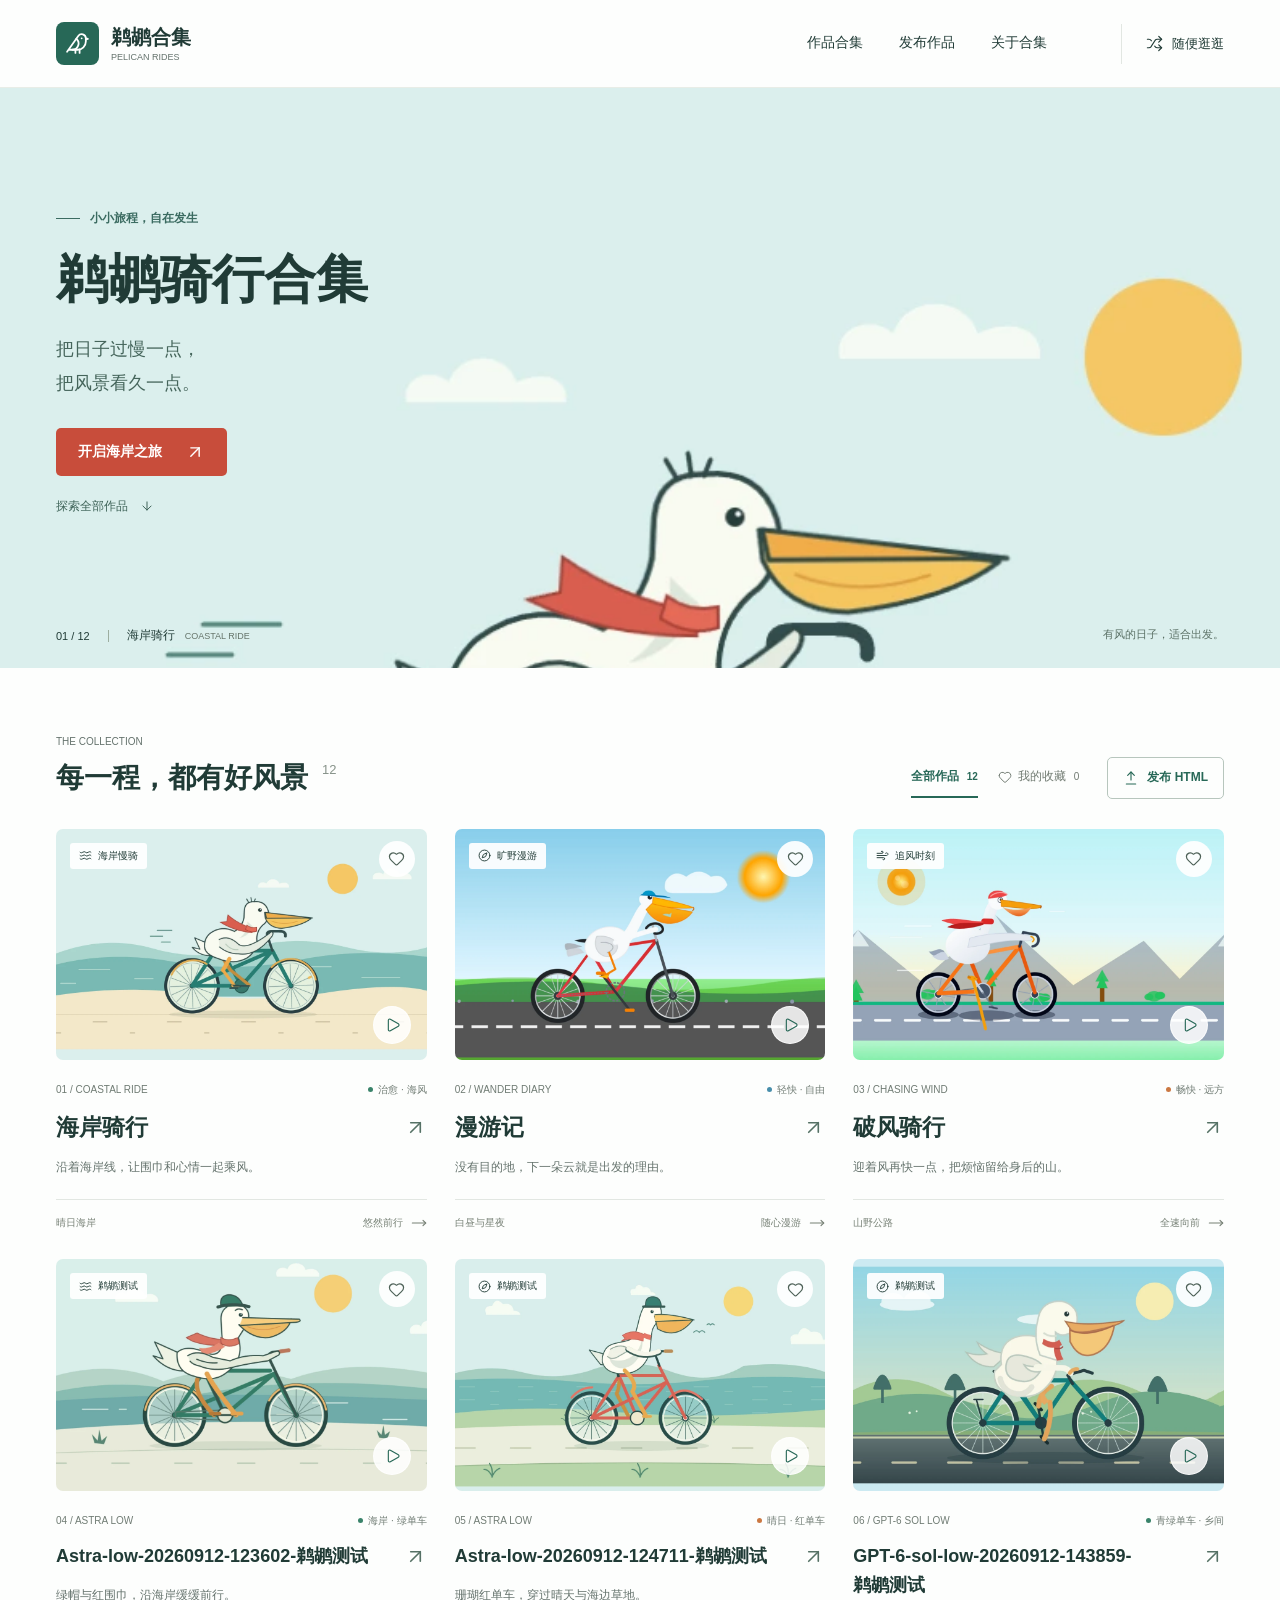
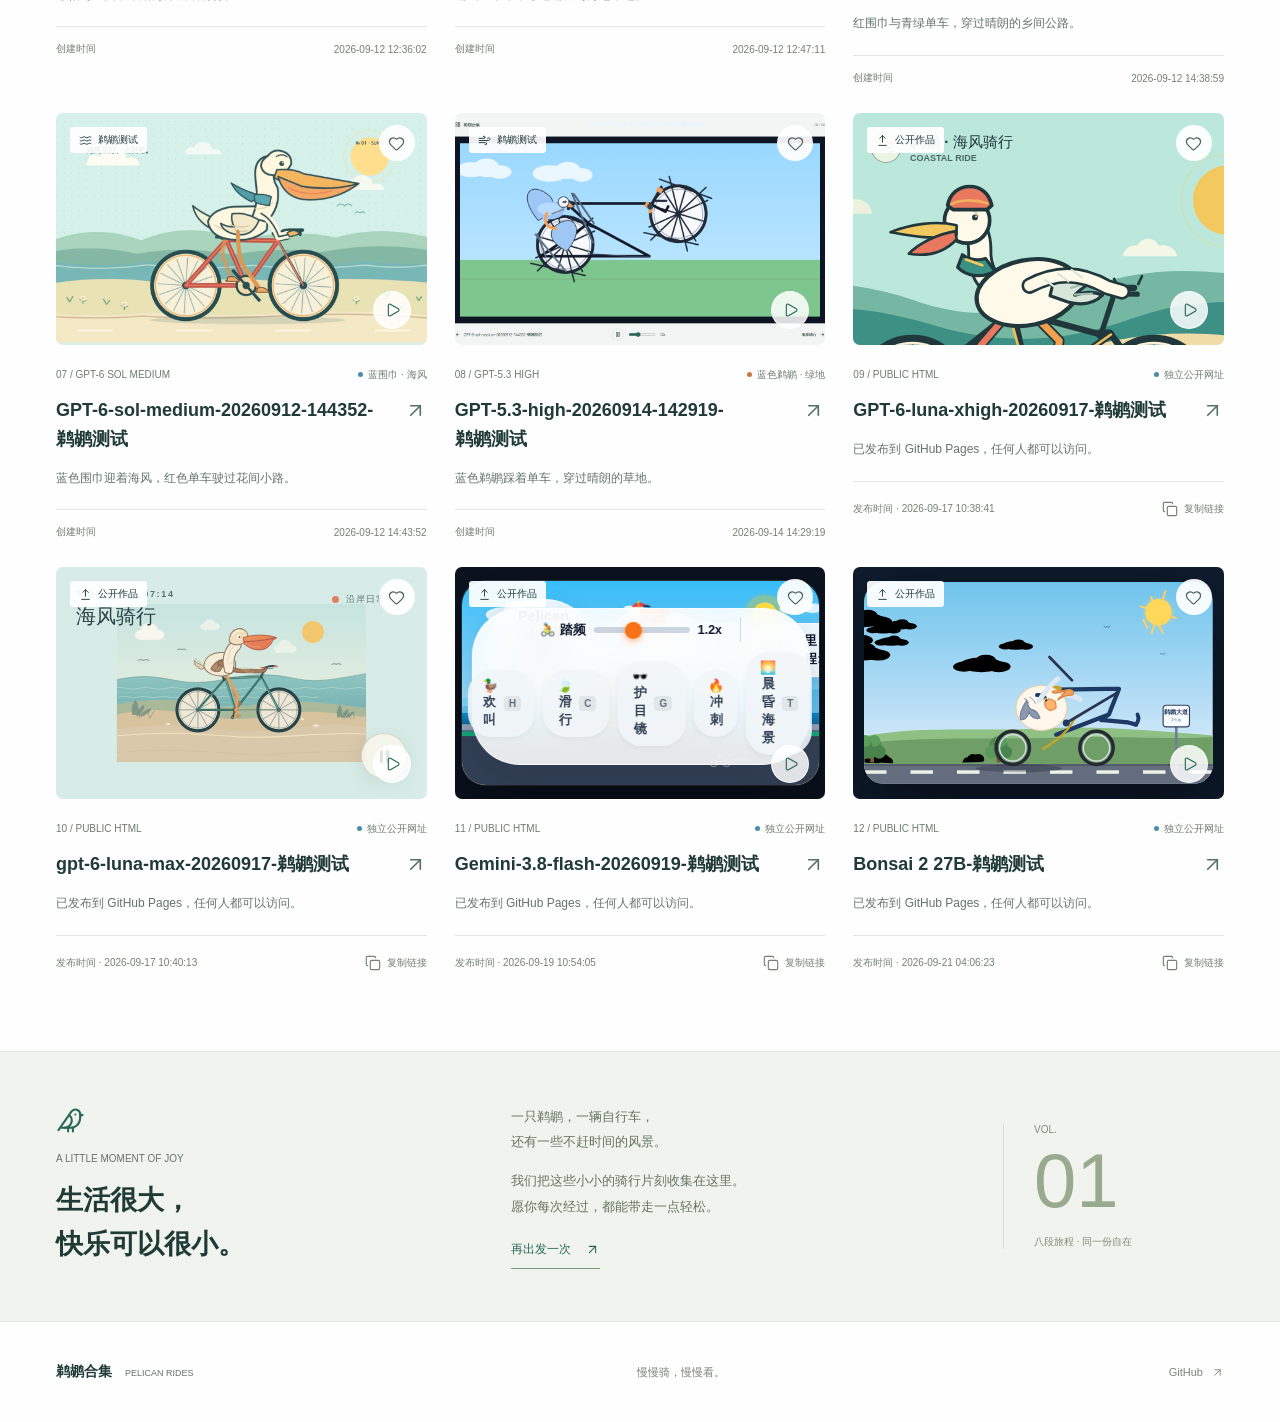
<file: index.html>
<!doctype html>
<html lang="zh-CN">
<head>
  <meta charset="UTF-8">
  <meta name="viewport" content="width=device-width, initial-scale=1">
  <meta name="description" content="鹈鹕骑行作品合集，可直接发布单文件 HTML，自动生成独立网址并加入公开作品列表。">
  <meta name="theme-color" content="#fdfefd">
  <meta property="og:title" content="鹈鹕合集 · Pelican Rides">
  <meta property="og:description" content="海风、旷野与自由。和鹈鹕一起，慢慢骑，慢慢看。">
  <meta property="og:type" content="website">
  <meta property="og:url" content="https://neptune-cross.github.io/pelican-rides/">
  <meta property="og:image" content="https://neptune-cross.github.io/pelican-rides/assets/coast.webp">
  <title>鹈鹕合集 · Pelican Rides</title>
  <link rel="icon" href="./assets/favicon.png" type="image/png">
  <link rel="stylesheet" href="./collection.css?v=20260917-token-guide">
  <script src="./assets/icons.js" defer></script>
  <script src="./collection.js?v=20260917-publish" defer></script>
</head>
<body>
  <a class="skip-link" href="#collection">跳转到作品合集</a>
  <header class="site-header">
    <div class="shell header-inner">
      <a class="brand" href="./index.html" aria-label="鹈鹕合集首页">
        <span class="brand-mark" data-icon="bird" aria-hidden="true"></span>
        <span class="brand-type">鹈鹕合集<span>PELICAN RIDES</span></span>
      </a>
      <nav class="primary-nav" aria-label="主导航"><a href="#collection">作品合集</a><button type="button" data-open-import>发布作品</button><a href="#about">关于合集</a></nav>
      <a class="random-link" href="./wander.html" data-random title="随机看一部作品" aria-label="随机看一部作品"><span data-icon="shuffle" aria-hidden="true"></span><span>随便逛逛</span></a>
    </div>
  </header>
  <main>
    <section class="hero" aria-labelledby="hero-title">
      <picture class="hero-art">
        <source media="(max-width: 760px)" srcset="./assets/hero-mobile.webp" width="800" height="1080">
        <source media="(max-width: 1100px)" srcset="./assets/hero-tablet.webp" width="1400" height="800">
        <img src="./assets/hero-desktop.webp" width="1800" height="680" alt="系着红围巾的白色鹈鹕，骑着绿色自行车经过晴朗的海岸" fetchpriority="high">
      </picture>
      <div class="shell hero-inner">
        <div class="hero-copy">
          <p class="eyebrow"><span class="short-line"></span>小小旅程，自在发生</p>
          <h1 id="hero-title">鹈鹕骑行合集</h1>
          <p class="hero-description">把日子过慢一点，<br>把风景看久一点。</p>
          <a class="button button-coral" href="./coast.html">开启海岸之旅<span data-icon="arrow-up-right" aria-hidden="true"></span></a>
          <a class="hero-explore" href="#collection">探索全部作品<span data-icon="arrow-down" aria-hidden="true"></span></a>
        </div>
        <div class="hero-caption"><span class="caption-index">01 / 08</span><span>海岸骑行<span class="caption-en">COASTAL RIDE</span></span></div>
        <span class="hero-side-note">有风的日子，适合出发。</span>
      </div>
    </section>
    <section class="collection shell" id="collection" aria-labelledby="collection-title">
      <div class="section-heading">
        <div><p class="eyebrow muted">THE COLLECTION</p><h2 id="collection-title">每一程，都有好风景<span class="work-count">08</span></h2></div>
        <div class="collection-tools">
          <div class="filters" role="group" aria-label="作品筛选" hidden>
            <button type="button" class="filter active" data-filter="all" aria-pressed="true">全部作品 <span id="all-count">8</span></button>
            <button type="button" class="filter" data-filter="saved" aria-pressed="false"><span data-icon="heart" aria-hidden="true"></span>我的收藏 <span id="saved-count">0</span></button>
          </div>
          <button type="button" class="import-button" data-open-import><span data-icon="file-up" aria-hidden="true"></span>发布 HTML</button>
        </div>
      </div>
      <div class="works-grid">
        <article class="work" data-work="coast">
          <div class="work-cover">
            <a href="./coast.html" tabindex="-1" aria-hidden="true"><img src="./assets/coast.webp" alt="" width="1200" height="750" loading="lazy"><span class="cover-enter"><span data-icon="play" aria-hidden="true"></span></span></a>
            <span class="work-label"><span data-icon="waves" aria-hidden="true"></span>海岸慢骑</span>
            <button type="button" class="save-button" data-save="coast" aria-label="收藏海岸骑行" aria-pressed="false" title="收藏海岸骑行" hidden><span data-icon="heart" aria-hidden="true"></span></button>
          </div>
          <div class="work-meta"><span>01 / COASTAL RIDE</span><span class="category-dot coast-dot"></span><span>治愈 · 海风</span></div>
          <a class="work-title" href="./coast.html"><h3>海岸骑行</h3><span data-icon="arrow-up-right" aria-hidden="true"></span></a>
          <p class="work-description">沿着海岸线，让围巾和心情一起乘风。</p>
          <div class="work-footer"><span>晴日海岸</span><span>悠然前行<span data-icon="move-right" aria-hidden="true"></span></span></div>
        </article>
        <article class="work" data-work="wander">
          <div class="work-cover">
            <a href="./wander.html" tabindex="-1" aria-hidden="true"><img src="./assets/wander.webp" alt="" width="1200" height="750" loading="lazy"><span class="cover-enter"><span data-icon="play" aria-hidden="true"></span></span></a>
            <span class="work-label"><span data-icon="compass" aria-hidden="true"></span>旷野漫游</span>
            <button type="button" class="save-button" data-save="wander" aria-label="收藏漫游记" aria-pressed="false" title="收藏漫游记" hidden><span data-icon="heart" aria-hidden="true"></span></button>
          </div>
          <div class="work-meta"><span>02 / WANDER DIARY</span><span class="category-dot wander-dot"></span><span>轻快 · 自由</span></div>
          <a class="work-title" href="./wander.html"><h3>漫游记</h3><span data-icon="arrow-up-right" aria-hidden="true"></span></a>
          <p class="work-description">没有目的地，下一朵云就是出发的理由。</p>
          <div class="work-footer"><span>白昼与星夜</span><span>随心漫游<span data-icon="move-right" aria-hidden="true"></span></span></div>
        </article>
        <article class="work" data-work="wind">
          <div class="work-cover">
            <a href="./wind.html" tabindex="-1" aria-hidden="true"><img src="./assets/wind.webp" alt="" width="1200" height="750" loading="lazy"><span class="cover-enter"><span data-icon="play" aria-hidden="true"></span></span></a>
            <span class="work-label"><span data-icon="wind" aria-hidden="true"></span>追风时刻</span>
            <button type="button" class="save-button" data-save="wind" aria-label="收藏破风骑行" aria-pressed="false" title="收藏破风骑行" hidden><span data-icon="heart" aria-hidden="true"></span></button>
          </div>
          <div class="work-meta"><span>03 / CHASING WIND</span><span class="category-dot wind-dot"></span><span>畅快 · 远方</span></div>
          <a class="work-title" href="./wind.html"><h3>破风骑行</h3><span data-icon="arrow-up-right" aria-hidden="true"></span></a>
          <p class="work-description">迎着风再快一点，把烦恼留给身后的山。</p>
          <div class="work-footer"><span>山野公路</span><span>全速向前<span data-icon="move-right" aria-hidden="true"></span></span></div>
        </article>
        <article class="work work-test" data-work="astra-low-20260912-123602">
          <div class="work-cover">
            <a href="./astra-low-20260912-123602.html" tabindex="-1" aria-hidden="true"><img src="./assets/astra-low-20260912-123602.webp" alt="" width="1200" height="750" loading="lazy"><span class="cover-enter"><span data-icon="play" aria-hidden="true"></span></span></a>
            <span class="work-label"><span data-icon="waves" aria-hidden="true"></span>鹈鹕测试</span>
            <button type="button" class="save-button" data-save="astra-low-20260912-123602" aria-label="收藏Astra-low-20260912-123602-鹈鹕测试" aria-pressed="false" title="收藏Astra-low-20260912-123602-鹈鹕测试" hidden><span data-icon="heart" aria-hidden="true"></span></button>
          </div>
          <div class="work-meta"><span>04 / ASTRA LOW</span><span class="category-dot coast-dot"></span><span>海岸 · 绿单车</span></div>
          <a class="work-title" href="./astra-low-20260912-123602.html"><h3>Astra-low-<wbr>20260912-123602-<wbr>鹈鹕测试</h3><span data-icon="arrow-up-right" aria-hidden="true"></span></a>
          <p class="work-description">绿帽与红围巾，沿海岸缓缓前行。</p>
          <div class="work-footer"><span>创建时间</span><time datetime="2026-09-12T12:36:02+08:00">2026-09-12 12:36:02</time></div>
        </article>
        <article class="work work-test" data-work="astra-low-20260912-124711">
          <div class="work-cover">
            <a href="./astra-low-20260912-124711.html" tabindex="-1" aria-hidden="true"><img src="./assets/astra-low-20260912-124711.webp" alt="" width="1200" height="750" loading="lazy"><span class="cover-enter"><span data-icon="play" aria-hidden="true"></span></span></a>
            <span class="work-label"><span data-icon="compass" aria-hidden="true"></span>鹈鹕测试</span>
            <button type="button" class="save-button" data-save="astra-low-20260912-124711" aria-label="收藏Astra-low-20260912-124711-鹈鹕测试" aria-pressed="false" title="收藏Astra-low-20260912-124711-鹈鹕测试" hidden><span data-icon="heart" aria-hidden="true"></span></button>
          </div>
          <div class="work-meta"><span>05 / ASTRA LOW</span><span class="category-dot wind-dot"></span><span>晴日 · 红单车</span></div>
          <a class="work-title" href="./astra-low-20260912-124711.html"><h3>Astra-low-<wbr>20260912-124711-<wbr>鹈鹕测试</h3><span data-icon="arrow-up-right" aria-hidden="true"></span></a>
          <p class="work-description">珊瑚红单车，穿过晴天与海边草地。</p>
          <div class="work-footer"><span>创建时间</span><time datetime="2026-09-12T12:47:11+08:00">2026-09-12 12:47:11</time></div>
        </article>
        <article class="work work-test" data-work="gpt-6-sol-low-20260912-143859">
          <div class="work-cover">
            <a href="./gpt-6-sol-low-20260912-143859.html" tabindex="-1" aria-hidden="true"><img src="./assets/gpt-6-sol-low-20260912-143859.webp" alt="" width="1200" height="750" loading="lazy"><span class="cover-enter"><span data-icon="play" aria-hidden="true"></span></span></a>
            <span class="work-label"><span data-icon="compass" aria-hidden="true"></span>鹈鹕测试</span>
            <button type="button" class="save-button" data-save="gpt-6-sol-low-20260912-143859" aria-label="收藏GPT-6-sol-low-20260912-143859-鹈鹕测试" aria-pressed="false" title="收藏GPT-6-sol-low-20260912-143859-鹈鹕测试" hidden><span data-icon="heart" aria-hidden="true"></span></button>
          </div>
          <div class="work-meta"><span>06 / GPT-6 SOL LOW</span><span class="category-dot coast-dot"></span><span>青绿单车 · 乡间</span></div>
          <a class="work-title" href="./gpt-6-sol-low-20260912-143859.html"><h3>GPT-6-sol-low-<wbr>20260912-143859-<wbr><span class="work-name-suffix">鹈鹕测试</span></h3><span data-icon="arrow-up-right" aria-hidden="true"></span></a>
          <p class="work-description">红围巾与青绿单车，穿过晴朗的乡间公路。</p>
          <div class="work-footer"><span>创建时间</span><time datetime="2026-09-12T14:38:59+08:00">2026-09-12 14:38:59</time></div>
        </article>
        <article class="work work-test" data-work="gpt-6-sol-medium-20260912-144352">
          <div class="work-cover">
            <a href="./gpt-6-sol-medium-20260912-144352.html" tabindex="-1" aria-hidden="true"><img src="./assets/gpt-6-sol-medium-20260912-144352.webp" alt="" width="1200" height="750" loading="lazy"><span class="cover-enter"><span data-icon="play" aria-hidden="true"></span></span></a>
            <span class="work-label"><span data-icon="waves" aria-hidden="true"></span>鹈鹕测试</span>
            <button type="button" class="save-button" data-save="gpt-6-sol-medium-20260912-144352" aria-label="收藏GPT-6-sol-medium-20260912-144352-鹈鹕测试" aria-pressed="false" title="收藏GPT-6-sol-medium-20260912-144352-鹈鹕测试" hidden><span data-icon="heart" aria-hidden="true"></span></button>
          </div>
          <div class="work-meta"><span>07 / GPT-6 SOL MEDIUM</span><span class="category-dot wander-dot"></span><span>蓝围巾 · 海风</span></div>
          <a class="work-title" href="./gpt-6-sol-medium-20260912-144352.html"><h3>GPT-6-sol-medium-<wbr>20260912-144352-<wbr><span class="work-name-suffix">鹈鹕测试</span></h3><span data-icon="arrow-up-right" aria-hidden="true"></span></a>
          <p class="work-description">蓝色围巾迎着海风，红色单车驶过花间小路。</p>
          <div class="work-footer"><span>创建时间</span><time datetime="2026-09-12T14:43:52+08:00">2026-09-12 14:43:52</time></div>
        </article>
        <article class="work work-test" data-work="gpt-5-3-high-20260914-142919">
          <div class="work-cover">
            <a href="./gpt-5-3-high-20260914-142919.html" tabindex="-1" aria-hidden="true"><img src="./assets/gpt-5-3-high-20260914-142919.png" alt="" width="1200" height="750" loading="lazy"><span class="cover-enter"><span data-icon="play" aria-hidden="true"></span></span></a>
            <span class="work-label"><span data-icon="wind" aria-hidden="true"></span>鹈鹕测试</span>
            <button type="button" class="save-button" data-save="gpt-5-3-high-20260914-142919" aria-label="收藏GPT-5.3-high-20260914-142919-鹈鹕测试" aria-pressed="false" title="收藏GPT-5.3-high-20260914-142919-鹈鹕测试" hidden><span data-icon="heart" aria-hidden="true"></span></button>
          </div>
          <div class="work-meta"><span>08 / GPT-5.3 HIGH</span><span class="category-dot wind-dot"></span><span>蓝色鹈鹕 · 绿地</span></div>
          <a class="work-title" href="./gpt-5-3-high-20260914-142919.html"><h3>GPT-5.3-high-<wbr>20260914-142919-<wbr><span class="work-name-suffix">鹈鹕测试</span></h3><span data-icon="arrow-up-right" aria-hidden="true"></span></a>
          <p class="work-description">蓝色鹈鹕踩着单车，穿过晴朗的草地。</p>
          <div class="work-footer"><span>创建时间</span><time datetime="2026-09-14T14:29:19+08:00">2026-09-14 14:29:19</time></div>
        </article>
      </div>
      <div class="empty-state" hidden><span data-icon="heart" aria-hidden="true"></span><h3 id="empty-title">还没有收藏的旅程</h3><button class="text-button" type="button" data-empty-action>看看全部作品<span data-icon="arrow-right" aria-hidden="true"></span></button></div>
    </section>
    <section class="about" id="about" aria-labelledby="about-title">
      <div class="shell about-inner">
        <div class="about-heading"><span data-icon="bird" aria-hidden="true"></span><p class="eyebrow muted">A LITTLE MOMENT OF JOY</p><h2 id="about-title">生活很大，<br>快乐可以很小。</h2></div>
        <div class="about-copy"><p>一只鹈鹕，一辆自行车，<br>还有一些不赶时间的风景。</p><p>我们把这些小小的骑行片刻收集在这里。<br>愿你每次经过，都能带走一点轻松。</p><a href="./wander.html" data-random class="text-button">再出发一次<span data-icon="arrow-up-right" aria-hidden="true"></span></a></div>
        <span class="about-edition">VOL.<strong>01</strong>八段旅程 · 同一份自在</span>
      </div>
    </section>
  </main>
  <footer class="site-footer shell"><a class="footer-brand" href="./index.html">鹈鹕合集<span>PELICAN RIDES</span></a><p>慢慢骑，慢慢看。</p><a href="https://github.com/Neptune-Cross/pelican-rides" target="_blank" rel="noopener noreferrer" class="source-link">GitHub<span data-icon="arrow-up-right" aria-hidden="true"></span></a></footer>
  <dialog class="import-dialog" id="import-dialog" aria-labelledby="import-title">
    <div class="dialog-panel">
      <header class="dialog-header"><div><p class="eyebrow muted">ADD TO COLLECTION</p><h2 id="import-title">添加鹈鹕 HTML</h2></div><button class="icon-button" type="button" data-close-import aria-label="关闭发布窗口" title="关闭"><span data-icon="x" aria-hidden="true"></span></button></header>
      <div class="import-mode" role="group" aria-label="作品保存方式">
        <button type="button" class="active" data-import-mode="public" aria-pressed="true">公开发布</button>
        <button type="button" data-import-mode="local" aria-pressed="false">仅存本机</button>
      </div>
      <p class="dialog-copy" id="import-mode-copy">发布后会生成独立网址，任何人都可以访问和分享。</p>
      <div class="github-auth" id="github-auth">
        <label for="github-token">GitHub 细粒度 Token</label>
        <input id="github-token" type="password" autocomplete="off" autocapitalize="off" spellcheck="false" placeholder="github_pat_...">
        <ol class="token-checklist">
          <li><strong>Repository access</strong> 选择 Only select repositories，再选择 <strong>pelican-rides</strong></li>
          <li><strong>Repository permissions</strong> 中将 Contents 设为 <strong>Read and write</strong></li>
        </ol>
        <a href="https://github.com/settings/personal-access-tokens/new?name=Pelican+Publisher&amp;description=Publish+HTML+files+to+pelican-rides&amp;target_name=Neptune-Cross&amp;expires_in=30&amp;contents=write" target="_blank" rel="noopener noreferrer">按要求创建 Token<span data-icon="arrow-up-right" aria-hidden="true"></span></a>
      </div>
      <label class="drop-zone" data-drop-zone>
        <input id="html-upload" type="file" accept=".html,.htm,text/html" multiple>
        <span data-icon="file-up" aria-hidden="true"></span>
        <strong>选择或拖入 HTML 文件</strong>
        <span>支持一次导入多个单文件作品，单个文件不超过 20 MB</span>
      </label>
      <div class="import-list" id="import-list" aria-label="待导入作品" hidden></div>
      <div class="import-progress" id="import-progress" role="status" aria-live="polite"></div>
      <p class="storage-note"><span data-icon="hard-drive" aria-hidden="true"></span><span id="storage-note-text">作品将提交到 GitHub，并在 Pages 发布后生成公开网址。</span></p>
      <div class="dialog-actions">
        <button class="dialog-button secondary" type="button" data-close-import>取消</button>
        <button class="dialog-button primary" type="button" data-confirm-import disabled>公开发布</button>
      </div>
    </div>
  </dialog>
  <dialog class="upload-viewer" id="upload-viewer" aria-labelledby="upload-viewer-title">
    <div class="upload-viewer-shell">
      <header class="upload-viewer-header">
        <button class="viewer-action viewer-back" type="button" data-close-viewer><span data-icon="arrow-left" aria-hidden="true"></span><span>返回合集</span></button>
        <h2 id="upload-viewer-title"></h2>
        <div class="upload-viewer-actions">
          <button class="icon-button" type="button" data-toggle-upload aria-label="暂停动画" title="暂停动画"><span data-icon="pause" aria-hidden="true"></span></button>
          <button class="icon-button" type="button" data-restart-upload aria-label="重新播放" title="重新播放"><span data-icon="rotate-cw" aria-hidden="true"></span></button>
          <button class="icon-button" type="button" data-download-upload aria-label="下载原文件" title="下载原文件"><span data-icon="download" aria-hidden="true"></span></button>
          <button class="icon-button danger" type="button" data-delete-upload aria-label="删除作品" title="删除作品"><span data-icon="trash-2" aria-hidden="true"></span></button>
        </div>
      </header>
      <iframe id="upload-frame" title="本地上传作品" sandbox="allow-scripts"></iframe>
    </div>
  </dialog>
  <p class="toast" role="status" aria-live="polite" aria-atomic="true"></p>
</body>
</html>
</file>
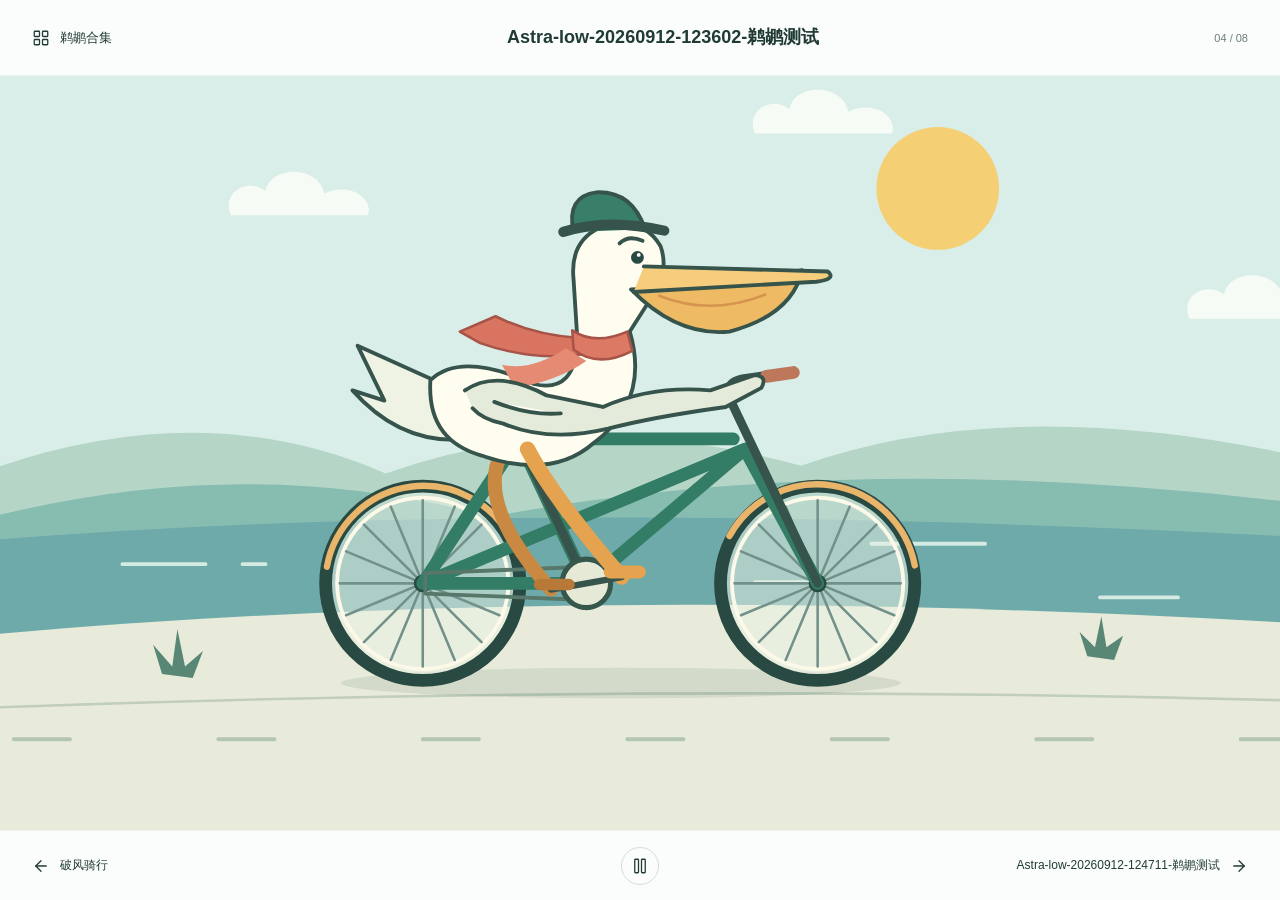
<file: astra-low-20260912-123602.html>
<!doctype html>
<html lang="zh-CN">
<head>
<meta charset="UTF-8">
<meta name="viewport" content="width=device-width,initial-scale=1">
<title>Astra-low-20260912-123602-鹈鹕测试 · 鹈鹕合集</title>
<link rel="icon" href="./assets/favicon.png" type="image/png">
<link rel="stylesheet" href="./viewer.css?v=20260912-sol">
<script src="./assets/icons.js" defer></script>
<script src="./viewer.js?v=20260912-sol-low" defer></script>
<script>if(new URLSearchParams(location.search).has('embed'))document.documentElement.setAttribute('data-embed','1')</script>
<style>
*{box-sizing:border-box}body{margin:0;background:#d9eee9;color:#244b47;font-family:"Microsoft YaHei",sans-serif}main{min-height:100svh;display:flex;flex-direction:column;overflow:hidden}header{padding:32px 6%;display:flex;align-items:center;justify-content:space-between;gap:24px}h1{font-size:24px;margin:0;font-weight:500;letter-spacing:0}header span{font-size:12px;letter-spacing:0}svg.scene{display:block;width:100%;flex:1;min-height:380px;max-height:calc(100svh - 145px)}footer{display:flex;justify-content:space-between;align-items:center;padding:18px 6%;font-size:12px}button{background:transparent;color:#244b47;border:1px solid #244b4750;border-radius:50%;width:42px;height:42px;cursor:pointer;font-size:18px}button:hover{background:#fff8}button:focus-visible{outline:3px solid #d67860;outline-offset:4px}.clouds{animation:drift 40s linear infinite}.road{animation:road 1.2s linear infinite}.wheel{animation:spin 1.2s linear infinite}.rider{animation:bob .6s ease-in-out infinite alternate}.scarf{animation:flap .6s ease-in-out infinite alternate;transform-origin:535px 300px}.wing{animation:wing .6s ease-in-out infinite alternate;transform-origin:482px 351px}.paused *{animation-play-state:paused!important}@keyframes spin{to{transform:rotate(360deg)}}@keyframes drift{to{transform:translateX(-120px)}}@keyframes road{to{transform:translateX(-160px)}}@keyframes bob{to{transform:translateY(-3px) rotate(.35deg)}}@keyframes flap{to{transform:rotate(7deg)}}@keyframes wing{to{transform:rotate(-3deg)}}@media(max-width:600px){header{padding-top:24px}h1{font-size:20px}header span{display:none}svg.scene{min-height:400px}footer{padding-bottom:24px}}@media(prefers-reduced-motion:reduce){.clouds,.road,.wheel,.rider,.scarf,.wing{animation-play-state:paused}}
</style>
</head>
<body>
<main class="imported-artwork">
<header><h1>Astra-low-20260912-123602-鹈鹕测试</h1><span>海风正好，慢慢向前。</span></header>
<svg class="scene" viewBox="170 80 880 590" role="img" aria-labelledby="sceneTitle sceneDesc" xmlns="http://www.w3.org/2000/svg">
<title id="sceneTitle">鹈鹕骑自行车的二维动画</title><desc id="sceneDesc">一只戴绿色帽子、系珊瑚红围巾的白色鹈鹕，骑着绿色自行车沿海岸前行，车轮旋转，双脚踩动踏板，云朵和路面向后移动。</desc>
<defs>
 <g id="cloud" fill="#f6fbf5"><path d="M0 25C-8 7 13-5 27 6C31-15 69-14 73 8C94-2 112 13 107 25Z"/></g>
 <g id="spokes" stroke="#73918b" stroke-width="2"><path d="M-65 0H65M0-65V65M-46-46L46 46M-46 46L46-46M-60-25L60 25M-25-60L25 60M-60 25L60-25M-25 60L25-60"/><circle r="7" fill="#294943" stroke="none"/></g>
</defs>
<circle cx="843" cy="168" r="48" fill="#f5cf74"/>
<g class="clouds"><use href="#cloud" x="290" y="164"/><use href="#cloud" x="700" y="100"/><use href="#cloud" x="1040" y="245"/></g>
<path d="M80 396Q260 325 411 391Q563 337 736 385Q912 322 1170 388V500H80Z" fill="#b5d5c7"/>
<path d="M80 431Q296 371 493 425Q794 368 1170 420V530H80Z" fill="#87bcb1"/>
<path d="M80 445Q519 407 1170 443V550H80Z" fill="#6eaaa9"/>
<g fill="none" stroke="#d4eae2" stroke-width="3" stroke-linecap="round"><path d="M205 462h65m29 0h18m474-16h89m-180 30h55m215 12h61"/></g>
<path d="M80 519Q570 473 1170 511V680H80Z" fill="#e8ebd9"/>
<path d="M80 575Q628 554 1170 570" fill="none" stroke="#c0ceba" stroke-width="2"/>
<g class="road" stroke="#b3c6b0" stroke-width="3" stroke-linecap="round"><path d="M120 599h44m116 0h44m116 0h44m116 0h44m116 0h44m116 0h44m116 0h44m116 0h44"/></g>
<ellipse cx="595" cy="555" rx="219" ry="12" fill="#244b47" opacity=".1"/>
<!-- 车轮围绕各自轮轴旋转，脚部由同一时间轴驱动。 -->
<g stroke-linecap="round" stroke-linejoin="round">
 <g transform="translate(440 477)"><circle r="76" fill="#ecf3e580" stroke="#294943" stroke-width="10"/><circle r="67" fill="none" stroke="#fcf9e9" stroke-width="3"/><g class="wheel"><use href="#spokes"/></g></g>
 <g transform="translate(749 477)"><circle r="76" fill="#ecf3e580" stroke="#294943" stroke-width="10"/><circle r="67" fill="none" stroke="#fcf9e9" stroke-width="3"/><g class="wheel"><use href="#spokes"/></g></g>
 <path d="M365 464A77 77 0 0 1 510 444M680 440A78 78 0 0 1 825 463" fill="none" stroke="#e9b56b" stroke-width="5"/>
 <path d="M440 477L515 364L568 477H440L692 372L568 477M692 372L749 477M515 364H683" fill="none" stroke="#337c65" stroke-width="10"/>
 <path d="M568 477L508 349M749 477L680 332Q676 320 690 317L719 313" fill="none" stroke="#36544c" stroke-width="7"/>
 <path d="M483 350H531" stroke="#294943" stroke-width="12"/><path d="M709 315L730 312" stroke="#bd785c" stroke-width="10"/>
 <path d="M442 469L568 464A14 14 0 0 1 568 490L442 485Z" fill="none" stroke="#56776a" stroke-width="3"/>
 <circle cx="568" cy="477" r="19" fill="#e5e9d6" stroke="#35574c" stroke-width="4"/>
 <path id="farLeg" fill="none" stroke="#c98942" stroke-width="11"/>
 <g class="rider">
  <path d="M451 319L389 291L410 334L385 326Q424 370 477 364" fill="#eef3e4" stroke="#36544c" stroke-width="3"/>
  <path d="M446 318Q470 295 527 321Q560 329 561 286L558 239Q555 210 578 199Q611 188 626 213Q634 235 616 258L602 280Q618 334 574 367Q541 396 486 377Q443 365 446 318Z" fill="#fffdf0" stroke="#36544c" stroke-width="3"/>
  <path d="M603 247Q678 244 737 232Q729 267 680 280Q639 284 603 247Z" fill="#efba64" stroke="#36544c" stroke-width="3"/>
  <path d="M613 229L757 233Q764 239 748 241L605 249" fill="#f6cd7d" stroke="#36544c" stroke-width="3"/>
  <path d="M625 252Q665 268 708 251" fill="none" stroke="#d6954f" stroke-width="2"/>
  <circle cx="608" cy="222" r="5" fill="#294943"/><circle cx="609" cy="220" r="1.5" fill="white"/>
  <path d="M594 211Q601 204 612 209" fill="none" stroke="#36544c" stroke-width="3"/>
  <path d="M558 202Q552 174 576 171Q604 170 614 200" fill="#397e69" stroke="#36544c" stroke-width="3"/>
  <path d="M550 202Q584 191 629 201" fill="none" stroke="#36544c" stroke-width="8"/>
  <g class="scarf"><path d="M563 285Q527 283 497 268L469 280L485 289Q525 303 564 298" fill="#d97461" stroke="#a75348" stroke-width="2"/><path d="M552 293Q525 311 502 306L512 324Q545 319 568 303" fill="#e58a73"/></g>
  <path d="M557 279Q575 291 600 280L604 295Q577 309 558 294Z" fill="#dc7964" stroke="#a75348" stroke-width="2"/>
  <path class="wing" d="M473 326Q498 309 537 330L581 339Q619 322 665 326L700 314Q710 315 705 324L677 339Q619 347 585 356Q539 367 503 352Q487 349 479 340M496 335Q524 346 548 344" fill="#e4ebdb" stroke="#36544c" stroke-width="3"/>
 </g>
 <path id="nearLeg" fill="none" stroke="#e5a34f" stroke-width="12"/>
 <path id="crank" stroke="#36544c" stroke-width="5"/>
 <path id="farFoot" stroke="#b87938" stroke-width="9"/>
 <path id="nearFoot" stroke="#e5a34f" stroke-width="10"/>
</g>
<g fill="#588775"><path d="M236 548l-7-23 15 17 4-29 6 29 14-12-8 21Z"/><path d="M960 534l-6-19 12 12 5-24 4 24 13-9-7 19Z"/></g>
</svg>
<footer><span>一路向海</span><button id="toggle" type="button" title="暂停动画" aria-label="暂停动画">Ⅱ</button></footer>
</main>
<script>
const motion = matchMedia('(prefers-reduced-motion: reduce)');
const button = document.getElementById('toggle');
const parts = Object.fromEntries(['nearLeg','farLeg','nearFoot','farFoot','crank'].map(id => [id,document.getElementById(id)]));
let paused = motion.matches, elapsed = 0, previous = null;
function render(t) {
 const angle = t / 1200 * Math.PI * 2;
 const x = 568 + Math.cos(angle) * 28, y = 477 + Math.sin(angle) * 28;
 const bx = 1136 - x, by = 954 - y;
 parts.nearLeg.setAttribute('d',`M522 372 Q${530 + Math.cos(angle)*12} 410 ${x} ${y}`);
 parts.farLeg.setAttribute('d',`M503 373 Q${491 - Math.cos(angle)*12} 413 ${bx} ${by}`);
 parts.crank.setAttribute('d',`M${bx} ${by}L${x} ${y}`);
 parts.nearFoot.setAttribute('d',`M${x-9} ${y-4}l23 0`);
 parts.farFoot.setAttribute('d',`M${bx-9} ${by-4}l23 0`);
}
function sync(){document.body.classList.toggle('paused',paused);button.textContent=paused?'▷':'Ⅱ';button.title=button.ariaLabel=paused?'播放动画':'暂停动画';}
button.addEventListener('click',()=>{paused=!paused;sync();});
motion.addEventListener('change',e=>{paused=e.matches;sync();});
function frame(now){if(previous!==null && !paused)elapsed+=Math.min(now-previous,50);previous=now;render(elapsed);requestAnimationFrame(frame);}
sync();requestAnimationFrame(frame);
</script>
</body>
</html>
</file>
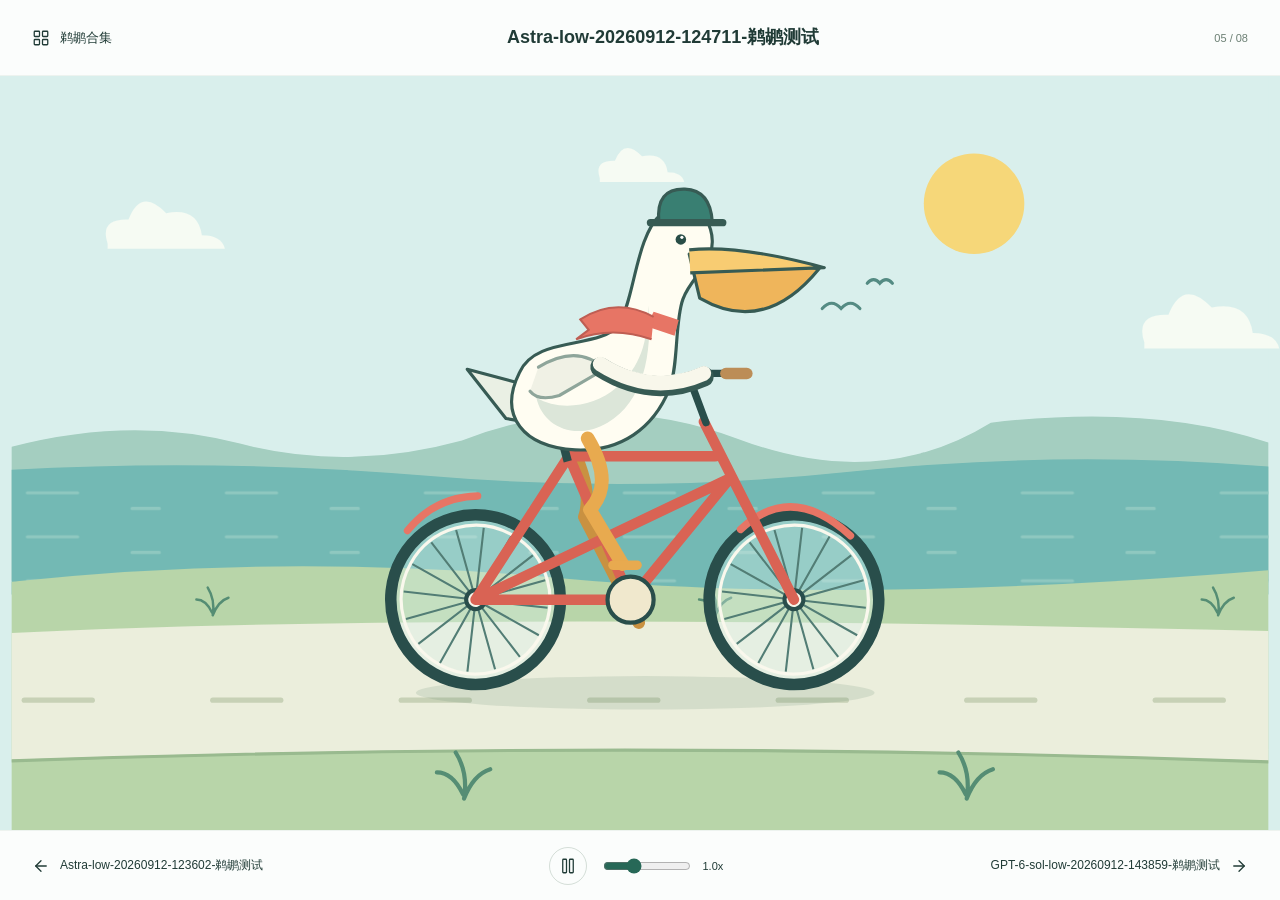
<file: astra-low-20260912-124711.html>
<!doctype html>
<html lang="zh-CN">
<head>
<meta charset="utf-8">
<meta name="viewport" content="width=device-width,initial-scale=1">
<title>Astra-low-20260912-124711-鹈鹕测试 · 鹈鹕合集</title>
<link rel="icon" href="./assets/favicon.png" type="image/png">
<link rel="stylesheet" href="./viewer.css?v=20260912-sol">
<script src="./assets/icons.js" defer></script>
<script src="./viewer.js?v=20260912-sol-low" defer></script>
<script>if(new URLSearchParams(location.search).has('embed'))document.documentElement.setAttribute('data-embed','1')</script>
<style>
*{box-sizing:border-box}body{margin:0;background:#d9efec;color:#254c49;font-family: 'Microsoft YaHei',sans-serif}main{min-height:100svh;display:grid;grid-template-rows:auto 1fr auto;overflow:hidden}header,footer{padding:24px 5%;display:flex;justify-content:space-between;align-items:center;gap:20px}h1{font-size:22px;font-weight:500;margin:0;letter-spacing:0}header span,footer{font-size:12px}header span{border-left:1px solid #88ada7;padding-left:15px}section{display:flex;align-items:center;justify-content:center;min-height:0}svg{display:block;width:100%;max-height:78svh;aspect-ratio:1200/720}button{border:1px solid #8fb9b1;background:transparent;color:inherit;width:42px;height:42px;border-radius:50%;cursor:pointer;font-size:18px}button:hover{background:#c1e2da}button:focus-visible{outline:3px solid #e97966;outline-offset:4px}.controls{display:flex;gap:16px;align-items:center}input{width:95px;accent-color:#397f72}label{display:flex;align-items:center;gap:10px}.small{font-size:11px;letter-spacing:0}@media(max-width:600px){header,footer{padding:20px 6%}header span{display:none}h1{font-size:19px}svg{width:160%;max-width:none;flex-shrink:0}footer{flex-wrap:wrap}.small{font-size:10px}}
</style>
</head>
<body>
<main class="imported-artwork">
<header><h1>Astra-low-20260912-124711-鹈鹕测试</h1><span>海风 · 晴天 · 慢慢来</span></header>
<section aria-label="鹈鹕骑着珊瑚红自行车，在海岸公路上前行的二维动画">
<svg id="scene" viewBox="0 0 1200 720" xmlns="http://www.w3.org/2000/svg" role="img" aria-labelledby="title desc">
<title id="title">海边骑自行车的鹈鹕</title><desc id="desc">白色鹈鹕戴着绿色帽子和红色围巾，在晴朗的海岸踩着自行车。</desc>
<defs>
 <pattern id="water" width="190" height="42" patternUnits="userSpaceOnUse"><path d="M15 20h48m52 15h26" fill="none" stroke="#8fc8c0" stroke-width="3" stroke-linecap="round"/></pattern>
 <g id="cloud" fill="#f6fbf3"><path d="M0 30Q-8 6 20 7Q32-24 56 1Q86-5 90 22Q109 22 112 35H0Z"/></g>
 <g id="wheel"><circle r="81" fill="#d9efec" fill-opacity=".35" stroke="#294e4b" stroke-width="11"/><circle r="71" fill="none" stroke="#faf8ed" stroke-width="3"/><g stroke="#527d75" stroke-width="2"><path d="M-69 0H69M0-69V69M-49-49l98 98M-49 49l98-98M-64-26l128 52M-26-64l52 128M-64 26l128-52M-26 64l52-128"/></g><circle r="9" fill="#f5f5e9" stroke="#294e4b" stroke-width="4"/></g>
 <g id="plant" stroke="#558d74" stroke-width="4" fill="none" stroke-linecap="round"><path d="M0 0q4-25-8-44M0 0q9-23 25-28M-1-4q-10-21-25-21"/></g>
</defs>
<path fill="#d9efec" d="M0 0h1200v720H0z"/>
<circle cx="919" cy="122" r="48" fill="#f6d779"/>
<g id="clouds"><use href="#cloud" x="100" y="130"/><use href="#cloud" transform="translate(570 76) scale(.72)"/><use href="#cloud" transform="translate(1090 220) scale(1.15)"/></g>
<path d="M0 354Q115 324 218 351T430 348Q562 297 695 347T935 331Q1090 313 1200 350V482H0Z" fill="#a4cec0"/>
<path d="M0 376Q200 365 400 382T800 378T1200 373V495H0Z" fill="#73b9b4"/>
<path d="M0 390H1200V490H0Z" fill="url(#water)"/>
<g fill="none" stroke="#548b83" stroke-width="3" stroke-linecap="round"><path d="M774 222q9-10 18 0q9-10 18 0M817 198q6-7 12 0q6-7 12 0"/></g>
<path d="M0 483Q260 455 530 480T1200 472V720H0Z" fill="#b8d5a9"/>
<path d="M0 532Q430 511 1200 530V655Q600 632 0 653Z" fill="#ebeedc"/>
<path d="M0 654Q600 633 1200 655" fill="none" stroke="#99ba8f" stroke-width="3"/>
<g id="road" stroke="#c7d1b6" stroke-width="5" stroke-linecap="round"></g>
<g id="plants"></g>
<ellipse cx="605" cy="589" rx="219" ry="16" fill="#60866d" opacity=".16"/>
<g id="rider">
 <g transform="translate(443 499)"><g id="rear"><use href="#wheel"/></g></g>
 <g transform="translate(747 499)"><g id="front"><use href="#wheel"/></g></g>
 <path d="M445 400Q404 401 378 433M696 432Q745 386 801 438" stroke="#e77565" stroke-width="7" fill="none" stroke-linecap="round"/>
 <path id="farLeg" d="" stroke="#c99141" stroke-width="12" fill="none" stroke-linecap="round" stroke-linejoin="round"/>
 <g stroke="#d96354" stroke-width="10" stroke-linejoin="round" stroke-linecap="round" fill="none"><path d="M443 499l89-137 59 137H443l243-116-95 116M661 329l86 170M532 362h140"/></g>
 <path d="M531 367l-10-38" stroke="#294e4b" stroke-width="8"/><path d="M492 329h55" stroke="#294e4b" stroke-width="13" stroke-linecap="round"/>
 <path d="M663 330l-12-32q-4-13 10-15h35" stroke="#294e4b" stroke-width="7" fill="none" stroke-linecap="round"/>
 <path d="M682 283h20" stroke="#bc8d57" stroke-width="11" stroke-linecap="round"/>
 <circle cx="591" cy="499" r="22" fill="#f0e8cd" stroke="#294e4b" stroke-width="4"/>
 <g id="crank" stroke="#294e4b" stroke-width="6" stroke-linecap="round"></g>
 <g id="bird">
  <path d="M491 294l-56-15 37 47 39 7" fill="#eaf0e4" stroke="#375b54" stroke-width="3" stroke-linejoin="round"/>
  <path d="M485 282c-21 42 4 71 53 74 44 2 75-21 90-58 9-23 5-64 13-86 8-22 29-32 28-56-1-30-30-42-49-25-24 21-25 80-40 105-18 25-79 10-95 46Z" fill="#fffdf2" stroke="#375b54" stroke-width="3"/>
  <path d="M608 218c-1 36-7 58-31 79-20 17-53 23-76 9 6 28 37 42 68 24 34-20 43-65 39-112" fill="#dce6d9"/>
  <path d="M503 277q38-23 63 2l-43 25q-20 6-28-4" fill="#f0f1e5" stroke="#8ea59a" stroke-width="3" stroke-linecap="round"/>
  <path d="M562 277q49 31 99 9" fill="none" stroke="#375b54" stroke-width="19" stroke-linecap="round"/>
  <path d="M562 274q49 31 99 9" fill="none" stroke="#f8f7eb" stroke-width="14" stroke-linecap="round"/>
  <path d="M647 169l124 14q-52 64-114 28Z" fill="#efb55b" stroke="#375b54" stroke-width="3" stroke-linejoin="round"/>
  <path d="M647 165q48-5 129 17l-128 5" fill="#f8cc72" stroke="#375b54" stroke-width="3" stroke-linejoin="round"/>
  <circle cx="639" cy="155" r="5" fill="#284d47"/><circle cx="640" cy="153" r="1.5" fill="white"/>
  <path d="M618 138q-3-32 25-31 24 1 26 31Z" fill="#397f72" stroke="#375b54" stroke-width="3"/>
  <path d="M610 139h69" stroke="#375b54" stroke-width="7" stroke-linecap="round"/>
  <path d="M613 224l24 8-4 15-27-9Z" fill="#e77565"/>
  <path id="scarf" d="M613 229Q572 210 543 225l8 10-12 9q35-13 72 0" fill="#e77565" stroke="#bf5e53" stroke-width="2"/>
 </g>
 <path id="nearLeg" d="" stroke="#e8aa4f" stroke-width="13" fill="none" stroke-linecap="round" stroke-linejoin="round"/>
 <path id="foot" d="" stroke="#e8aa4f" stroke-width="9" fill="none" stroke-linecap="round"/>
</g>
</svg>
</section>
<footer><span class="small">海岸漫游 / 01</span><div class="controls"><label><span>速度</span><input id="speed" type="range" min="0.4" max="2" value="1" step="0.1" aria-label="骑行速度"></label><button id="pause" title="暂停动画" aria-label="暂停动画">Ⅱ</button></div></footer>
</main>
<script>
const ns='http://www.w3.org/2000/svg';
const el=id=>document.getElementById(id);
const road=el('road'), plants=el('plants');
for(let i=0;i<9;i++){const p=document.createElementNS(ns,'path');p.setAttribute('d',`M${i*180} 596h65`);road.appendChild(p);}
for(let i=0;i<7;i++){const p=document.createElementNS(ns,'use');p.setAttribute('href','#plant');plants.appendChild(p);}
let running=!matchMedia('(prefers-reduced-motion: reduce)').matches,time=0,last=null;
const button=el('pause');
function sync(){button.textContent=running?'Ⅱ':'▷';button.title=running?'暂停动画':'播放动画';button.setAttribute('aria-label',button.title);}
button.addEventListener('click',()=>{running=!running;sync();});sync();
function draw(){
 const a=time*3.7, bob=Math.sin(a*2)*2;
 el('rider').setAttribute('transform',`translate(0 ${bob})`);
 el('rear').setAttribute('transform',`rotate(${a*180/Math.PI})`);
 el('front').setAttribute('transform',`rotate(${a*180/Math.PI})`);
 const x=591+29*Math.cos(a),y=499+29*Math.sin(a),fx=1182-x,fy=998-y;
 el('crank').setAttribute('d',`M${fx} ${fy}L${x} ${y}m-11 0h22M${fx-11} ${fy}h22`);
 // 用两段腿部折线连接髋部和旋转脚踏，保持脚掌始终跟随踏板。
 el('nearLeg').setAttribute('d',`M550 345Q${580+15*Math.cos(a)} 388 ${557+18*Math.cos(a)} 413L${x} ${y-6}`);
 el('farLeg').setAttribute('d',`M531 345Q${552-15*Math.cos(a)} 394 ${542-18*Math.cos(a)} 420L${fx} ${fy-6}`);
 el('foot').setAttribute('d',`M${x-9} ${y-5}h23`);
 el('scarf').setAttribute('d',`M613 229Q577 ${210+Math.sin(a*1.4)*7} 543 ${225+Math.sin(a*1.4+1)*8}l8 10-12 9q35-13 72 0`);
 road.setAttribute('transform',`translate(${-time*140%180} 0)`);
 [...plants.children].forEach((p,i)=>p.setAttribute('transform',`translate(${((i*240-time*140)%1680+1680)%1680-120} ${i%2?690:515}) scale(${i%2?1:.6})`));
 el('clouds').setAttribute('transform',`translate(${-time*7%1300} 0)`);
}
function frame(now){if(last!==null&&running)time+=Math.min((now-last)/1000,.05)*Number(el('speed').value);last=now;draw();requestAnimationFrame(frame);}requestAnimationFrame(frame);
</script>
</body>
</html>
</file>
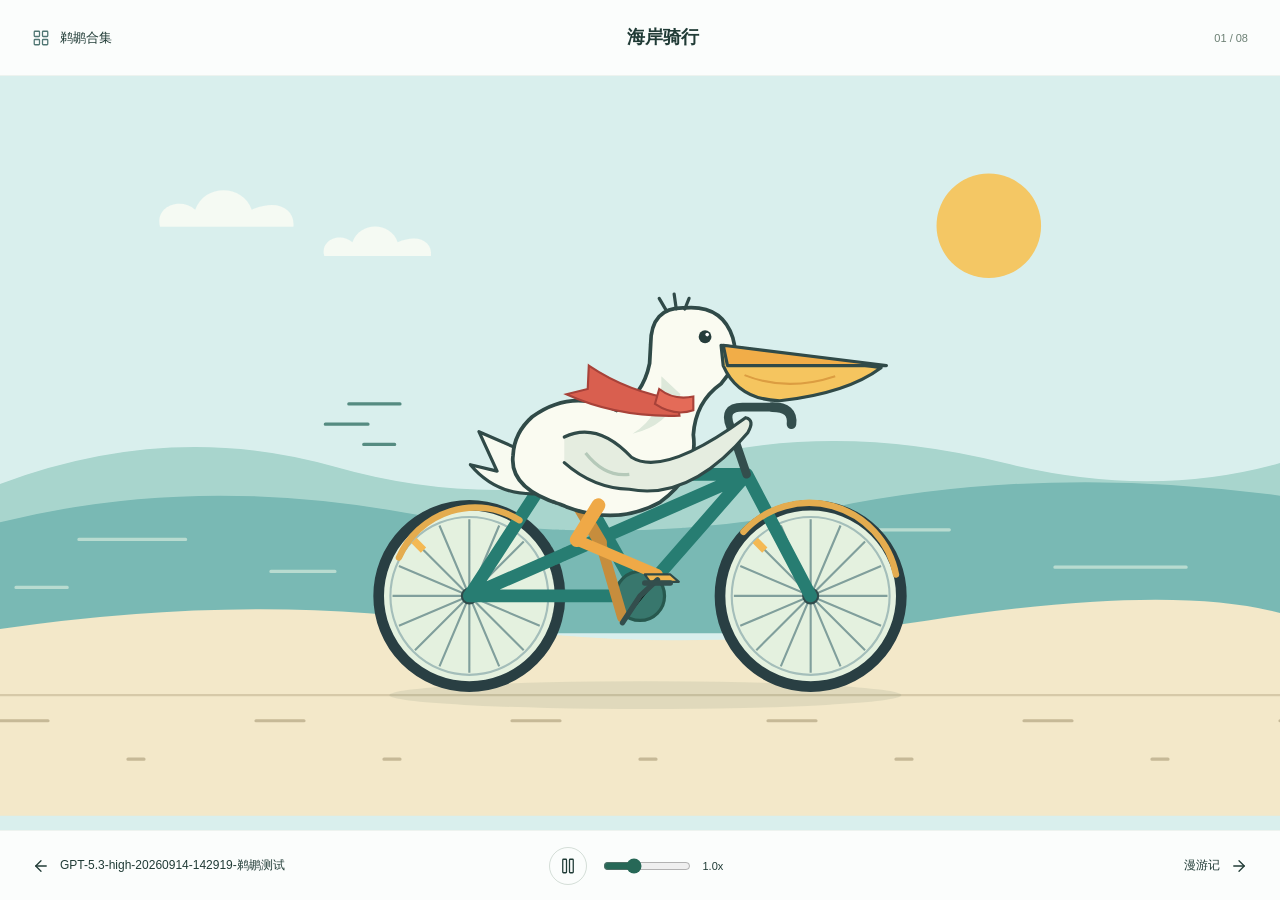
<file: coast.html>
<!doctype html>
<html lang="zh-CN">
<head>
<meta charset="UTF-8">
<meta name="viewport" content="width=device-width, initial-scale=1">
<title>海岸骑行 · 鹈鹕合集</title>
<link rel="icon" href="./assets/favicon.png" type="image/png">
<link rel="stylesheet" href="./viewer.css?v=20260912-sol">
<script src="./assets/icons.js" defer></script>
<script src="./viewer.js?v=20260912-sol-low" defer></script>
<style>
*{box-sizing:border-box}html,body{margin:0;min-height:100%;background:#d9efed;color:#243d3e;font-family:Georgia,'Microsoft YaHei',serif}body{min-height:100svh;display:flex;flex-direction:column}header{padding:32px 6% 0;display:flex;align-items:center;justify-content:space-between;gap:20px}.heading{display:flex;align-items:center;gap:12px}h1{font-size:24px;font-weight:500;margin:0}header span{font:12px 'Microsoft YaHei',sans-serif;letter-spacing:0;color:#507673}.scene{flex:1;display:flex;align-items:center;overflow:hidden}.scene svg{display:block;width:100%;max-height:80svh;min-height:360px}footer{padding:0 6% 26px;display:flex;justify-content:space-between;align-items:center;gap:20px;font:12px 'Microsoft YaHei',sans-serif;color:#507673}.controls{display:flex;gap:16px;align-items:center}button{border:1px solid #83aaa6;background:transparent;color:#243d3e;width:40px;height:40px;border-radius:50%;cursor:pointer;font-size:17px}button:hover{background:#c1e0dc}.collection-home{display:inline-flex;align-items:center;justify-content:center;width:40px;height:40px;border:1px solid #83aaa6;border-radius:50%;color:#243d3e;text-decoration:none;flex:none}.collection-home:hover{background:#c1e0dc}html[data-embed="1"] header,html[data-embed="1"] footer{display:none!important}input{accent-color:#30786e;width:100px}label{display:flex;align-items:center;gap:10px}.cloud{animation:drift 24s linear infinite}.cloud.two{animation-duration:36s;animation-delay:-12s}.road{animation:road 1.2s linear infinite}.bob{animation:bob .65s ease-in-out infinite alternate;transform-origin:600px 440px}.scarf{animation:scarf .6s ease-in-out infinite alternate;transform-origin:638px 290px}.wing{animation:wing .65s ease-in-out infinite alternate;transform-origin:560px 346px}.blink{animation:blink 5s infinite;transform-origin:661px 231px}.rotor{animation:spin 1.3s linear infinite;transform-box:fill-box;transform-origin:center}.paused *{animation-play-state:paused!important}@keyframes drift{from{transform:translateX(1100px)}to{transform:translateX(-700px)}}@keyframes road{to{transform:translateX(-240px)}}@keyframes bob{to{transform:translateY(-4px) rotate(-.5deg)}}@keyframes scarf{to{transform:rotate(8deg)}}@keyframes wing{to{transform:rotate(-3deg)}}@keyframes blink{0%,43%,47%,100%{transform:scaleY(1)}45%{transform:scaleY(.08)}}@keyframes spin{to{transform:rotate(360deg)}}@media(max-width:600px){header{padding-top:24px}h1{font-size:20px}header span{display:none}.scene svg{min-width:750px;position:relative;left:50%;transform:translateX(-50%)}footer{align-items:flex-start;flex-direction:column;gap:14px}.controls{width:100%;justify-content:space-between}}
</style>
<script>if(new URLSearchParams(location.search).has('embed'))document.documentElement.setAttribute('data-embed','1')</script>
</head>
<body>
<header><div class="heading"><a class="collection-home" href="./index.html" aria-label="鹈鹕合集" title="鹈鹕合集"><svg xmlns="http://www.w3.org/2000/svg" width="18" height="18" viewBox="0 0 24 24" fill="none" stroke="currentColor" stroke-width="2" stroke-linecap="round" stroke-linejoin="round" aria-hidden="true"><rect x="3" y="3" width="7" height="7"/><rect x="14" y="3" width="7" height="7"/><rect x="14" y="14" width="7" height="7"/><rect x="3" y="14" width="7" height="7"/></svg></a><h1>鹈鹕的海岸骑行</h1></div><span>海风正好，慢慢向前。</span></header>
<main class="scene">
<svg id="scene" viewBox="0 0 1200 680" role="img" aria-labelledby="title desc" xmlns="http://www.w3.org/2000/svg">
<title id="title">骑自行车的鹈鹕</title><desc id="desc">白色鹈鹕系着红围巾，踩着绿色自行车沿着海岸前进，车轮转动，海风吹过。</desc>
<defs>
 <g id="cloud" fill="#f5faf3"><path d="M0 28C-5 8 20 0 33 12C42-13 78-12 86 12C111 1 127 12 125 28Z"/></g>
 <g id="wheel"><circle r="85" fill="#e4f1df" stroke="#293f43" stroke-width="10"/><circle r="74" fill="none" stroke="#a4beba" stroke-width="2"/><g class="rotor" stroke="#809f9c" stroke-width="2"><circle r="70" fill="none" stroke="none"/><path d="M-72 0H72M0-72V72M-51-51L51 51M-51 51L51-51M-28-66L28 66M-66-28L66 28M-66 28L66-28M-28 66L28-66"/><path d="M-52-52L-43-43" stroke="#f4b953" stroke-width="7"/></g><circle r="8" fill="#304b4b"/></g>
</defs>
<!-- 远景保持缓慢，路面快速后移。 -->
<circle cx="927" cy="127" r="49" fill="#f4c764"/>
<g class="cloud"><use href="#cloud" x="150" y="100"/></g><g class="cloud two"><use href="#cloud" x="380" y="166" transform="scale(.8)"/></g>
<path d="M0 369Q160 309 314 353T620 352T940 349T1250 332V500H0Z" fill="#a8d5cd"/>
<path d="M0 405Q180 360 380 396T780 391T1200 380V509H0Z" fill="#79b9b4"/>
<g fill="none" stroke="#dbefdf" stroke-width="3" stroke-linecap="round" opacity=".65"><path d="M74 421h100m80 30h60m490-39h86m99 35h123M15 466h48m940 32h80"/></g>
<path d="M0 505Q240 470 442 501T870 497T1200 490V680H0Z" fill="#f3e8c9"/>
<path d="M0 567H1200" stroke="#d6c9a8" stroke-width="2"/>
<g class="road" stroke="#c6b997" stroke-width="3" stroke-linecap="round"><path d="M0 591h45m195 0h45m195 0h45m195 0h45m195 0h45m195 0h45m195 0h45"/><path d="M120 627h15m225 0h15m225 0h15m225 0h15m225 0h15m225 0h15"/></g>
<ellipse cx="605" cy="567" rx="240" ry="13" fill="#6e806e" opacity=".14"/>
<g id="bicycle">
 <use href="#wheel" x="440" y="474"/><use href="#wheel" x="760" y="474"/>
 <g fill="none" stroke-linecap="round" stroke-linejoin="round"><path d="M440 474L526 342L600 474H440L700 360L760 474M600 474L700 360H537" stroke="#277d72" stroke-width="12"/><path d="M526 342L516 318M700 360L685 316Q677 297 696 297H724" stroke="#334e4d" stroke-width="8"/><path d="M498 318H545" stroke="#344341" stroke-width="13"/><path d="M724 297q20 0 18 16" stroke="#334e4d" stroke-width="9"/><path d="M374 438A78 78 0 0 1 487 403M697 414A83 83 0 0 1 840 454" stroke="#e4ac4f" stroke-width="6"/></g>
 <circle cx="600" cy="474" r="23" fill="#38776d" stroke="#27584e" stroke-width="3"/>
</g>
<g class="bob">
 <path d="M538 382L563 424" fill="none" stroke="#c68d3d" stroke-width="12" stroke-linecap="round"/>
 <path id="farLeg" d="M563 424L625 475" fill="none" stroke="#c68d3d" stroke-width="10" stroke-linecap="round"/>
 <path d="M490 338L449 320L466 357L441 351Q466 381 506 378" fill="#f8faf0" stroke="#304a48" stroke-width="3" stroke-linejoin="round"/>
 <path d="M499 306Q536 279 578 300Q603 286 609 256L610 238Q610 203 642 204Q677 201 687 232Q694 255 676 275Q652 292 650 323Q655 360 619 386Q576 410 525 388Q477 373 481 342Q482 321 499 306Z" fill="#fafbf1" stroke="#304a48" stroke-width="3.5"/>
 <path d="M620 268Q622 304 593 322Q625 315 638 285" fill="#dde8da"/>
 <path d="M676 239L826 260Q794 284 731 291Q692 290 678 258Z" fill="#f5c55f" stroke="#304a48" stroke-width="3" stroke-linejoin="round"/>
 <path d="M678 239L831 258L682 258Z" fill="#f1ad48" stroke="#304a48" stroke-width="3" stroke-linejoin="round"/>
 <path d="M698 267Q738 283 783 268" fill="none" stroke="#dc9d41" stroke-width="2"/>
 <g class="blink"><circle cx="661" cy="231" r="6" fill="#263d3b"/><circle cx="663" cy="229" r="1.7" fill="white"/></g>
 <path d="M625 207l-7-12m16 10-2-14m10 14 4-10" stroke="#304a48" stroke-width="3" stroke-linecap="round"/>
 <g class="scarf"><path d="M635 290Q589 283 552 258L551 280L531 285Q579 307 637 305Z" fill="#d95f4f" stroke="#a84239" stroke-width="2"/></g>
 <path d="M618 280Q632 291 650 287L650 300Q632 306 614 294Z" fill="#e46b58" stroke="#a84239" stroke-width="2"/>
 <g class="wing"><path d="M529 325Q560 310 592 344Q622 363 699 307Q708 309 701 321Q647 385 590 374Q556 373 529 349" fill="#e5ede0" stroke="#304a48" stroke-width="3" stroke-linecap="round"/><path d="M549 340Q567 363 590 360" fill="none" stroke="#b5c9b9" stroke-width="3"/></g>
 <path id="nearThigh" d="M561 389L540 426" fill="none" stroke="#efa947" stroke-width="13" stroke-linecap="round"/>
 <path id="nearLeg" d="M540 426L575 474" fill="none" stroke="#efa947" stroke-width="10" stroke-linecap="round"/>
 <path id="foot" d="M563 474L589 474L597 481H568Z" fill="#f2b650" stroke="#304a48" stroke-width="2" stroke-linejoin="round"/>
</g>
<g stroke="#334e4d" stroke-width="5" stroke-linecap="round"><path id="crank" d="M575 474H625"/><path id="pedal" d="M563 482H587"/></g>
<g fill="none" stroke="#558b81" stroke-width="3" stroke-linecap="round"><path d="M327 294h48m-70 19h40m-4 19h29"/></g>
</svg>
</main>
<footer><span>海岸漫游 / 01</span><div class="controls"><button id="pause" title="暂停动画" aria-label="暂停动画">Ⅱ</button><label for="speed">骑行速度 <input id="speed" type="range" min="0.4" max="2" step="0.1" value="1"></label></div></footer>
<script>
const scene=document.querySelector('#scene');
const pause=document.querySelector('#pause');
const speed=document.querySelector('#speed');
// 展开车轮实例，使内部辐条的暂停和调速与整幅动画保持一致。
scene.querySelectorAll('#bicycle > use').forEach(instance=>{
 const wheel=document.createElementNS('http://www.w3.org/2000/svg','g');
 wheel.setAttribute('transform',`translate(${instance.getAttribute('x')} ${instance.getAttribute('y')})`);
 document.querySelector('#wheel').childNodes.forEach(child=>wheel.append(child.cloneNode(true)));
 instance.replaceWith(wheel);
});
let paused=false,rate=1,phase=0,last=0;
const parts=Object.fromEntries(['farLeg','nearThigh','nearLeg','foot','crank','pedal'].map(id=>[id,document.getElementById(id)]));
pause.addEventListener('click',()=>{paused=!paused;scene.classList.toggle('paused',paused);pause.textContent=paused?'▶':'Ⅱ';pause.title=paused?'继续动画':'暂停动画';pause.setAttribute('aria-label',pause.title);});
speed.addEventListener('input',()=>{rate=Number(speed.value);scene.getAnimations({subtree:true}).forEach(animation=>animation.updatePlaybackRate(rate));});
function frame(time){
 const dt=last?Math.min(time-last,50):0;last=time;
 if(!paused){
  phase+=dt/1300*Math.PI*2*rate;
  const x=600+26*Math.cos(phase),y=474+26*Math.sin(phase),fx=1200-x,fy=948-y;
  const kx=535+9*Math.cos(phase),ky=427+7*Math.sin(phase);
  parts.nearThigh.setAttribute('d',`M561 389L${kx} ${ky}`);
  parts.nearLeg.setAttribute('d',`M${kx} ${ky}L${x} ${y}`);
  parts.farLeg.setAttribute('d',`M563 424L${fx} ${fy}`);
  parts.foot.setAttribute('d',`M${x-12} ${y}H${x+12}L${x+20} ${y+7}H${x-7}Z`);
  parts.crank.setAttribute('d',`M${x} ${y+5}L600 474L${fx} ${fy+5}`);
  parts.pedal.setAttribute('d',`M${x-12} ${y+8}H${x+12}`);
 }
 requestAnimationFrame(frame);
}
if(matchMedia('(prefers-reduced-motion: reduce)').matches)pause.click();
requestAnimationFrame(frame);
</script>
</body>
</html>
</file>
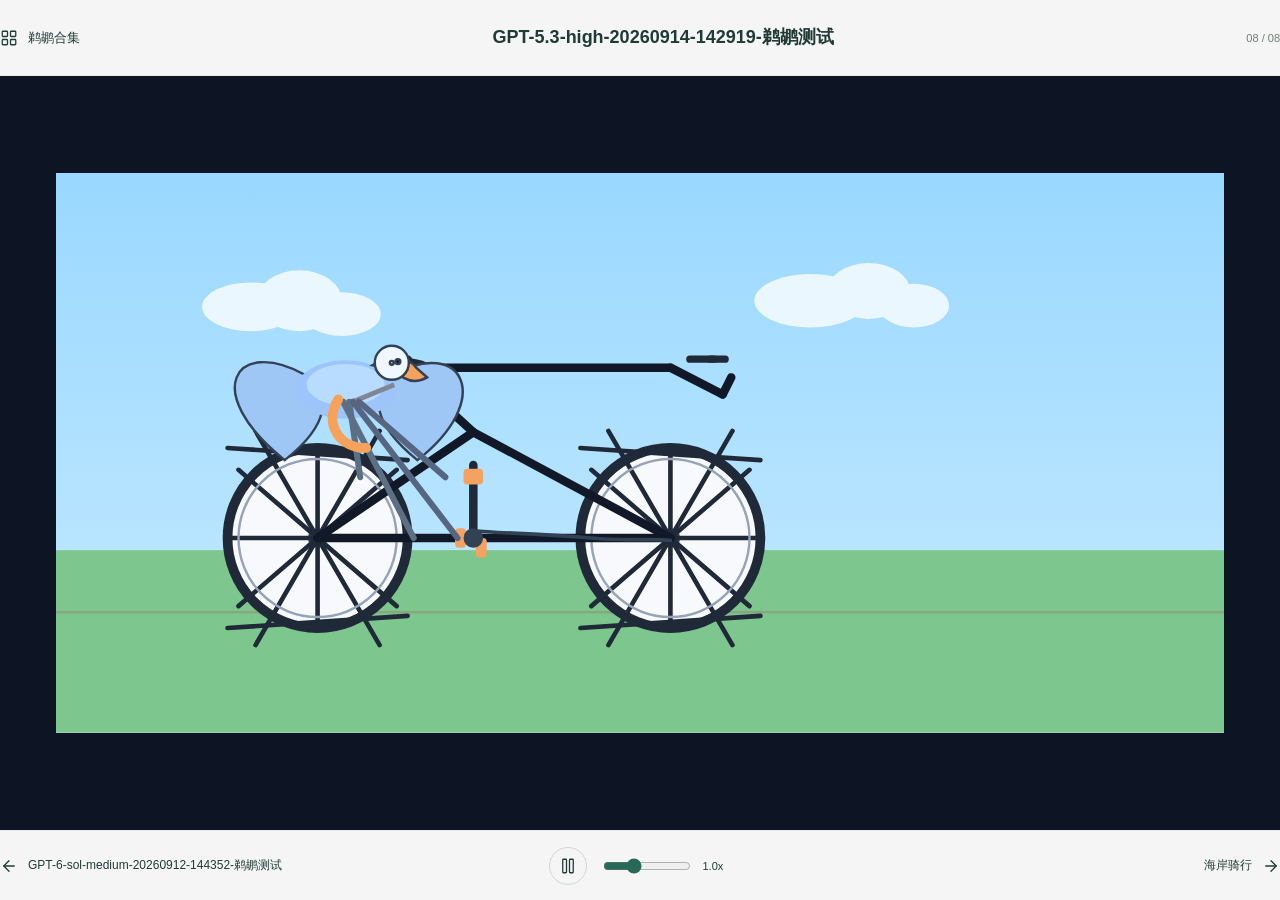
<file: gpt-5-3-high-20260914-142919.html>
<!DOCTYPE html>
<html lang="zh-CN">
<head>
  <meta charset="UTF-8" />
  <meta name="viewport" content="width=device-width, initial-scale=1.0" />
  <title>GPT-5.3-high-20260914-142919-鹈鹕测试 | 鹈鹕合集</title>
  <link rel="stylesheet" href="./viewer.css">
  <script src="./assets/icons.js" defer></script>
  <script src="./viewer.js" defer></script>
  <style>
    html,
    body {
      margin: 0;
      width: 100%;
      height: 100%;
      display: grid;
      place-items: center;
      background: #0d1524;
      color: #1f2937;
    }

    body {
      font-family: "Microsoft YaHei", "PingFang SC", "Hiragino Sans GB", sans-serif;
    }

    .wrap {
      text-align: center;
      padding: 16px;
      display: grid;
      gap: 8px;
    }

    h1 {
      margin: 0;
      font-size: 22px;
      color: #eaf4ff;
      letter-spacing: 1px;
    }

    #bikeScene {
      width: min(960px, 96vw);
      height: auto;
      border: 4px solid #263548;
      border-radius: 16px;
      box-shadow: 0 14px 32px rgba(0, 0, 0, 0.45);
      background: linear-gradient(to bottom, #9dd6ff 0%, #e4f4ff 60%, #d9e8d6 100%);
    }

    .ground {
      fill: #7dc68d;
    }

    .wheel {
      transform-origin: center;
      transform-box: fill-box;
      animation: spin 1.1s linear infinite;
    }

    .crank {
      transform-origin: center;
      transform-box: fill-box;
      animation: spin 0.6s linear infinite;
    }

    .bike-group {
      transform-origin: 360px 300px;
      transform-box: fill-box;
      animation: bikeBob 0.6s ease-in-out infinite;
    }

    .rider {
      transform-origin: 238px 177px;
      transform-box: fill-box;
      animation: riderBob 0.6s ease-in-out infinite;
    }

    .wing-left {
      transform-origin: 205px 166px;
      transform-box: fill-box;
      animation: wingLeft 0.5s ease-in-out infinite;
    }

    .wing-right {
      transform-origin: 276px 166px;
      transform-box: fill-box;
      animation: wingRight 0.5s ease-in-out infinite;
    }

    .leg-left {
      transform-origin: 236px 188px;
      transform-box: fill-box;
      animation: legLeft 0.6s ease-in-out infinite;
    }

    .leg-right {
      transform-origin: 244px 188px;
      transform-box: fill-box;
      animation: legRight 0.6s ease-in-out infinite;
    }

    .chain {
      animation: chain 0.6s linear infinite;
    }

    .cloud {
      fill: #ffffff;
      opacity: 0.78;
      transform-box: fill-box;
    }

    .cloud-1 { animation: floatCloud 18s linear infinite; }
    .cloud-2 { animation: floatCloud 22s linear reverse infinite; }

    @keyframes spin { to { transform: rotate(360deg); } }

    @keyframes chain {
      from { transform: translateY(0); }
      50% { transform: translateY(-1px); }
      to { transform: translateY(0); }
    }

    @keyframes bikeBob {
      0%, 100% { transform: translateY(0); }
      50% { transform: translateY(-2px); }
    }

    @keyframes riderBob {
      0%, 100% { transform: translateY(0); }
      50% { transform: translateY(3px); }
    }

    @keyframes wingLeft {
      0%, 100% { transform: rotate(14deg); }
      50% { transform: rotate(-16deg); }
    }

    @keyframes wingRight {
      0%, 100% { transform: rotate(-14deg); }
      50% { transform: rotate(16deg); }
    }

    @keyframes legLeft {
      0%, 100% { transform: rotate(-14deg); }
      50% { transform: rotate(18deg); }
    }

    @keyframes legRight {
      0%, 100% { transform: rotate(16deg); }
      50% { transform: rotate(-12deg); }
    }

    @keyframes floatCloud {
      from { transform: translateX(-90px); }
      to { transform: translateX(120px); }
    }
    html[data-viewer] .wrap { grid-row: 2; align-self: center; justify-self: center; width: min(100%, 1200px); box-sizing: border-box; min-height: 0; }
    html[data-viewer] .wrap h1 { display: none; }
    html[data-viewer] .viewer-header h1 { color: inherit; }
    html[data-viewer] #bikeScene { width: 100%; max-height: calc(100svh - 180px); border: 0; border-radius: 0; box-shadow: none; }
  </style>
</head>
<body>
  <div class="wrap">
    <h1>鹈鹕骑自行车 2D 动画</h1>
    <svg id="bikeScene" width="960" height="460" viewBox="0 0 960 460" xmlns="http://www.w3.org/2000/svg">
      <defs>
        <linearGradient id="sky" x1="0" y1="0" x2="0" y2="1">
          <stop offset="0%" stop-color="#9ad8ff" />
          <stop offset="100%" stop-color="#c7ebff" />
        </linearGradient>
      </defs>

      <rect width="960" height="460" fill="url(#sky)" />

      <g class="cloud cloud-1" transform="translate(40 40)">
        <ellipse cx="120" cy="70" rx="40" ry="20" />
        <ellipse cx="160" cy="65" rx="35" ry="25" />
        <ellipse cx="195" cy="76" rx="32" ry="18" />
      </g>
      <g class="cloud cloud-2" transform="translate(500 25)">
        <ellipse cx="120" cy="80" rx="46" ry="22" />
        <ellipse cx="168" cy="72" rx="34" ry="23" />
        <ellipse cx="205" cy="84" rx="29" ry="18" />
      </g>

      <rect class="ground" y="310" width="960" height="150" />
      <rect y="360" width="960" height="2" fill="#88a77f" />

      <g class="bike-group">
        <g id="rearWheel" class="wheel" style="transform-origin: 215px 300px;">
          <circle cx="215" cy="300" r="74" fill="#f7f9fc" stroke="#1f2937" stroke-width="8" />
          <circle cx="215" cy="300" r="8" fill="#334155" />
          <g stroke="#1f2937" stroke-linecap="round" stroke-width="3.8">
            <line x1="215" y1="226" x2="215" y2="374" />
            <line x1="141" y1="300" x2="289" y2="300" />
            <line x1="150" y1="244" x2="280" y2="356" />
            <line x1="150" y1="356" x2="280" y2="244" />
            <line x1="164" y1="212" x2="266" y2="388" />
            <line x1="164" y1="388" x2="266" y2="212" />
            <line x1="141" y1="226" x2="289" y2="236" />
            <line x1="141" y1="374" x2="289" y2="364" />
          </g>
          <circle cx="215" cy="300" r="65" fill="none" stroke="#94a3b8" stroke-width="2" />
        </g>

        <g id="frontWheel" class="wheel" style="transform-origin: 505px 300px;">
          <circle cx="505" cy="300" r="74" fill="#f7f9fc" stroke="#1f2937" stroke-width="8" />
          <circle cx="505" cy="300" r="8" fill="#334155" />
          <g stroke="#1f2937" stroke-linecap="round" stroke-width="3.8">
            <line x1="505" y1="226" x2="505" y2="374" />
            <line x1="431" y1="300" x2="579" y2="300" />
            <line x1="440" y1="244" x2="570" y2="356" />
            <line x1="440" y1="356" x2="570" y2="244" />
            <line x1="454" y1="212" x2="556" y2="388" />
            <line x1="454" y1="388" x2="556" y2="212" />
            <line x1="431" y1="226" x2="579" y2="236" />
            <line x1="431" y1="374" x2="579" y2="364" />
          </g>
          <circle cx="505" cy="300" r="65" fill="none" stroke="#94a3b8" stroke-width="2" />
        </g>

        <g stroke="#111827" stroke-width="7" stroke-linecap="round">
          <line x1="215" y1="300" x2="343" y2="213" />
          <line x1="343" y1="213" x2="505" y2="300" />
          <line x1="343" y1="213" x2="285" y2="160" />
          <line x1="285" y1="160" x2="505" y2="160" />
          <line x1="505" y1="160" x2="548" y2="182" />
          <line x1="548" y1="182" x2="555" y2="168" />
          <line x1="285" y1="160" x2="238" y2="188" />
          <line x1="215" y1="300" x2="505" y2="300" />
        </g>

        <g fill="#1f2937" stroke="none">
          <ellipse cx="285" cy="160" rx="23" ry="8" />
          <rect x="285" y="150" width="8" height="28" rx="4" />
          <rect x="535" y="150" width="18" height="6" rx="3" />
          <rect x="518" y="150" width="26" height="6" rx="3" />
        </g>

        <g id="chain" class="chain">
          <path d="M343 294 C365 296 390 296 440 300 C470 303 490 300 505 302" fill="none" stroke="#334155" stroke-width="3" stroke-linecap="round"/>
        </g>

        <g id="crank" class="crank" style="transform-origin: 343px 300px;">
          <line x1="343" y1="300" x2="343" y2="240" stroke="#1f2937" stroke-width="7" stroke-linecap="round" />
          <rect x="335" y="243" width="16" height="9" rx="3" fill="#f4a261" />
          <rect x="335" y="248" width="16" height="9" rx="3" fill="#f4a261" transform="rotate(180 343 252)"/>
          <rect x="325" y="296" width="16" height="9" rx="3" fill="#f4a261" transform="rotate(90 333 300)"/>
          <rect x="350" y="296" width="16" height="9" rx="3" fill="#f4a261" transform="rotate(90 350 300)"/>
          <circle cx="343" cy="300" r="8" fill="#334155" />
        </g>

        <g id="pelican" class="rider" fill="#9ec7f5" stroke="#334155" stroke-width="2">
          <g class="wing-left">
            <path d="M205 166 C147 134 118 180 188 236 C226 206 226 182 205 166 Z" />
          </g>
          <g class="wing-right">
            <path d="M276 166 C335 134 361 186 297 236 C259 205 259 182 276 166 Z" />
          </g>

          <ellipse cx="238" cy="178" rx="41" ry="24" fill="#9dc5fc" stroke="none" />
          <ellipse cx="238" cy="174" rx="32" ry="17" fill="#b7dcff" stroke="none" />
          <path d="M260 158 C273 150 289 150 296 160 L305 168 Q291 176 278 162 Z" fill="#f6a25a" />
          <circle cx="276" cy="156" r="14" fill="#f1f7ff" />
          <circle cx="281" cy="155" r="2" fill="#0f172a" />
          <circle cx="276" cy="156" r="1.6" fill="#f7cda0" />
          <line x1="278" y1="174" x2="244" y2="188" stroke="#7f8794" stroke-width="4" />

          <g class="leg-left" stroke="none">
            <line x1="236" y1="188" x2="294" y2="300" stroke="#5d6f85" stroke-width="5" stroke-linecap="round" />
            <line x1="241" y1="188" x2="250" y2="250" stroke="#5d6f85" stroke-width="5" stroke-linecap="round" />
          </g>
          <g class="leg-right" stroke="none">
            <line x1="244" y1="188" x2="330" y2="300" stroke="#566681" stroke-width="5" stroke-linecap="round" />
            <line x1="249" y1="188" x2="320" y2="250" stroke="#566681" stroke-width="5" stroke-linecap="round" />
          </g>

          <path d="M232 186 C220 205 232 226 255 226" fill="none" stroke="#f6a25a" stroke-width="8" stroke-linecap="round" />
        </g>
      </g>
    </svg>
  </div>
</body>
</html>
</file>
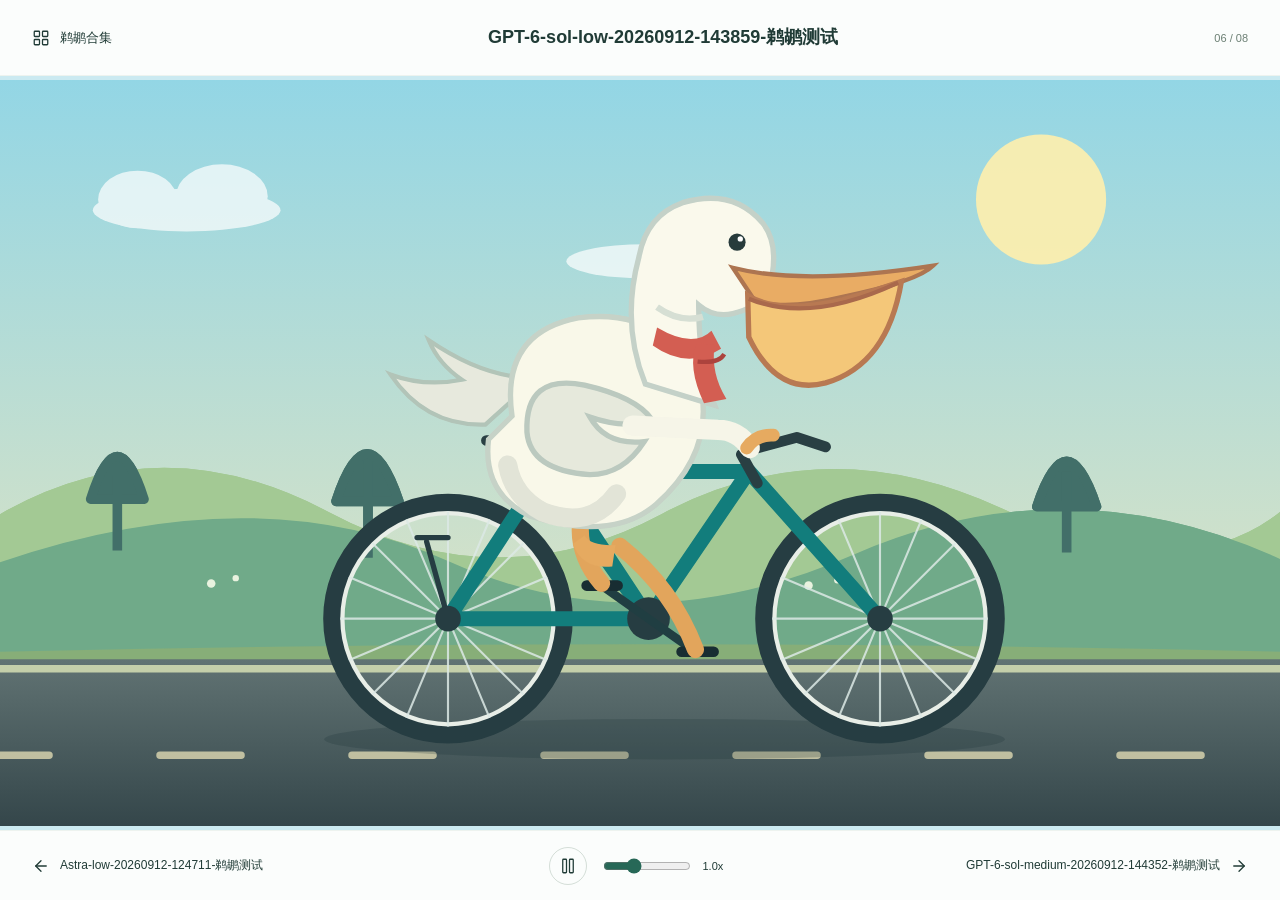
<file: gpt-6-sol-low-20260912-143859.html>
<!doctype html>
<html lang="zh-CN">
<head>
  <meta charset="utf-8">
  <meta name="viewport" content="width=device-width, initial-scale=1">
  <title>GPT-6-sol-low-20260912-143859-鹈鹕测试 · 鹈鹕合集</title>
  <link rel="icon" href="./assets/favicon.png" type="image/png">
  <link rel="stylesheet" href="./viewer.css?v=20260912-sol">
  <script src="./assets/icons.js" defer></script>
  <script src="./viewer.js?v=20260912-sol-low" defer></script>
  <script>if(new URLSearchParams(location.search).has('embed'))document.documentElement.setAttribute('data-embed','1')</script>
  <style>
    :root { color-scheme: light; }
    * { box-sizing: border-box; }
    html, body { margin: 0; width: 100%; min-height: 100%; }
    body { background: #cbeaf1; overflow: hidden; }
    svg { display: block; width: 100vw; height: 100vh; }
    .wheel { transform-box: view-box; animation: spin 1.2s linear infinite; }
    .rear-wheel { transform-origin: 420px 505px; }
    .front-wheel { transform-origin: 825px 505px; }
    .crank { transform-origin: 608px 505px; animation: spin 1.2s linear infinite; }
    .rider { animation: bob .6s ease-in-out infinite alternate; }
    .wing { transform-origin: 578px 292px; animation: flap 1.2s ease-in-out infinite; }
    .scenery { animation: travel 12s linear infinite; }
    .scenery.second { animation-name: travel-second; }
    .road-mark { animation: marks 1.2s linear infinite; }
    @keyframes spin { to { transform: rotate(360deg); } }
    @keyframes bob { to { transform: translateY(5px); } }
    @keyframes flap { 50% { transform: rotate(-8deg); } }
    @keyframes travel { from { transform: translateX(0); } to { transform: translateX(-1200px); } }
    @keyframes travel-second { from { transform: translateX(1200px); } to { transform: translateX(0); } }
    @keyframes marks { to { transform: translateX(-180px); } }
    @media (prefers-reduced-motion: reduce) {
      html:not([data-viewer]) :is(.wheel, .crank, .rider, .wing, .scenery, .road-mark) { animation: none; }
    }
    html:is([data-viewer], [data-embed]) .contained-artwork { container-type: size; }
    html:is([data-viewer], [data-embed]) .contained-artwork svg { width: min(100cqw, calc(100cqh * 12 / 7)); height: auto; flex-shrink: 0; }
  </style>
</head>
<body>
  <main class="imported-artwork contained-artwork">
  <svg viewBox="0 0 1200 700" preserveAspectRatio="xMidYMid slice" role="img" aria-labelledby="title desc" xmlns="http://www.w3.org/2000/svg">
    <title id="title">鹈鹕骑自行车</title>
    <desc id="desc">一只戴着红色围巾的白色鹈鹕，骑着青绿色自行车穿过晴朗的乡间。</desc>
    <defs>
      <linearGradient id="sky" x2="0" y2="1"><stop stop-color="#93d6e5"/><stop offset="1" stop-color="#f2e7bb"/></linearGradient>
      <linearGradient id="road" x2="0" y2="1"><stop stop-color="#617373"/><stop offset="1" stop-color="#34464a"/></linearGradient>
      <pattern id="grass" width="36" height="14" patternUnits="userSpaceOnUse"><path d="M4 14l4-5m18 5 3-4" stroke="#72a56f" stroke-width="2"/></pattern>
      <g id="landscape">
        <path d="M0 407 Q150 321 308 405 T620 407 T940 402 T1200 405 V570 H0Z" fill="#a3c994"/>
        <path d="M0 452 Q240 370 420 451 T800 445 T1200 449 V570 H0Z" fill="#70aa89"/>
        <g fill="#426f69"><path d="M110 441v-70m-25 22q25-80 50 0z" stroke="#426f69" stroke-width="9" stroke-linejoin="round"/><path d="M345 448v-92m-30 39q29-89 59 0z" stroke="#426f69" stroke-width="9" stroke-linejoin="round"/><path d="M1000 443v-76m-28 33q28-85 56 0z" stroke="#426f69" stroke-width="9" stroke-linejoin="round"/></g>
        <g fill="#e9f2df"><circle cx="198" cy="472" r="4"/><circle cx="221" cy="467" r="3"/><circle cx="758" cy="474" r="4"/><circle cx="785" cy="469" r="3"/></g>
      </g>
      <g id="spokes" stroke="#dce9e5" stroke-width="2" opacity=".85">
        <path d="M0-101V101M-101 0H101M-71-71 71 71M71-71-71 71M-39-93 39 93M39-93-39 93M-93-39 93 39M93-39-93 39"/>
      </g>
    </defs>

    <path fill="url(#sky)" d="M0 0h1200v700H0z"/>
    <circle cx="976" cy="112" r="61" fill="#fff0ad" opacity=".9"/>
    <g fill="#fff" opacity=".7"><ellipse cx="175" cy="122" rx="88" ry="20"/><ellipse cx="129" cy="112" rx="37" ry="27"/><ellipse cx="208" cy="109" rx="43" ry="30"/><ellipse cx="605" cy="170" rx="74" ry="16"/><ellipse cx="636" cy="160" rx="35" ry="22"/></g>
    <g class="scenery"><use href="#landscape"/></g>
    <g class="scenery second"><use href="#landscape"/></g>
    <path d="M0 536 Q600 522 1200 536V700H0Z" fill="#87ae78"/>
    <path d="M0 543H1200V700H0Z" fill="url(#road)"/>
    <path d="M0 552H1200" stroke="#c4cfaa" stroke-width="7"/>
    <g class="road-mark" stroke="#e9e2b8" stroke-width="7" stroke-linecap="round" opacity=".75"><path d="M-30 633h76m104 0h76m104 0h76m104 0h76m104 0h76m104 0h76m104 0h76m104 0h76m104 0h76"/></g>
    <ellipse cx="623" cy="618" rx="319" ry="19" fill="#172e35" opacity=".22"/>

    <!-- Bicycle wheels and frame -->
    <g fill="none">
      <circle cx="420" cy="505" r="108" stroke="#263d42" stroke-width="18"/>
      <circle cx="420" cy="505" r="99" stroke="#e8eee7" stroke-width="4"/>
      <g class="wheel rear-wheel"><use href="#spokes" transform="translate(420 505)"/></g>
      <circle cx="825" cy="505" r="108" stroke="#263d42" stroke-width="18"/>
      <circle cx="825" cy="505" r="99" stroke="#e8eee7" stroke-width="4"/>
      <g class="wheel front-wheel"><use href="#spokes" transform="translate(825 505)"/></g>
      <path d="M420 505 510 367 608 505 420 505M510 367h192L608 505M702 367l123 138M608 505l-91-138" stroke="#127d7c" stroke-width="14" stroke-linecap="round" stroke-linejoin="round"/>
      <path d="M695 351l15 27M699 348l48-13 27 9" stroke="#293f43" stroke-width="10" stroke-linecap="round" stroke-linejoin="round"/>
      <path d="M509 369l-9-31m-44 0h91" stroke="#293f43" stroke-width="10" stroke-linecap="round"/>
      <path d="M420 505l-20-72m-9-4h29" stroke="#263d42" stroke-width="5" stroke-linecap="round"/>
    </g>
    <g fill="#263d42"><circle cx="420" cy="505" r="12"/><circle cx="825" cy="505" r="12"/><circle cx="608" cy="505" r="20"/></g>

    <!-- The rotating feet and pedals sit behind the bird. -->
    <g class="crank">
      <path d="M608 505l-44-31m44 31 44 31" fill="none" stroke="#203e42" stroke-width="8" stroke-linecap="round"/>
      <path d="M550 474h29m60 62h30" stroke="#182d32" stroke-width="10" stroke-linecap="round"/>
      <path d="M564 472 Q535 438 548 397M652 534 Q630 476 581 437" stroke="#e2a55c" stroke-width="16" fill="none" stroke-linecap="round"/>
      <path d="M543 398q-27 1-29-10l-13 7q10 25 40 23zm34 38q-23 1-29-9l-11 8q9 24 37 21z" fill="#e6aa60"/>
    </g>

    <g class="rider">
      <!-- Tail, body and breast -->
      <path d="M455 323q-56 2-89-47 32 12 67 5-22-15-31-37 54 37 102 35z" fill="#e7e9dd" stroke="#b2c4b8" stroke-width="4"/>
      <path d="M480 315q-11-78 62-92 88-11 116 71 9 58-43 104-41 35-118 11-45-22-39-72z" fill="#f9f8e9" stroke="#c6d2c7" stroke-width="5"/>
      <path d="M578 388q-24 34-69 17-28-15-33-44" fill="none" stroke="#e2e4d7" stroke-width="18" stroke-linecap="round"/>
      <!-- Long neck and head -->
      <path d="M605 285q-23-56-6-119 7-39 41-51 47-14 75 19 14 18 9 48-5 30-37 37-18 4-32-8 0 56 15 94z" fill="#faf9ec" stroke="#c4d1c8" stroke-width="5"/>
      <path d="M616 213q21 15 43 9" fill="none" stroke="#d6dfd4" stroke-width="6"/>
      <!-- Oversized pouch and bill -->
      <path d="M687 176q66 17 188-2-15 15-84 29-58 14-84 3z" fill="#e9ac64" stroke="#ad7551" stroke-width="4"/>
      <path d="M701 202q29 18 89 4 27-7 55-17-13 78-71 95-46 12-72-43z" fill="#f4c779" stroke="#b87952" stroke-width="5"/>
      <path d="M702 205q57 24 140-15" fill="none" stroke="#a9694c" stroke-width="4"/>
      <circle cx="691" cy="152" r="8" fill="#273b3b"/><circle cx="694" cy="149" r="2.5" fill="#fff"/>
      <path d="M616 232q34 20 51 3l9 17q-32 20-64-3z" fill="#d35e52"/>
      <path d="M653 247q-9 22 7 56l21-4q-15-24-11-51z" fill="#d35e52"/>
      <path d="M654 264q20 2 25-7" fill="none" stroke="#ac433d" stroke-width="4"/>
      <!-- Wing and arm reach toward the handlebar -->
      <g class="wing"><path d="M548 286q-56-11-54 44 3 36 59 40 31 0 51-31-36 4-51-23 34 12 58 2-15-21-63-32z" fill="#e6e9dc" stroke="#bbc9bf" stroke-width="5"/><path d="M593 324q40 2 80 4 19 0 30 17" fill="none" stroke="#f6f5e8" stroke-width="19" stroke-linecap="round"/><path d="M700 345q9-13 25-12" fill="none" stroke="#e6aa60" stroke-width="12" stroke-linecap="round"/></g>
    </g>
  </svg>
  </main>
</body>
</html>
</file>
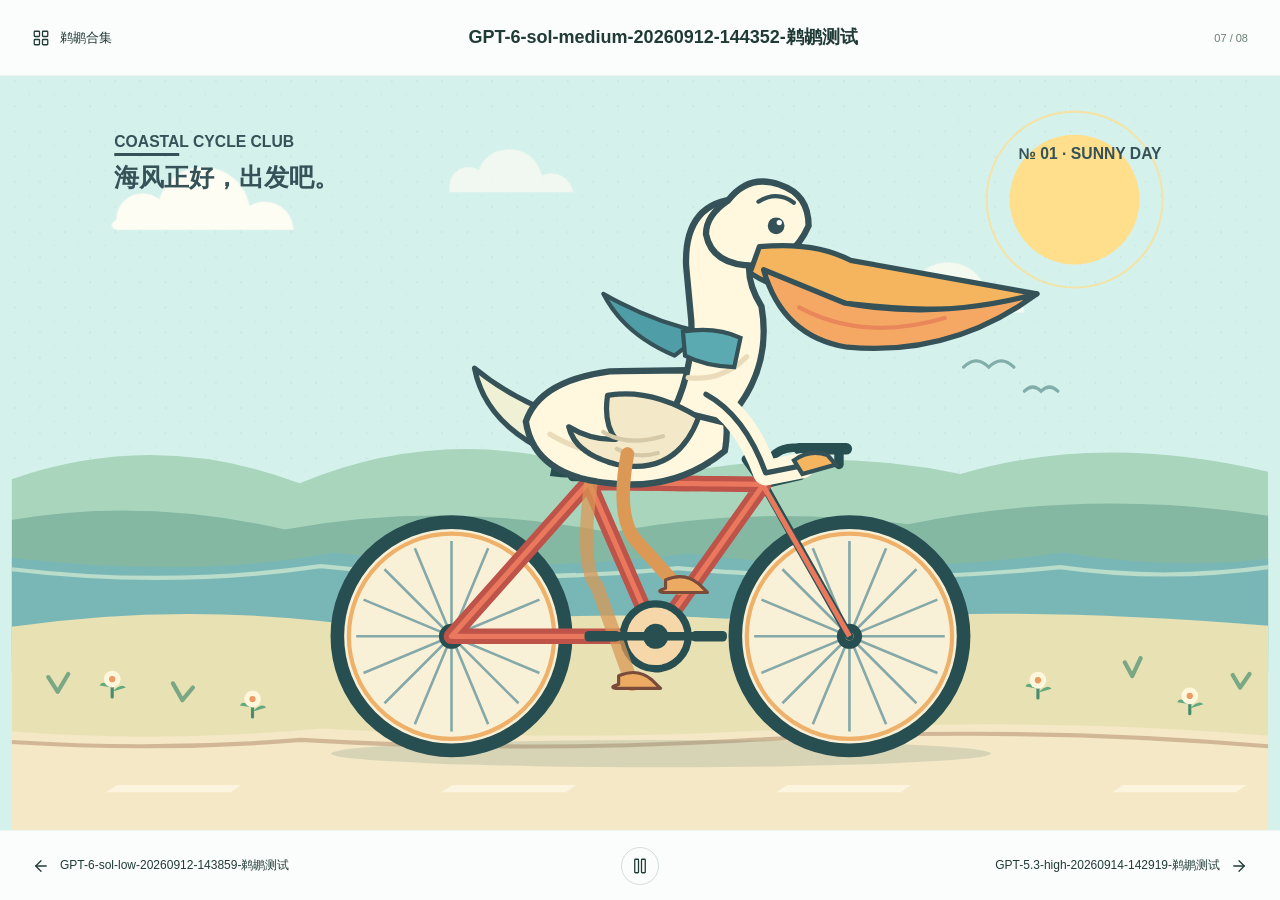
<file: gpt-6-sol-medium-20260912-144352.html>
<!doctype html>
<html lang="zh-CN">
<head>
  <meta charset="utf-8">
  <meta name="viewport" content="width=device-width, initial-scale=1">
  <meta name="theme-color" content="#d5f1eb">
  <title>GPT-6-sol-medium-20260912-144352-鹈鹕测试 · 鹈鹕合集</title>
  <link rel="icon" href="./assets/favicon.png" type="image/png">
  <link rel="stylesheet" href="./viewer.css?v=20260912-sol">
  <script src="./assets/icons.js" defer></script>
  <script src="./viewer.js?v=20260912-sol-low" defer></script>
  <script>if(new URLSearchParams(location.search).has('embed'))document.documentElement.setAttribute('data-embed','1')</script>
  <style>
    :root { color-scheme: light; }
    * { box-sizing: border-box; }
    html, body { margin: 0; min-height: 100%; }
    body {
      display: grid;
      place-items: center;
      background: #d5f1eb;
      font-family: "Trebuchet MS", "Microsoft YaHei", sans-serif;
      overflow: hidden;
    }
    main { width: 100%; min-height: 100svh; display: grid; place-items: center; }
    svg { display: block; width: 100%; height: 100svh; min-height: 420px; }
    .wheel-spin { animation: spin 1.25s linear infinite; }
    .wheel-spin.rear { transform-origin: 0 0; }
    .wheel-spin.front { transform-origin: 0 0; }
    .crank-spin { animation: spin 1.25s linear infinite; transform-origin: 0 0; }
    .bird-bob { animation: bob .625s ease-in-out infinite alternate; }
    .wing { animation: wing .625s ease-in-out infinite alternate; transform-origin: 605px 325px; }
    .scarf-tail { animation: scarf .55s ease-in-out infinite alternate; transform-origin: 654px 258px; }
    .road-marks { animation: drift 2s linear infinite; }
    .cloud-one { animation: cloud 26s linear infinite alternate; }
    .cloud-two { animation: cloud 37s linear infinite alternate-reverse; }
    .flower-row { animation: drift 6s linear infinite; }
    .pedal-leg { stroke: #dc9855; stroke-width: 13; stroke-linecap: round; stroke-linejoin: round; fill: none; }
    .pedal-foot { fill: #edaa62; stroke: #784b3b; stroke-width: 3; stroke-linejoin: round; }
    .paused *, .paused *::before, .paused *::after { animation-play-state: paused !important; }
    @keyframes spin { to { transform: rotate(360deg); } }
    @keyframes bob { to { transform: translateY(-7px) rotate(-.5deg); } }
    @keyframes wing { to { transform: rotate(-5deg); } }
    @keyframes scarf { to { transform: rotate(8deg); } }
    @keyframes drift { to { transform: translateX(-320px); } }
    @keyframes cloud { to { transform: translateX(95px); } }
    .control {
      position: fixed;
      right: max(18px, env(safe-area-inset-right));
      bottom: max(18px, env(safe-area-inset-bottom));
      width: 46px;
      height: 46px;
      display: grid;
      place-items: center;
      padding: 0;
      color: #274e50;
      background: #fffdf4;
      border: 2px solid #274e50;
      border-radius: 50%;
      box-shadow: 3px 4px 0 #274e50;
      cursor: pointer;
    }
    .control:hover { background: #fff0c5; }
    .control:focus-visible { outline: 3px solid #e88351; outline-offset: 5px; }
    .control svg { width: 22px; height: 22px; min-height: 0; }
    @media (prefers-reduced-motion: reduce) {
      html:not([data-viewer]) svg * { animation-duration: .001ms !important; animation-iteration-count: 1 !important; }
    }
  </style>
</head>
<body>
  <main class="imported-artwork">
    <svg id="scene" viewBox="0 0 1200 720" preserveAspectRatio="xMidYMid meet" role="img" aria-labelledby="scene-title scene-desc" xmlns="http://www.w3.org/2000/svg">
      <title id="scene-title">鹈鹕骑自行车</title>
      <desc id="scene-desc">戴着蓝色围巾的鹈鹕骑着红色自行车，沿着海边公路前进。车轮、踏板、双腿和路边景物不断运动。</desc>
      <defs>
        <pattern id="paper" width="24" height="24" patternUnits="userSpaceOnUse">
          <circle cx="3" cy="5" r=".8" fill="#467674" opacity=".12"/>
          <circle cx="17" cy="18" r=".6" fill="#467674" opacity=".1"/>
        </pattern>
        <clipPath id="scene-clip"><path d="M0 0h1200v720H0z"/></clipPath>
        <g id="flower">
          <path d="M0 0v-15" stroke="#498b71" stroke-width="3" stroke-linecap="round"/>
          <path d="M0-9q-10-8-12-2M0-5q9-9 13-4" fill="#63a97e"/>
          <circle cy="-17" r="8" fill="#fff7db"/>
          <circle cy="-17" r="3" fill="#e99d64"/>
        </g>
      </defs>
      <g clip-path="url(#scene-clip)">
        <path fill="#d5f1eb" d="M0 0h1200v720H0z"/>
        <path fill="url(#paper)" d="M0 0h1200v720H0z"/>
        <circle cx="1015" cy="118" r="62" fill="#ffdf8c"/>
        <circle cx="1015" cy="118" r="84" fill="none" stroke="#ffdf8c" stroke-width="2" opacity=".7"/>
        <g fill="#fffdf4" opacity=".94">
          <g class="cloud-one"><path d="M100 137c0-14 11-25 25-25 6 0 12 2 16 6 5-18 22-31 42-31 22 0 41 16 44 37 4-2 9-4 14-4 16 0 28 12 28 27H100c-5-2-7-5 0-10Z"/></g>
          <g class="cloud-two"><path d="M825 220c0-12 10-21 22-21 4 0 9 1 12 4 5-15 18-25 35-25 19 0 34 13 37 30 4-2 8-3 12-3 13 0 23 9 24 21H825Z" opacity=".8"/></g>
          <path d="M418 105c0-10 8-18 18-18 4 0 7 1 10 3 4-12 15-20 29-20 16 0 28 10 31 25 3-1 6-2 9-2 11 0 20 8 21 18H418Z" opacity=".7"/>
        </g>
        <g fill="none" stroke="#5e9290" stroke-width="3" stroke-linecap="round" opacity=".7">
          <path d="M909 278q12-12 24 0 12-12 24 0"/>
          <path d="M967 301q8-8 16 0 8-8 16 0"/>
        </g>
        <path d="M0 385q138-48 275 4 155-65 320-1 161-39 311-8 135-40 294-2v158H0Z" fill="#a9d5bd"/>
        <path d="M0 424q125-22 261 9 152-28 311 3 137-27 284-8 173-35 344-8v133H0Z" fill="#84b8a3"/>
        <path d="M0 460q174 20 308-5 172 23 338 1 194 24 357-1 105 17 197 6v108H0Z" fill="#78b7b6"/>
        <path d="M0 471q151 18 295-3 173 19 341 2 191 17 365-1 100 14 199 0" fill="none" stroke="#d1e8d1" stroke-width="4" opacity=".75"/>
        <path d="M0 526q178-26 360 3 192-24 389-6 179-20 451 2v195H0Z" fill="#e8e1b4"/>
        <path d="M0 626q149 11 296-3 219 13 423 2 261-14 481 5v90H0Z" fill="#f4e8c6"/>
        <path d="M0 636q140 9 276-2 203 12 413 1 264-16 511 5" fill="none" stroke="#bb9877" stroke-width="4" opacity=".6"/>
        <g class="flower-row">
          <use href="#flower" x="96" y="593"/><use href="#flower" x="230" y="612"/>
          <use href="#flower" x="980" y="594"/><use href="#flower" x="1125" y="609"/>
          <use href="#flower" x="1350" y="593"/><use href="#flower" x="1485" y="612"/>
        </g>
        <g fill="none" stroke="#5f9a78" stroke-width="4" stroke-linecap="round" opacity=".8">
          <path d="M44 588l-9-14m9 14 10-17m109 25-9-16m9 16 10-12M1070 573l-7-13m7 13 8-17M1173 584l-7-12m7 12 9-13"/>
        </g>
        <g class="road-marks" fill="#fff9e7" opacity=".75">
          <path d="M101 677h118l-10 7H90Zm320 0h118l-10 7H410Zm320 0h118l-10 7H730Zm320 0h118l-10 7h-118Zm320 0h118l-10 7h-118Z"/>
        </g>

        <!-- Wheels and frame are drawn before the rider to keep the silhouette legible. -->
        <ellipse cx="620" cy="647" rx="315" ry="13" fill="#69877d" opacity=".21"/>
        <g transform="translate(420 535)">
          <circle r="109" fill="#f8f1d8" stroke="#274e50" stroke-width="13"/>
          <circle r="98" fill="none" stroke="#efb169" stroke-width="4"/>
          <g class="wheel-spin rear" stroke="#719ca0" stroke-width="2.5" opacity=".85">
            <path d="M-91 0H91M0-91V91M-64-64 64 64M-64 64 64-64M-35-84 35 84M-35 84 35-84M-84-35 84 35M-84 35 84-35"/>
          </g>
          <circle r="12" fill="#274e50"/><circle r="4" fill="#f6dfb8"/>
        </g>
        <g transform="translate(800 535)">
          <circle r="109" fill="#f8f1d8" stroke="#274e50" stroke-width="13"/>
          <circle r="98" fill="none" stroke="#efb169" stroke-width="4"/>
          <g class="wheel-spin front" stroke="#719ca0" stroke-width="2.5" opacity=".85">
            <path d="M-91 0H91M0-91V91M-64-64 64 64M-64 64 64-64M-35-84 35 84M-35 84 35-84M-84-35 84 35M-84 35 84-35"/>
          </g>
          <circle r="12" fill="#274e50"/><circle r="4" fill="#f6dfb8"/>
        </g>
        <g fill="none" stroke="#294f51" stroke-width="8" stroke-linecap="round" stroke-linejoin="round">
          <path d="M718 390 800 535"/>
          <path d="m701 366 17 24 35-8"/>
          <path d="M717 388q4-32 29-33h40"/>
        </g>
        <path d="M420 535 551 388 615 535 420 535 551 388 718 390 615 535" fill="none" stroke="#bd5349" stroke-width="15" stroke-linejoin="round" stroke-linecap="round"/>
        <path d="M420 535 551 388 615 535 420 535 551 388 718 390 615 535" fill="none" stroke="#e9785c" stroke-width="5" stroke-linejoin="round" stroke-linecap="round"/>
        <path d="M536 382h43" stroke="#294f51" stroke-width="10" stroke-linecap="round"/>
        <path d="M516 372q22-10 52-6l12 7q-29 15-66 9Z" fill="#274e50"/>
        <path d="M752 356h45" stroke="#274e50" stroke-width="11" stroke-linecap="round"/>
        <path d="M790 355v16" stroke="#274e50" stroke-width="9" stroke-linecap="round"/>
        <path d="M717 390 800 535" fill="none" stroke="#e9785c" stroke-width="5"/>
        <circle cx="615" cy="535" r="31" fill="#f5d7aa" stroke="#274e50" stroke-width="7"/>
        <circle cx="615" cy="535" r="12" fill="#274e50"/>

        <!-- The two leg paths are updated from the crank position each frame. -->
        <path id="back-leg" class="pedal-leg" d="M566 355 544 443 565 535" opacity=".72"/>
        <g class="bird-bob">
          <path d="M525 325q-48-17-83-46 9 47 60 75Z" fill="#f0f0d5" stroke="#345258" stroke-width="5" stroke-linejoin="round"/>
          <path d="M571 282q-67 9-80 48 8 53 82 59 62 7 108-31 10-55-35-77Z" fill="#fff8df" stroke="#345258" stroke-width="6"/>
          <path d="M514 342q58 35 120 4" fill="none" stroke="#eadcba" stroke-width="5" stroke-linecap="round"/>
          <path d="M632 319q19-38 17-85l-5-53q-2-61 51-64 32-3 49 27-35 0-39 32-4 20 11 44 11 63-35 111Z" fill="#fff8df" stroke="#345258" stroke-width="6" stroke-linejoin="round"/>
          <path d="M646 288q32 4 56-20" fill="none" stroke="#eadcba" stroke-width="5" stroke-linecap="round"/>
          <path d="M684 119q20-26 50-15 27 9 27 39-15 34-49 38-43 1-49-30 0-18 21-32Z" fill="#fff8df" stroke="#345258" stroke-width="6"/>
          <path d="M714 163q53-5 87 13l178 32q-47 24-183 9-57-7-91-29Z" fill="#f5b55f" stroke="#345258" stroke-width="5" stroke-linejoin="round"/>
          <path d="M718 185q18 64 80 74 100 9 181-51-92 25-183 9Z" fill="#f5a764" stroke="#345258" stroke-width="5" stroke-linejoin="round"/>
          <path d="M752 221q61 33 139 10" fill="none" stroke="#e9865a" stroke-width="4" stroke-linecap="round"/>
          <circle cx="730" cy="143" r="8" fill="#345258"/>
          <circle cx="733" cy="140" r="2.5" fill="#fff"/>
          <path d="M713 120q18-11 34 1" fill="none" stroke="#345258" stroke-width="4" stroke-linecap="round"/>
          <path class="scarf-tail" d="M661 245q-49-10-96-37 20 39 68 59Z" fill="#4f9da7" stroke="#345258" stroke-width="4" stroke-linejoin="round"/>
          <path d="M641 244q31-5 55 6l-6 28q-28-1-47-11Z" fill="#5baab1" stroke="#345258" stroke-width="4"/>
          <path class="wing" d="M569 305q42-7 87 21-21 56-78 45-40-10-46-36 21 13 45 12-12-15-8-42Z" fill="#f3e9c9" stroke="#345258" stroke-width="5" stroke-linejoin="round"/>
          <path d="M565 340q22 14 57 4M578 356q19 10 39 4" fill="none" stroke="#d5c9a8" stroke-width="4" stroke-linecap="round"/>
          <path d="M663 304q37 20 57 75l35-7" fill="none" stroke="#fff8df" stroke-width="24" stroke-linecap="round" stroke-linejoin="round"/>
          <path d="M663 304q37 20 57 75l35-7" fill="none" stroke="#345258" stroke-width="5" stroke-linecap="round" stroke-linejoin="round"/>
          <path d="M747 367q15-11 32-5l8 9-32 9Z" fill="#f5b55f" stroke="#345258" stroke-width="4"/>
        </g>
        <path id="front-leg" class="pedal-leg" d="M585 360 619 450 665 535"/>
        <g transform="translate(615 535)">
          <g class="crank-spin">
            <path d="M-51 0H51" stroke="#294f51" stroke-width="8" stroke-linecap="round"/>
            <rect x="-68" y="-5" width="34" height="10" rx="4" fill="#294f51"/>
            <rect x="34" y="-5" width="34" height="10" rx="4" fill="#294f51"/>
          </g>
        </g>
        <path id="back-foot" class="pedal-foot" d="M551 526q20-4 34 7l5 7h-42q-8-5 3-14Z"/>
        <path id="front-foot" class="pedal-foot" d="M651 526q20-4 34 7l5 7h-42q-8-5 3-14Z"/>
        <path d="M98 75h62" stroke="#345258" stroke-width="3"/>
        <text x="98" y="68" fill="#345258" font-size="15" font-weight="700">COASTAL CYCLE CLUB</text>
        <text x="98" y="105" fill="#345258" font-size="24" font-weight="700">海风正好，出发吧。</text>
        <text x="1098" y="79" fill="#345258" font-size="15" font-weight="700" text-anchor="end">№ 01 · SUNNY DAY</text>
      </g>
    </svg>
  </main>
  <button id="toggle" class="control imported-control" type="button" aria-label="暂停动画" title="暂停动画">
    <svg viewBox="0 0 24 24" aria-hidden="true" xmlns="http://www.w3.org/2000/svg">
      <path id="control-icon" d="M8 5v14M16 5v14" fill="none" stroke="currentColor" stroke-width="3" stroke-linecap="round" stroke-linejoin="round"/>
    </svg>
  </button>
  <script>
    const scene = document.getElementById('scene');
    const toggle = document.getElementById('toggle');
    const icon = document.getElementById('control-icon');
    const reducedMotion = window.matchMedia('(prefers-reduced-motion: reduce)');
    const frontLeg = document.getElementById('front-leg');
    const backLeg = document.getElementById('back-leg');
    const frontFoot = document.getElementById('front-foot');
    const backFoot = document.getElementById('back-foot');
    const cycleMs = 1250;
    let paused = reducedMotion.matches;
    let elapsed = 0;
    let previousFrame = null;

    function drawLeg(path, foot, hipX, hipY, angle) {
      const ankleX = 615 + 51 * Math.cos(angle);
      const ankleY = 535 + 51 * Math.sin(angle);
      const midX = (hipX + ankleX) / 2 - 16;
      const midY = (hipY + ankleY) / 2 + 19;
      path.setAttribute('d', `M${hipX} ${hipY} Q${midX - 20} ${midY - 22} ${midX} ${midY} L${ankleX} ${ankleY}`);
      foot.setAttribute('d', `M${ankleX - 13} ${ankleY - 8}q18-8 32 4l8 8h-42q-8-1 2-4Z`);
    }

    function frame(now) {
      if (previousFrame !== null && !paused) elapsed += Math.min(now - previousFrame, 64);
      previousFrame = now;
      const angle = elapsed / cycleMs * Math.PI * 2;
      drawLeg(frontLeg, frontFoot, 588, 361, angle);
      drawLeg(backLeg, backFoot, 558, 357, angle + Math.PI);
      requestAnimationFrame(frame);
    }

    function syncControl() {
      scene.classList.toggle('paused', paused);
      toggle.setAttribute('aria-label', paused ? '播放动画' : '暂停动画');
      toggle.title = paused ? '播放动画' : '暂停动画';
      icon.setAttribute('d', paused ? 'M8 5l11 7-11 7Z' : 'M8 5v14M16 5v14');
    }

    toggle.addEventListener('click', () => { paused = !paused; syncControl(); });
    reducedMotion.addEventListener('change', event => { paused = event.matches; syncControl(); });
    syncControl();
    requestAnimationFrame(frame);
  </script>
</body>
</html>
</file>
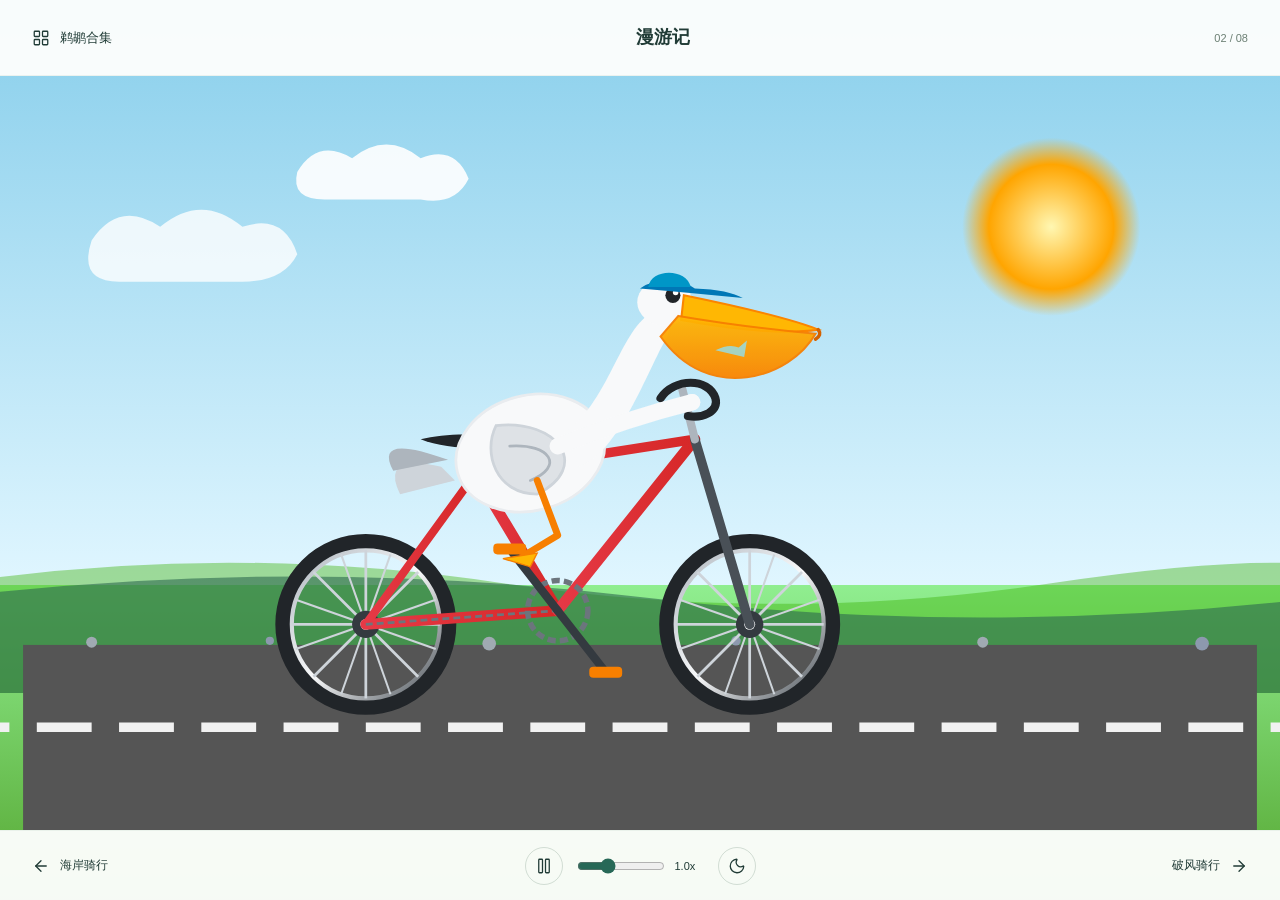
<file: wander.html>
<!DOCTYPE html>
<html lang="zh-CN">
<head>
  <meta charset="UTF-8">
  <meta name="viewport" content="width=device-width, initial-scale=1.0">
  <title>漫游记 · 鹈鹕合集</title>
  <link rel="icon" href="./assets/favicon.png" type="image/png">
  <link rel="stylesheet" href="./viewer.css?v=20260912-sol">
  <script src="./assets/icons.js" defer></script>
  <script src="./viewer.js?v=20260912-sol-low" defer></script>
  <style>
    :root {
      --bg-gradient: linear-gradient(180deg, #87CEEB 0%, #E0F6FF 65%, #90EE90 65%, #55a630 100%);
      --sun-color: #FFA500;
      --sun-glow: rgba(255, 165, 0, 0.3);
      --road-color: #555;
      --road-line: #f1f1f1;
      --text-color: #2b2d42;
      --card-bg: rgba(255, 255, 255, 0.85);
      --toggle-btn-bg: #2b2d42;
      --toggle-btn-text: #fff;
    }

    [data-theme="dark"] {
      --bg-gradient: linear-gradient(180deg, #0b192c 0%, #1e3e62 65%, #183a27 65%, #0d2818 100%);
      --sun-color: #f4e04d;
      --sun-glow: rgba(244, 224, 77, 0.2);
      --road-color: #222;
      --road-line: #888;
      --text-color: #f4f4f9;
      --card-bg: rgba(20, 25, 40, 0.85);
      --toggle-btn-bg: #f4f4f9;
      --toggle-btn-text: #1a1a2e;
    }

    * {
      box-sizing: border-box;
      margin: 0;
      padding: 0;
    }

    body {
      min-height: 100vh;
      display: flex;
      flex-direction: column;
      align-items: center;
      justify-content: center;
      background: var(--bg-gradient);
      font-family: system-ui, -apple-system, BlinkMacSystemFont, "Segoe UI", Roboto, sans-serif;
      color: var(--text-color);
      transition: background 0.5s ease, color 0.5s ease;
      overflow: hidden;
    }

    .header-panel {
      position: absolute;
      top: 20px;
      display: flex;
      align-items: center;
      gap: 16px;
      background: var(--card-bg);
      backdrop-filter: blur(8px);
      padding: 10px 24px;
      border-radius: 999px;
      box-shadow: 0 8px 24px rgba(0, 0, 0, 0.15);
      z-index: 10;
    }

    .title {
      font-size: 1.25rem;
      font-weight: 700;
      letter-spacing: 0.5px;
    }

    .theme-toggle-btn {
      background: var(--toggle-btn-bg);
      color: var(--toggle-btn-text);
      border: none;
      padding: 6px 14px;
      border-radius: 20px;
      cursor: pointer;
      font-size: 0.85rem;
      font-weight: 600;
      transition: all 0.3s ease;
      display: flex;
      align-items: center;
      gap: 6px;
    }

    .theme-toggle-btn:hover {
      transform: scale(1.05);
    }

    .canvas-container {
      width: 95vw;
      max-width: 900px;
      height: 550px;
      display: flex;
      align-items: center;
      justify-content: center;
    }

    svg {
      width: 100%;
      height: 100%;
      overflow: visible;
    }

    /* 动画定义 */
    @keyframes wheelRotate {
      from { transform: rotate(0deg); }
      to { transform: rotate(360deg); }
    }

    @keyframes pedalRotate {
      from { transform: rotate(0deg); }
      to { transform: rotate(360deg); }
    }

    @keyframes pedalReverse {
      from { transform: rotate(0deg); }
      to { transform: rotate(-360deg); }
    }

    @keyframes pelicanBob {
      0%, 100% { transform: translateY(0px) rotate(0deg); }
      50% { transform: translateY(-7px) rotate(-1.5deg); }
    }

    @keyframes beakChomp {
      0%, 100% { transform: rotate(0deg); }
      50% { transform: rotate(4deg); }
    }

    @keyframes roadDash {
      from { stroke-dashoffset: 0; }
      to { stroke-dashoffset: -120; }
    }

    @keyframes cloudMove {
      from { transform: translateX(950px); }
      to { transform: translateX(-250px); }
    }

    @keyframes grassMove {
      from { transform: translateX(0); }
      to { transform: translateX(-80px); }
    }

    @keyframes tailWag {
      0%, 100% { transform: rotate(0deg); }
      50% { transform: rotate(-10deg); }
    }

    /* 样式与绑定 */
    .road-line {
      stroke-dasharray: 40 20;
      animation: roadDash 0.8s linear infinite;
    }

    .wheel-rotate {
      transform-origin: 0 0;
      animation: wheelRotate 1.2s linear infinite;
    }

    .pelican-body-group {
      transform-origin: 390px 300px;
      animation: pelicanBob 0.6s ease-in-out infinite;
    }

    .pelican-beak-lower {
      transform-origin: 470px 185px;
      animation: beakChomp 1.2s ease-in-out infinite;
    }

    .pelican-tail {
      transform-origin: 290px 285px;
      animation: tailWag 0.6s ease-in-out infinite;
    }

    .crank-rotate {
      transform-origin: 390px 390px;
      animation: pedalRotate 1.2s linear infinite;
    }

    .pedal-keep-level {
      transform-box: fill-box;
      transform-origin: center;
      animation: pedalReverse 1.2s linear infinite;
    }

    .cloud-fast {
      animation: cloudMove 18s linear infinite;
    }

    .cloud-slow {
      animation: cloudMove 32s linear infinite -10s;
    }

    .grass-scroll {
      animation: grassMove 1.2s linear infinite;
    }

    .collection-home {
      display: inline-flex;
      align-items: center;
      justify-content: center;
      width: 36px;
      height: 36px;
      border-radius: 50%;
      background: var(--toggle-btn-bg);
      color: var(--toggle-btn-text);
      text-decoration: none;
      flex: none;
    }

    html[data-embed="1"] .header-panel {
      display: none !important;
    }
  </style>
  <script>if(new URLSearchParams(location.search).has('embed'))document.documentElement.setAttribute('data-embed','1')</script>
</head>
<body>
  <div class="header-panel">
    <a class="collection-home" href="./index.html" aria-label="鹈鹕合集" title="鹈鹕合集"><svg xmlns="http://www.w3.org/2000/svg" width="18" height="18" viewBox="0 0 24 24" fill="none" stroke="currentColor" stroke-width="2" stroke-linecap="round" stroke-linejoin="round" aria-hidden="true"><rect x="3" y="3" width="7" height="7"/><rect x="14" y="3" width="7" height="7"/><rect x="14" y="14" width="7" height="7"/><rect x="3" y="14" width="7" height="7"/></svg></a>
    <span class="title">鹈鹕漫游记</span>
    <button class="theme-toggle-btn" id="themeToggle">🌓 切换模式</button>
  </div>

  <div class="canvas-container">
    <svg viewBox="0 0 900 550" xmlns="http://www.w3.org/2000/svg">
      <defs>
        <!-- 太阳渐变 -->
        <radialGradient id="sunGrad" cx="50%" cy="50%" r="50%">
          <stop offset="0%" stop-color="#FFF7B2" />
          <stop offset="70%" stop-color="var(--sun-color)" />
          <stop offset="100%" stop-color="var(--sun-glow)" stop-opacity="0" />
        </radialGradient>

        <!-- 车轮金属渐变 -->
        <linearGradient id="rimGrad" x1="0%" y1="0%" x2="100%" y2="100%">
          <stop offset="0%" stop-color="#adb5bd" />
          <stop offset="50%" stop-color="#f8f9fa" />
          <stop offset="100%" stop-color="#495057" />
        </linearGradient>

        <!-- 自行车车架渐变 -->
        <linearGradient id="frameGrad" x1="0%" y1="0%" x2="100%" y2="0%">
          <stop offset="0%" stop-color="#e63946" />
          <stop offset="100%" stop-color="#d62828" />
        </linearGradient>

        <!-- 鹈鹕喉囊渐变 -->
        <linearGradient id="pouchGrad" x1="0%" y1="0%" x2="0%" y2="100%">
          <stop offset="0%" stop-color="#ffb703" />
          <stop offset="100%" stop-color="#fb8500" />
        </linearGradient>

        <!-- 轮子模板 -->
        <g id="bicycle-wheel">
          <!-- 轮胎外圈 -->
          <circle cx="0" cy="0" r="60" fill="none" stroke="#212529" stroke-width="12" />
          <!-- 轮辋 -->
          <circle cx="0" cy="0" r="54" fill="none" stroke="url(#rimGrad)" stroke-width="3" />
          <!-- 轮辐 (8组辐条) -->
          <line x1="0" y1="-54" x2="0" y2="54" stroke="#ced4da" stroke-width="2" />
          <line x1="-54" y1="0" x2="54" y2="0" stroke="#ced4da" stroke-width="2" />
          <line x1="-38.2" y1="-38.2" x2="38.2" y2="38.2" stroke="#ced4da" stroke-width="2" />
          <line x1="38.2" y1="-38.2" x2="-38.2" y2="38.2" stroke="#ced4da" stroke-width="2" />
          <line x1="-18" y1="-51" x2="18" y2="51" stroke="#ced4da" stroke-width="1.5" />
          <line x1="18" y1="-51" x2="-18" y2="51" stroke="#ced4da" stroke-width="1.5" />
          <line x1="-51" y1="-18" x2="51" y2="18" stroke="#ced4da" stroke-width="1.5" />
          <line x1="51" y1="-18" x2="-51" y2="18" stroke="#ced4da" stroke-width="1.5" />
          <!-- 轴心 -->
          <circle cx="0" cy="0" r="10" fill="#343a40" />
          <circle cx="0" cy="0" r="4" fill="#f8f9fa" />
        </g>
      </defs>

      <!-- 远景：太阳/月亮 -->
      <circle cx="750" cy="110" r="65" fill="url(#sunGrad)" />

      <!-- 云朵背景 -->
      <g class="cloud-slow" fill="#ffffff" opacity="0.8">
        <path d="M 50 120 q 20 -30 50 -10 q 30 -25 60 0 q 30 -10 40 20 q -10 20 -40 20 l -90 0 q -30 0 -20 -30 z" />
      </g>
      <g class="cloud-fast" fill="#ffffff" opacity="0.9">
        <path d="M 200 70 q 15 -25 40 -10 q 25 -20 50 0 q 25 -10 35 15 q -10 20 -35 15 l -70 0 q -25 0 -20 -20 z" />
      </g>

      <!-- 远景树木/草丘 -->
      <path d="M-50 370 Q 150 340 350 370 T 750 370 T 1000 370 L 1000 450 L -50 450 Z" fill="#38b000" opacity="0.4" />
      <path d="M-50 380 Q 200 350 450 380 T 950 380 L 950 450 L -50 450 Z" fill="#2d6a4f" opacity="0.6" />

      <!-- 道路 -->
      <rect x="0" y="415" width="900" height="135" fill="var(--road-color)" />
      <!-- 道路斑马线 / 虚线 -->
      <line x1="-50" y1="475" x2="950" y2="475" stroke="var(--road-line)" stroke-width="7" class="road-line" />
      <!-- 路边小石子与草丛动效 -->
      <g class="grass-scroll" fill="#2d6a4f">
        <circle cx="50" cy="413" r="4" fill="#a0aab2" />
        <circle cx="180" cy="412" r="3" fill="#8d99ae" />
        <circle cx="340" cy="414" r="5" fill="#a0aab2" />
        <circle cx="520" cy="412" r="3.5" fill="#8d99ae" />
        <circle cx="700" cy="413" r="4" fill="#a0aab2" />
        <circle cx="860" cy="414" r="5" fill="#8d99ae" />
      </g>

      <!-- ========== 自行车与骑手组合主体 ========== -->
      <g id="bike-and-pelican">
        <!-- 后轮 (X: 250, Y: 400) -->
        <g transform="translate(250, 400)">
          <use href="#bicycle-wheel" class="wheel-rotate" />
        </g>

        <!-- 前轮 (X: 530, Y: 400) -->
        <g transform="translate(530, 400)">
          <use href="#bicycle-wheel" class="wheel-rotate" />
        </g>

        <!-- 自行车车架结构 -->
        <!-- 后下叉: 后轮(250,400) 到 中轴五通(390,390) -->
        <line x1="250" y1="400" x2="390" y2="390" stroke="url(#frameGrad)" stroke-width="8" stroke-linecap="round" />

        <!-- 后上叉: 后轮(250,400) 到 车座下管口(330,290) -->
        <line x1="250" y1="400" x2="330" y2="290" stroke="url(#frameGrad)" stroke-width="6" stroke-linecap="round" />

        <!-- 立管: 中轴(390,390) 到 座管口(330,290) -->
        <line x1="390" y1="390" x2="330" y2="290" stroke="url(#frameGrad)" stroke-width="8" stroke-linecap="round" />

        <!-- 下管: 中轴(390,390) 到 车头管(490,265) -->
        <line x1="390" y1="390" x2="490" y2="265" stroke="url(#frameGrad)" stroke-width="8" stroke-linecap="round" />

        <!-- 上管/横梁: 座管口(330,290) 到 车头管(490,265) -->
        <line x1="330" y1="290" x2="490" y2="265" stroke="url(#frameGrad)" stroke-width="7" stroke-linecap="round" />

        <!-- 前叉: 车头管(490,265) 到 前轮轴(530,400) -->
        <line x1="490" y1="265" x2="530" y2="400" stroke="#495057" stroke-width="7" stroke-linecap="round" />

        <!-- 车把立管与车把弯把 -->
        <line x1="490" y1="265" x2="480" y2="225" stroke="#adb5bd" stroke-width="6" stroke-linecap="round" />
        <path d="M 465 235 C 475 220, 500 220, 505 235 C 508 245, 495 250, 485 248" fill="none" stroke="#212529" stroke-width="6" stroke-linecap="round" />

        <!-- 坐垫支撑杆与车座 -->
        <line x1="330" y1="290" x2="320" y2="265" stroke="#adb5bd" stroke-width="6" />
        <path d="M 290 265 C 310 260, 345 260, 355 268 C 345 273, 310 273, 290 265 Z" fill="#212529" />

        <!-- 链条与牙盘 -->
        <circle cx="390" cy="390" r="22" fill="none" stroke="#6c757d" stroke-width="4" stroke-dasharray="6 3" />
        <line x1="250" y1="400" x2="390" y2="390" stroke="#6c757d" stroke-width="2" stroke-dasharray="5 3" />

        <!-- ========== 鹈鹕主体 (带颠簸动画) ========== -->
        <g class="pelican-body-group">
          <!-- 鹈鹕尾羽 -->
          <g class="pelican-tail">
            <path d="M 305 285 Q 260 275 275 305 Q 295 300 315 295 Z" fill="#ced4da" />
            <path d="M 310 280 Q 255 260 270 288 Z" fill="#adb5bd" />
          </g>

          <!-- 鹈鹕丰满身躯 -->
          <ellipse cx="370" cy="275" rx="55" ry="42" fill="#f8f9fa" stroke="#e9ecef" stroke-width="2" transform="rotate(-15 370 275)" />

          <!-- 翅膀 (收在身侧) -->
          <path d="M 345 255 C 390 250, 415 285, 375 305 C 345 305, 335 275, 345 255 Z" fill="#dee2e6" stroke="#ced4da" stroke-width="2" />
          <path d="M 355 270 C 385 268, 395 285, 370 295" fill="none" stroke="#adb5bd" stroke-width="2" stroke-linecap="round" />

          <!-- 优雅长脖子弯曲向上 -->
          <path d="M 395 260 C 425 240, 435 190, 455 175 C 465 170, 475 175, 470 190 C 455 215, 435 275, 405 285 Z" fill="#f8f9fa" />

          <!-- 头部 -->
          <ellipse cx="468" cy="165" rx="20" ry="17" fill="#f8f9fa" />

          <!-- 萌萌大眼睛 -->
          <circle cx="474" cy="160" r="5.5" fill="#212529" />
          <circle cx="476" cy="158" r="2" fill="#ffffff" />

          <!-- 酷炫太阳帽/骑行遮阳帽 -->
          <path d="M 450 155 Q 470 142 490 155 Q 515 156 525 162 Q 485 158 450 155 Z" fill="#0077b6" />
          <path d="M 456 154 C 458 140, 484 140, 487 154 Z" fill="#0096c7" />

          <!-- 上喙 (大长嘴巴) -->
          <path d="M 482 160 Q 555 175 580 185 Q 545 190 480 178 Z" fill="#ffb703" stroke="#fb8500" stroke-width="1.5" />
          <!-- 嘴尖小钩 -->
          <path d="M 580 185 Q 583 189 578 192" fill="none" stroke="#d46100" stroke-width="2.5" stroke-linecap="round" />

          <!-- 经典的鹈鹕标志性大喉囊 (下喙) -->
          <g class="pelican-beak-lower">
            <path d="M 478 175 Q 525 183 578 188 C 560 220, 500 240, 465 190 Z" fill="url(#pouchGrad)" opacity="0.95" stroke="#f77f00" stroke-width="1.5" />
            <!-- 喉囊里的可爱小鱼尾巴露出来晃动 -->
            <path d="M 505 200 Q 515 195 522 198 L 528 193 L 526 205 Z" fill="#90e0ef" opacity="0.8" />
          </g>

          <!-- 鹈鹕翅膀前端/手臂伸出握住车把 -->
          <path d="M 390 270 Q 440 250 488 238" fill="none" stroke="#f8f9fa" stroke-width="12" stroke-linecap="round" />
          <circle cx="488" cy="238" r="6" fill="#f8f9fa" />
        </g>

        <!-- ========== 脚踏与踩踏动画联动 ========== -->
        <!-- 曲柄中轴 (390, 390) -->
        <g class="crank-rotate">
          <!-- 曲柄臂1 (朝上/前) -->
          <line x1="390" y1="390" x2="355" y2="345" stroke="#343a40" stroke-width="6" stroke-linecap="round" />
          <!-- 脚踏板1 -->
          <g transform="translate(355, 345)">
            <g class="pedal-keep-level">
              <rect x="-12" y="-4" width="24" height="8" rx="3" fill="#f77f00" />
            </g>
          </g>

          <!-- 曲柄臂2 (朝下/后，180度相对) -->
          <line x1="390" y1="390" x2="425" y2="435" stroke="#343a40" stroke-width="6" stroke-linecap="round" />
          <!-- 脚踏板2 -->
          <g transform="translate(425, 435)">
            <g class="pedal-keep-level">
              <rect x="-12" y="-4" width="24" height="8" rx="3" fill="#f77f00" />
            </g>
          </g>
        </g>

        <!-- 鹈鹕腿部与脚蹼 (动态踩在上方脚踏板附近) -->
        <!-- 大腿从身躯 (375, 295) 伸出到 膝盖 (395, 335) 再到 鸭掌脚蹼 (360, 350) -->
        <g class="pelican-body-group">
          <!-- 腿骨骼 -->
          <polyline points="375,295 390,335 365,350" fill="none" stroke="#f77f00" stroke-width="5" stroke-linecap="round" stroke-linejoin="round" />
          <!-- 蹼足踩踏板 -->
          <polygon points="350,352 375,348 370,358" fill="#ffb703" stroke="#f77f00" stroke-width="1" />
        </g>
      </g>
    </svg>
  </div>

  <script>
    const themeToggleBtn = document.getElementById('themeToggle');
    const htmlEl = document.documentElement;

    // 自动检测系统色彩偏好
    const prefersDark = window.matchMedia('(prefers-color-scheme: dark)').matches;
    if (prefersDark && htmlEl.getAttribute('data-embed') !== '1') {
      htmlEl.setAttribute('data-theme', 'dark');
    }

    themeToggleBtn.addEventListener('click', () => {
      const currentTheme = htmlEl.getAttribute('data-theme');
      const newTheme = currentTheme === 'dark' ? 'light' : 'dark';
      htmlEl.setAttribute('data-theme', newTheme);
    });
  </script>
</body>
</html>
</file>
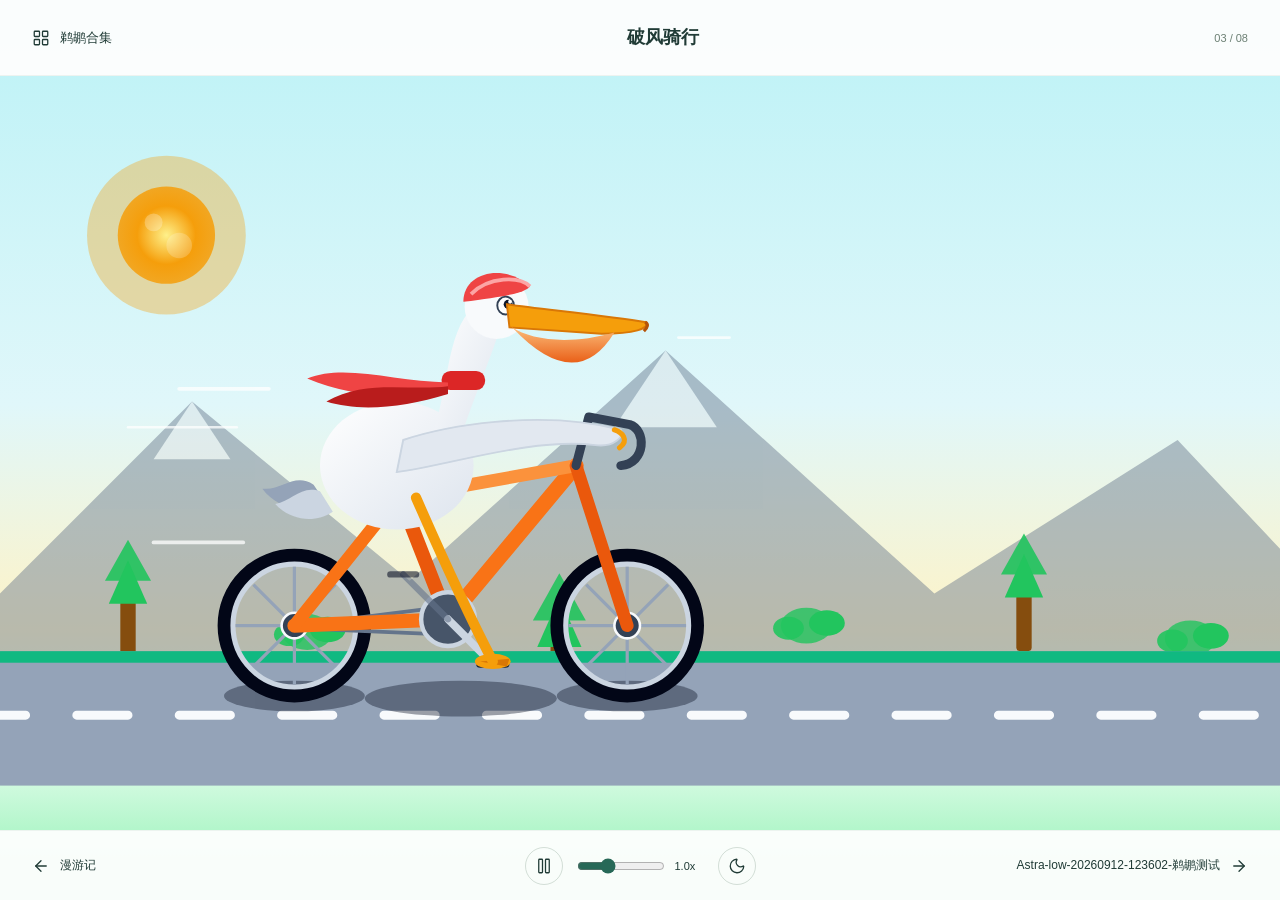
<file: wind.html>
<!DOCTYPE html>
<html lang="zh-CN">
<head>
  <meta charset="UTF-8">
  <meta name="viewport" content="width=device-width, initial-scale=1.0">
  <title>破风骑行 · 鹈鹕合集</title>
  <link rel="icon" href="./assets/favicon.png" type="image/png">
  <link rel="stylesheet" href="./viewer.css?v=20260912-sol">
  <script src="./assets/icons.js" defer></script>
  <script src="./viewer.js?v=20260912-sol-low" defer></script>
  <style>
    :root {
      --bg-gradient: linear-gradient(180deg, #bbf2f6 0%, #e0f7fa 45%, #fef3c7 70%, #dcfce7 85%, #86efac 100%);
      --card-bg: rgba(255, 255, 255, 0.75);
      --card-border: rgba(255, 255, 255, 0.9);
      --card-shadow: 0 20px 45px rgba(0, 0, 0, 0.08);
      --text-main: #1e293b;
      --text-sub: #64748b;
      --sun-moon-fill: #f59e0b;
      --sun-glow: rgba(245, 158, 11, 0.35);
      --road-color: #94a3b8;
      --road-line: #f8fafc;
      --tree-trunk: #854d0e;
      --tree-crown: #22c55e;
      --toggle-bg: #e2e8f0;
      --toggle-knob: #0f172a;
    }

    [data-theme="dark"] {
      --bg-gradient: linear-gradient(180deg, #090d16 0%, #0f172a 40%, #1e1b4b 70%, #14232c 88%, #0f2425 100%);
      --card-bg: rgba(15, 23, 42, 0.7);
      --card-border: rgba(255, 255, 255, 0.1);
      --card-shadow: 0 20px 45px rgba(0, 0, 0, 0.45);
      --text-main: #f8fafc;
      --text-sub: #94a3b8;
      --sun-moon-fill: #f1f5f9;
      --sun-glow: rgba(241, 245, 249, 0.25);
      --road-color: #334155;
      --road-line: #cbd5e1;
      --tree-trunk: #451a03;
      --tree-crown: #15803d;
      --toggle-bg: #334155;
      --toggle-knob: #38bdf8;
    }

    * {
      box-sizing: border-box;
      margin: 0;
      padding: 0;
      user-select: none;
    }

    body {
      min-height: 100vh;
      display: flex;
      flex-direction: column;
      align-items: center;
      justify-content: center;
      background: var(--bg-gradient);
      font-family: -apple-system, BlinkMacSystemFont, "Segoe UI", Roboto, "Helvetica Neue", Arial, sans-serif;
      color: var(--text-main);
      transition: background 0.6s ease, color 0.4s ease;
      overflow: hidden;
      padding: 20px;
    }

    .container {
      position: relative;
      width: 100%;
      max-width: 960px;
      display: flex;
      flex-direction: column;
      align-items: center;
      gap: 16px;
    }

    .header-left {
      display: flex;
      align-items: center;
      gap: 12px;
    }

    .header {
      width: 100%;
      display: flex;
      justify-content: space-between;
      align-items: center;
      padding: 10px 20px;
      backdrop-filter: blur(12px);
      background: var(--card-bg);
      border: 1px solid var(--card-border);
      border-radius: 16px;
      box-shadow: var(--card-shadow);
      transition: background 0.4s, border-color 0.4s;
    }

    .title-group h1 {
      font-size: 1.3rem;
      font-weight: 700;
      letter-spacing: -0.02em;
    }

    .title-group p {
      font-size: 0.85rem;
      color: var(--text-sub);
      margin-top: 2px;
    }

    .theme-toggle-btn {
      display: flex;
      align-items: center;
      gap: 8px;
      background: var(--toggle-bg);
      color: var(--text-main);
      border: none;
      padding: 8px 14px;
      border-radius: 9999px;
      font-size: 0.85rem;
      font-weight: 600;
      cursor: pointer;
      box-shadow: 0 2px 6px rgba(0, 0, 0, 0.1);
      transition: all 0.3s ease;
    }

    .theme-toggle-btn:hover {
      transform: scale(1.05);
    }

    .scene-card {
      width: 100%;
      position: relative;
      border-radius: 24px;
      overflow: hidden;
      border: 1px solid var(--card-border);
      box-shadow: var(--card-shadow);
      backdrop-filter: blur(8px);
      background: var(--card-bg);
    }

    svg.scene {
      width: 100%;
      height: auto;
      display: block;
    }

    /* 动画定义 */
    @keyframes wheelRotate {
      from { transform: rotate(0deg); }
      to { transform: rotate(360deg); }
    }

    @keyframes pedalRotate {
      from { transform: rotate(0deg); }
      to { transform: rotate(360deg); }
    }

    @keyframes bikeBob {
      0%, 100% { transform: translateY(0px) rotate(0deg); }
      50% { transform: translateY(-4px) rotate(-0.5deg); }
    }

    @keyframes pelicanBob {
      0%, 100% { transform: translateY(0px) rotate(0deg); }
      50% { transform: translateY(-7px) rotate(1.2deg); }
    }

    @keyframes pelicanBlink {
      0%, 94%, 98%, 100% { transform: scaleY(1); }
      96% { transform: scaleY(0.1); }
    }

    @keyframes pouchWobble {
      0%, 100% { transform: rotate(0deg) skewX(0deg); }
      50% { transform: rotate(-3deg) skewX(-2deg); }
    }

    @keyframes scarfWave {
      0%, 100% { transform: rotate(0deg) scaleX(1); }
      50% { transform: rotate(-8deg) scaleX(1.15) translateY(-3px); }
    }

    @keyframes scrollLayer1 {
      0% { transform: translateX(0); }
      100% { transform: translateX(-1000px); }
    }

    @keyframes scrollLayer2 {
      0% { transform: translateX(0); }
      100% { transform: translateX(-1000px); }
    }

    @keyframes scrollRoadLines {
      0% { stroke-dashoffset: 0; }
      100% { stroke-dashoffset: -120; }
    }

    @keyframes sunGlowPulse {
      0%, 100% { opacity: 0.4; transform: scale(1); }
      50% { opacity: 0.75; transform: scale(1.08); }
    }

    /* 绑定动画类 */
    .anim-wheel {
      transform-origin: 0 0;
      animation: wheelRotate 0.85s linear infinite;
    }

    .anim-bike-body {
      animation: bikeBob 0.85s ease-in-out infinite;
      transform-origin: 350px 380px;
    }

    .anim-pelican-rider {
      animation: pelicanBob 0.85s ease-in-out infinite;
      transform-origin: 320px 240px;
    }

    .anim-crank {
      transform-origin: 350px 390px;
      animation: pedalRotate 0.85s linear infinite;
    }

    .anim-pouch {
      transform-origin: 410px 170px;
      animation: pouchWobble 0.85s ease-in-out infinite;
    }

    .anim-eye {
      transform-origin: 395px 145px;
      animation: pelicanBlink 4s ease-in-out infinite;
    }

    .anim-scarf {
      transform-origin: 330px 200px;
      animation: scarfWave 0.42s ease-in-out infinite;
    }

    .anim-road-dash {
      stroke-dasharray: 40 40;
      animation: scrollRoadLines 0.5s linear infinite;
    }

    .anim-mountains-back {
      animation: scrollLayer1 22s linear infinite;
    }

    .anim-trees-front {
      animation: scrollLayer2 7s linear infinite;
    }

    .anim-celestial-glow {
      transform-origin: 120px 90px;
      animation: sunGlowPulse 4s ease-in-out infinite;
    }

    .controls-hint {
      font-size: 0.8rem;
      color: var(--text-sub);
    }

    .collection-home {
      display: inline-flex;
      align-items: center;
      justify-content: center;
      width: 36px;
      height: 36px;
      border-radius: 50%;
      background: var(--toggle-bg);
      color: var(--text-main);
      text-decoration: none;
      flex: none;
    }

    html[data-embed="1"] .header,
    html[data-embed="1"] .controls-hint {
      display: none !important;
    }
  </style>
  <script>if(new URLSearchParams(location.search).has('embed'))document.documentElement.setAttribute('data-embed','1')</script>
</head>
<body>
  <div class="container">
    <header class="header">
      <div class="header-left">
      <a class="collection-home" href="./index.html" aria-label="鹈鹕合集" title="鹈鹕合集"><svg xmlns="http://www.w3.org/2000/svg" width="18" height="18" viewBox="0 0 24 24" fill="none" stroke="currentColor" stroke-width="2" stroke-linecap="round" stroke-linejoin="round" aria-hidden="true"><rect x="3" y="3" width="7" height="7"/><rect x="14" y="3" width="7" height="7"/><rect x="14" y="14" width="7" height="7"/><rect x="3" y="14" width="7" height="7"/></svg></a>
      <div class="title-group">
        <h1>鹈鹕破风骑行</h1>
        <p>纯 SVG 原生 CSS 动画 • 支持昼夜交替模式</p>
      </div>
      </div>
      <button class="theme-toggle-btn" id="themeToggle" aria-label="切换昼夜主题">
        <span id="themeIcon">🌙</span>
        <span id="themeText">夜间模式</span>
      </button>
    </header>

    <div class="scene-card">
      <svg class="scene" viewBox="0 0 1000 520" fill="none" xmlns="http://www.w3.org/2000/svg">
        <defs>
          <!-- 太阳/月亮渐变 -->
          <radialGradient id="sunGrad" cx="50%" cy="50%" r="50%">
            <stop offset="0%" stop-color="#fef08a"/>
            <stop offset="60%" stop-color="var(--sun-moon-fill)"/>
            <stop offset="100%" stop-color="var(--sun-moon-fill)" stop-opacity="0.85"/>
          </radialGradient>

          <!-- 鹈鹕大嘴袋渐变 -->
          <linearGradient id="pouchGrad" x1="0%" y1="0%" x2="0%" y2="100%">
            <stop offset="0%" stop-color="#fdba74"/>
            <stop offset="100%" stop-color="#ea580c"/>
          </linearGradient>

          <!-- 羽毛身体质感渐变 -->
          <linearGradient id="featherGrad" x1="0%" y1="0%" x2="100%" y2="100%">
            <stop offset="0%" stop-color="#ffffff"/>
            <stop offset="85%" stop-color="#e2e8f0"/>
            <stop offset="100%" stop-color="#cbd5e1"/>
          </linearGradient>

          <!-- 车轮辐条单元模板 -->
          <g id="wheelUnit">
            <!-- 轮圈与外胎 -->
            <circle cx="0" cy="0" r="54" stroke="#020617" stroke-width="12" fill="none"/>
            <circle cx="0" cy="0" r="48" stroke="#cbd5e1" stroke-width="4" fill="none"/>
            <!-- 8条轮辐 -->
            <line x1="0" y1="-46" x2="0" y2="46" stroke="#94a3b8" stroke-width="2.5"/>
            <line x1="-46" y1="0" x2="46" y2="0" stroke="#94a3b8" stroke-width="2.5"/>
            <line x1="-32" y1="-32" x2="32" y2="32" stroke="#94a3b8" stroke-width="2.5"/>
            <line x1="-32" y1="32" x2="32" y2="-32" stroke="#94a3b8" stroke-width="2.5"/>
            <!-- 花鼓轴心 -->
            <circle cx="0" cy="0" r="10" fill="#334155" stroke="#f8fafc" stroke-width="2"/>
          </g>

          <!-- 背景树木模板 -->
          <g id="forestTree">
            <rect x="14" y="55" width="12" height="45" rx="3" fill="var(--tree-trunk)"/>
            <polygon points="20,8 38,40 2,40" fill="var(--tree-crown)" opacity="0.9"/>
            <polygon points="20,24 35,58 5,58" fill="var(--tree-crown)"/>
          </g>

          <!-- 背景灌木丛 -->
          <g id="bushCluster">
            <ellipse cx="20" cy="20" rx="20" ry="14" fill="var(--tree-crown)" opacity="0.8"/>
            <ellipse cx="36" cy="18" rx="14" ry="10" fill="var(--tree-crown)"/>
            <ellipse cx="6" cy="22" rx="12" ry="9" fill="var(--tree-crown)" opacity="0.9"/>
          </g>
        </defs>

        <!-- 天体（太阳/月亮） -->
        <g id="celestial">
          <circle class="anim-celestial-glow" cx="130" cy="90" r="62" fill="var(--sun-glow)"/>
          <circle cx="130" cy="90" r="38" fill="url(#sunGrad)"/>
          <!-- 拟真月坑/高光斑 -->
          <circle cx="120" cy="80" r="7" fill="#ffffff" opacity="0.25"/>
          <circle cx="140" cy="98" r="10" fill="#ffffff" opacity="0.2"/>
        </g>

        <!-- 远景：连绵山峰（双倍无缝平移） -->
        <g class="anim-mountains-back" opacity="0.45">
          <!-- 模块 1 -->
          <path d="M-50,420 L150,220 L320,360 L520,180 L730,370 L920,250 L1080,420 Z" fill="#64748b"/>
          <path d="M520,180 L560,240 L480,240 Z" fill="#f8fafc" opacity="0.8"/>
          <path d="M150,220 L180,265 L120,265 Z" fill="#f8fafc" opacity="0.8"/>
          <!-- 模块 2 (平移1000px衔接) -->
          <path d="M950,420 L1150,220 L1320,360 L1520,180 L1730,370 L1920,250 L2080,420 Z" fill="#64748b"/>
          <path d="M1520,180 L1560,240 L1480,240 Z" fill="#f8fafc" opacity="0.8"/>
          <path d="M1150,220 L1180,265 L1120,265 Z" fill="#f8fafc" opacity="0.8"/>
        </g>

        <!-- 中近景：滚动的树木与草丛（双倍无缝平移） -->
        <g class="anim-trees-front">
          <!-- 模块 1 -->
          <use href="#forestTree" x="80" y="320"/>
          <use href="#bushCluster" x="220" y="380"/>
          <use href="#forestTree" x="400" y="320" transform="scale(1.15) translate(-40,-20)"/>
          <use href="#bushCluster" x="610" y="375"/>
          <use href="#forestTree" x="780" y="315"/>
          <use href="#bushCluster" x="910" y="385"/>

          <!-- 模块 2 (平移1000px衔接) -->
          <use href="#forestTree" x="1080" y="320"/>
          <use href="#bushCluster" x="1220" y="380"/>
          <use href="#forestTree" x="1400" y="320" transform="scale(1.15) translate(-40,-20)"/>
          <use href="#bushCluster" x="1610" y="375"/>
          <use href="#forestTree" x="1780" y="315"/>
          <use href="#bushCluster" x="1910" y="385"/>
        </g>

        <!-- 地面与跑道 -->
        <g id="road">
          <!-- 路基 -->
          <rect x="0" y="415" width="1000" height="105" fill="var(--road-color)"/>
          <!-- 草坪路沿边线 -->
          <rect x="0" y="415" width="1000" height="9" fill="#10b981"/>
          <!-- 滚动虚线 -->
          <line class="anim-road-dash" x1="-100" y1="465" x2="1100" y2="465" stroke="var(--road-line)" stroke-width="7" stroke-linecap="round"/>
        </g>

        <!-- 阴影层（自行车与水鸟） -->
        <g id="shadows" opacity="0.4">
          <ellipse cx="230" cy="450" rx="55" ry="12" fill="#0f172a"/>
          <ellipse cx="490" cy="450" rx="55" ry="12" fill="#0f172a"/>
          <ellipse cx="360" cy="452" rx="75" ry="14" fill="#0f172a"/>
        </g>

        <!-- 主体：自行车与鹈鹕组合 -->
        <g id="bicycleAndRider">
          <!-- 1. 后轮 (中心: 230, 395) -->
          <g transform="translate(230, 395)">
            <g class="anim-wheel">
              <use href="#wheelUnit"/>
            </g>
          </g>

          <!-- 2. 前轮 (中心: 490, 395) -->
          <g transform="translate(490, 395)">
            <g class="anim-wheel">
              <use href="#wheelUnit"/>
            </g>
          </g>

          <!-- 3. 自行车车架与传动总成 (随车身轻微颠簸) -->
          <g class="anim-bike-body">
            <!-- 链条 -->
            <polygon points="230,395 350,380 350,402 230,397" fill="none" stroke="#64748b" stroke-width="3" stroke-linejoin="round"/>

            <!-- 车架骨架 (竞速几何钻石车架 - 活力珊瑚橙红) -->
            <!-- 后下叉 -->
            <line x1="230" y1="395" x2="350" y2="390" stroke="#f97316" stroke-width="11" stroke-linecap="round"/>
            <!-- 后上叉 -->
            <line x1="230" y1="395" x2="310" y2="295" stroke="#f97316" stroke-width="10" stroke-linecap="round"/>
            <!-- 立管 (中轴 -> 坐垫) -->
            <line x1="350" y1="390" x2="305" y2="275" stroke="#ea580c" stroke-width="11" stroke-linecap="round"/>
            <!-- 下管 (中轴 -> 车头头管) -->
            <line x1="350" y1="390" x2="450" y2="270" stroke="#f97316" stroke-width="12" stroke-linecap="round"/>
            <!-- 上管 (坐管处 -> 车头头管) -->
            <line x1="310" y1="295" x2="450" y2="270" stroke="#fb923c" stroke-width="10" stroke-linecap="round"/>
            <!-- 前叉 (前轮轴 -> 车头) -->
            <line x1="490" y1="395" x2="450" y2="270" stroke="#ea580c" stroke-width="10" stroke-linecap="round"/>

            <!-- 车头把立与弯把 -->
            <path d="M450,270 L460,232 L492,238 C505,242 505,268 485,270" fill="none" stroke="#334155" stroke-width="7" stroke-linecap="round" stroke-linejoin="round"/>

            <!-- 舒适坐垫 -->
            <path d="M280,270 C280,265 300,262 335,264 C342,265 342,273 330,275 L285,275 Z" fill="#0f172a"/>

            <!-- 牙盘中轴盘 -->
            <circle cx="350" cy="390" r="21" fill="#475569" stroke="#cbd5e1" stroke-width="3.5"/>
          </g>

          <!-- 4. 鹈鹕主体 (自然骑行起伏) -->
          <g class="anim-pelican-rider">
            <!-- 灵动尾羽 -->
            <path d="M245,285 C230,275 220,290 205,288 C215,302 235,308 255,300 Z" fill="#94a3b8"/>
            <path d="M250,290 C235,285 228,298 215,300 C226,312 245,316 260,306 Z" fill="#cbd5e1"/>

            <!-- 肥嘟嘟圆润鸟身 -->
            <ellipse cx="310" cy="270" rx="60" ry="50" fill="url(#featherGrad)"/>

            <!-- 粗壮优雅的长脖颈 -->
            <path d="M338,245 C352,205 348,160 375,142 C385,136 398,145 390,165 C380,195 365,230 358,255 Z" fill="url(#featherGrad)"/>

            <!-- 鹈鹕头部 -->
            <circle cx="388" cy="146" r="25" fill="#f8fafc"/>

            <!-- 帅气防风骑行头盔 (佩戴在头顶) -->
            <path d="M362,142 C362,118 395,112 414,130 C410,135 395,138 362,142 Z" fill="#ef4444"/>
            <path d="M368,136 C382,122 406,122 414,130" stroke="#fca5a5" stroke-width="3" fill="none"/>

            <!-- 眼睛与灵动眨眼 -->
            <g class="anim-eye">
              <ellipse cx="395" cy="145" rx="6.5" ry="7" fill="#ffffff" stroke="#334155" stroke-width="1.5"/>
              <circle cx="397" cy="144" r="3.5" fill="#0f172a"/>
              <circle cx="398.5" cy="142" r="1.5" fill="#ffffff"/>
            </g>

            <!-- 标志性鹈鹕巨型大嘴与喉囊 -->
            <!-- 上喙（坚硬修长） -->
            <path d="M396,144 C425,148 475,153 505,158 C507,163 496,167 470,167 L398,162 Z" fill="#f59e0b" stroke="#d97706" stroke-width="1.5"/>
            <!-- 喙尖倒钩小角 -->
            <path d="M504,158 Q508,160 503,165" stroke="#b45309" stroke-width="2.5" fill="none"/>
            <!-- 弹性大喉囊 (Q弹晃动) -->
            <path class="anim-pouch" d="M400,162 Q450,215 480,166 C445,176 415,172 400,162 Z" fill="url(#pouchGrad)" opacity="0.95"/>

            <!-- 潇洒迎风飘舞的红围巾 -->
            <rect x="345" y="196" width="34" height="15" rx="7" fill="#dc2626"/>
            <g class="anim-scarf">
              <path d="M350,205 C310,205 270,190 240,202 C268,214 300,218 350,214 Z" fill="#ef4444"/>
              <path d="M350,208 C320,212 285,202 255,220 C280,228 315,225 350,214 Z" fill="#b91c1c"/>
            </g>

            <!-- 鸟翅膀（手握自行车车把） -->
            <path d="M315,250 C345,240 420,225 485,242 C488,247 480,256 465,254 C415,248 350,270 310,275 Z" fill="#e2e8f0" stroke="#cbd5e1" stroke-width="1.5"/>
            <path d="M480,242 C486,244 492,250 484,256" stroke="#f59e0b" stroke-width="4" stroke-linecap="round" fill="none"/>
          </g>

          <!-- 5. 联动曲柄、脚踏与大黄脚掌 (转动循环) -->
          <g class="anim-crank">
            <!-- 右曲柄杆 -->
            <line x1="350" y1="390" x2="385" y2="425" stroke="#cbd5e1" stroke-width="6" stroke-linecap="round"/>
            <!-- 脚踏板 -->
            <line x1="375" y1="425" x2="395" y2="425" stroke="#1e293b" stroke-width="6" stroke-linecap="round"/>
            <!-- 鹈鹕金黄大蹼足踩踏板 -->
            <ellipse cx="385" cy="423" rx="14" ry="6" fill="#f59e0b"/>
            <path d="M375,423 L398,421 L396,427 Z" fill="#d97706"/>

            <!-- 腿部连杆 (臀部 -> 脚踏) -->
            <path d="M325,295 Q360,375 385,423" stroke="#f59e0b" stroke-width="8" stroke-linecap="round" fill="none"/>

            <!-- 左曲柄杆（反向180度增强立体感） -->
            <line x1="350" y1="390" x2="315" y2="355" stroke="#64748b" stroke-width="5" stroke-linecap="round" opacity="0.6"/>
            <line x1="305" y1="355" x2="325" y2="355" stroke="#0f172a" stroke-width="5" stroke-linecap="round" opacity="0.6"/>
          </g>

          <!-- 速度气流线条 (增添破风感) -->
          <g opacity="0.75">
            <line x1="140" y1="210" x2="210" y2="210" stroke="#ffffff" stroke-width="3" stroke-linecap="round"/>
            <line x1="100" y1="240" x2="185" y2="240" stroke="#ffffff" stroke-width="2" stroke-linecap="round"/>
            <line x1="120" y1="330" x2="190" y2="330" stroke="#ffffff" stroke-width="3" stroke-linecap="round"/>
            <line x1="530" y1="170" x2="570" y2="170" stroke="#ffffff" stroke-width="2" stroke-linecap="round"/>
          </g>
        </g>
      </svg>
    </div>

    <div class="controls-hint">
      提示：点击右上角按钮可无缝切换昼夜配色与光影效果
    </div>
  </div>

  <script>
    const themeBtn = document.getElementById('themeToggle');
    const themeIcon = document.getElementById('themeIcon');
    const themeText = document.getElementById('themeText');
    const htmlEl = document.documentElement;

    let isDark = false;

    // 检测系统深色模式偏好
    if (htmlEl.getAttribute('data-embed') !== '1' && window.matchMedia && window.matchMedia('(prefers-color-scheme: dark)').matches) {
      setDarkTheme(true);
    }

    function setDarkTheme(dark) {
      isDark = dark;
      if (isDark) {
        htmlEl.setAttribute('data-theme', 'dark');
        themeIcon.textContent = '☀️';
        themeText.textContent = '白昼模式';
      } else {
        htmlEl.removeAttribute('data-theme');
        themeIcon.textContent = '🌙';
        themeText.textContent = '夜间模式';
      }
    }

    themeBtn.addEventListener('click', () => {
      setDarkTheme(!isDark);
    });
  </script>
</body>
</html>
</file>
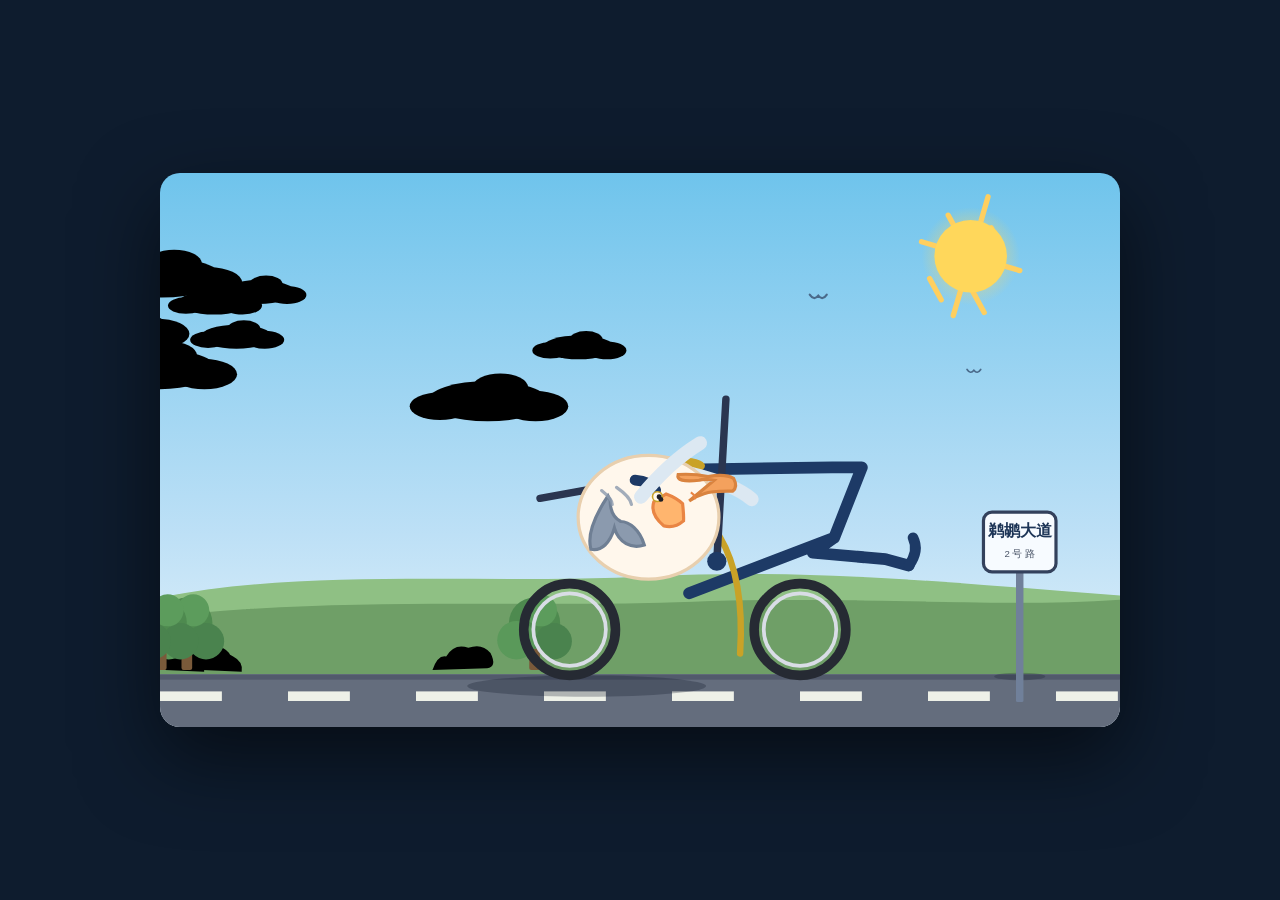
<file: uploads/bonsai-2-27b-鹈鹕测试-cc7c0193.html>
<!DOCTYPE html>
<html lang="zh-CN">
<head>
<meta charset="UTF-8">
<meta name="viewport" content="width=device-width, initial-scale=1">
<title>鹈鹕骑行 · Pelican Rider</title>
<style>
  html, body { margin: 0; height: 100%; display: grid; place-items: center;
    background: #0e1c2e; }
  .stage { width: min(94vw, 960px); aspect-ratio: 9 / 5.2; border-radius: 20px;
    overflow: hidden; box-shadow: 0 30px 80px rgba(0,0,0,.55); }
  svg { width: 100%; height: 100%; display: block; }
  /* 路面虚线后退 */
  .dash { animation: dashRun 1s linear infinite; }
  @keyframes dashRun { to { transform: translateX(-120px); } }
  /* 速度感风线 */
  .streak { animation: streakRun .7s linear infinite; opacity: 0; }
  @keyframes streakRun {
    0% { transform: translateX(360px); opacity: 0 }
    12% { opacity: .55 } 35% { opacity: .3 } 100% { transform: translateX(-340px); opacity: 0 }
  }
  /* 整车/影子起伏 */
  .bikeBody { animation: bikeBob .4s ease-in-out infinite alternate; }
  @keyframes bikeBob { to { transform: translateY(-5px); } }
  .shadow   { animation: shadowBob .4s ease-in-out infinite alternate; }
  @keyframes shadowBob { to { transform: translateY(3px); } }
</style>
</head>
<body>
<div class="stage">
<svg viewBox="0 0 900 520" xmlns="http://www.w3.org/2000/svg">

  <defs>
    <linearGradient id="sky" x1="0" y1="0" x2="0" y2="1">
      <stop offset="0" stop-color="#6fc4ec"/><stop offset=".65" stop-color="#bde0f6"/>
      <stop offset="1" stop-color="#eaf5fb"/>
    </linearGradient>
    <radialGradient id="sunGlow" cx=".5" cy=".5" r=".5">
      <stop offset="0" stop-color="#ffd75b" stop-opacity=".9"/>
      <stop offset="1" stop-color="#ffd75b" stop-opacity="0"/>
    </radialGradient>

    <!-- 云朵 -->
    <g id="cloud">
      <ellipse cx="0" cy="5" rx="48" ry="16"/>
      <ellipse cx="-38" cy="9" rx="24" ry="11"/>
      <ellipse cx="38" cy="9" rx="26" ry="12"/>
      <ellipse cx="10" cy="-6" rx="22" ry="11"/>
    </g>
    <!-- 灌木 -->
    <g id="bushA"><path d="M-30 0 q6 -18 16 -16 q10 -16 26 -10 q16 -6 26 6 q8 16 -4 18
                            L-30 0 Z"/></g>
    <g id="bushB"><path d="M-14 0 q4 -14 14 -12 q12 -12 22 -4 q12 6 10 18 L-14 0 Z"/></g>
    <!-- 树 -->
    <g id="tree">
      <rect x="-5" y="-20" width="10" height="20" rx="2" fill="#7a5a3a"/>
      <circle cx="0" cy="-44" r="24" fill="#4e8a4f"/>
      <circle cx="-17" cy="-28" r="18" fill="#5a995a"/>
      <circle cx="18" cy="-27" r="17" fill="#4a834e"/>
      <circle cx="6" cy="-56" r="15" fill="#5c9c5c"/>
    </g>
    <g id="bird"><path d="M-8 -1 Q -4 5 0 0 Q 4 5 8 -1" stroke="#4a6a8a"
        stroke-width="2" fill="none" stroke-linecap="round"/></g>
    <!-- 车轮(半径42, 轴心在原点) -->
    <g id="wheel">
      <circle r="43" fill="none" stroke="#262a33" stroke-width="9"/>
      <circle r="34" fill="none" stroke="#d9dde6" stroke-width="3.5"/>
      <g class="spokes">
        <line x1="12" y1="0"    x2="31"  y2="0"/>
        <line x1="8.5" y1="8.5" x2="21.9" y2="21.9"/>
        <line x1="0"   y1="12"  x2="0"   y2="31"/>
        <line x1="-8.5" y1="8.5" x2="-21.9" y2="21.9"/>
        <line x1="-12" y1="0"    x2="-31" y2="0"/>
        <line x1="-8.5" y1="-8.5" x2="-21.9" y2="-21.9"/>
        <line x1="0"   y1="-12"  x2="0"   y2="-31"/>
        <line x1="8.5" y1="-8.5" x2="21.9" y2="-21.9"/>
      </g>
    </g>
    <clipPath id="wingClip"><rect x="-18" y="-85" width="110" height="82"/></clipPath>
    <clipPath id="bodyClip"><path d="M86 -112 C86 -118 74 -136 60 -128
      C56 -134 46 -142 36 -139 C41 -147 51 -149 58 -153 C52 -151 44 -150 40 -153
      C33 -146 25 -153 18 -149 C21 -143 25 -139 32 -136 C30 -131 22 -131 18 -134
      C22 -129 29 -128 33 -129 C30 -119 40 -117 49 -121 C57 -121 66 -117 72 -122
      C78 -117 86 -113 86 -112 Z"/>
    <clipPath id="headClip"><path d="M92 -125 C97 -132 105 -138 115 -141 C107 -134 98 -130 92 -125 Z"/></clipPath>
  </defs>

  <!-- 天空 -->
  <rect width="900" height="520" fill="url(#sky)"/>

  <!-- 太阳 -->
  <circle cx="760" cy="78" r="46" fill="url(#sunGlow)"/>
  <g stroke="#ffcf5f" stroke-width="5" stroke-linecap="round">
    <line x1="760" y1="20" x2="760" y2="44"/><line x1="760" y1="112" x2="760" y2="136"/>
    <line x1="712" y1="78" x2="736" y2="78"/><line x1="784" y1="78" x2="808" y2="78"/>
    <line x1="729" y1="47" x2="745" y2="63"/><line x1="771" y1="109" x2="787" y2="125"/>
    <line x1="771" y1="47" x2="787" y2="63"/><line x1="729" y1="109" x2="745" y2="125"/>
    <animateTransform attributeName="transform" type="rotate"
      values="0 760 78;360 760 78" dur="24s" repeatCount="indefinite"/>
  </g>
  <circle cx="760" cy="78" r="34" fill="#ffd75b"/>

  <!-- 远层云(慢速) -->
  <g transform="translate(60,118) scale(.7)"><g>
      <use href="#cloud"/><animateTransform attributeName="transform" type="translate"
        values="0 0;-480 0" dur="40s" repeatCount="indefinite"/>
    </g></g>
  <g transform="translate(190,150) scale(.7)"><g>
      <use href="#cloud"/><animateTransform attributeName="transform" type="translate"
        values="0 0;-480 0" dur="40s" begin="-13s" repeatCount="indefinite"/>
    </g></g>
  <g transform="translate(320,108) scale(.7)"><g>
      <use href="#cloud"/><animateTransform attributeName="transform" type="translate"
        values="0 0;-480 0" dur="40s" begin="-26s" repeatCount="indefinite"/>
    </g></g>
  <g transform="translate(452,160) scale(.7)"><g>
      <use href="#cloud"/><animateTransform attributeName="transform" type="translate"
        values="0 0;-480 0" dur="40s" begin="-6s" repeatCount="indefinite"/>
    </g></g>

  <!-- 近层云(快) -->
  <g transform="translate(40,92) scale(1.18)"><g>
      <use href="#cloud"/><animateTransform attributeName="transform" type="translate"
        values="0 0;-480 0" dur="16s" repeatCount="indefinite"/>
    </g></g>
  <g transform="translate(230,178) scale(1.18)"><g>
      <use href="#cloud"/><animateTransform attributeName="transform" type="translate"
        values="0 0;-480 0" dur="16s" begin="-5.5s" repeatCount="indefinite"/>
    </g></g>
  <g transform="translate(380,140) scale(1.18)"><g>
      <use href="#cloud"/><animateTransform attributeName="transform" type="translate"
        values="0 0;-480 0" dur="16s" begin="-11s" repeatCount="indefinite"/>
    </g></g>
  <g transform="translate(452,208) scale(1.18)"><g>
      <use href="#cloud"/><animateTransform attributeName="transform" type="translate"
        values="0 0;-480 0" dur="16s" begin="-3s" repeatCount="indefinite"/>
    </g></g>

  <!-- 飞鸟 -->
  <g transform="translate(220,150)"><g>
    <use href="#bird"/><animateTransform attributeName="transform" type="translate"
      values="-420 0;960 0" dur="16s" repeatCount="indefinite"/>
  </g></g>
  <g transform="translate(610,115)"><g>
    <use href="#bird"/><animateTransform attributeName="transform" type="translate"
      values="-560 0;960 0" dur="19s" begin="-6s" repeatCount="indefinite"/>
  </g></g>
  <g transform="translate(740,185) scale(.8)"><g>
    <use href="#bird"/><animateTransform attributeName="transform" type="translate"
      values="-760 0;960 0" dur="22s" begin="-9s" repeatCount="indefinite"/>
  </g></g>

  <!-- 山丘 -->
  <path d="M0 470 V398 C140 370 300 386 460 378 C620 370 760 386 900 396 V470 Z"
    fill="#8fc084"/>
  <path d="M0 470 V416 C180 396 340 408 500 402 C660 396 780 408 900 400 V470 Z"
    fill="#6f9f67"/>

  <!-- 远灌木(慢) -->
  <g transform="translate(26,466) scale(.8)"><g><use href="#bushA"/><animateTransform attributeName="transform" type="translate" values="0 0;-480 0" dur="26s" repeatCount="indefinite"/></g></g>
  <g transform="translate(150,466) scale(.8)"><g><use href="#bushB"/><animateTransform attributeName="transform" type="translate" values="0 0;-480 0" dur="26s" begin="-8s" repeatCount="indefinite"/></g></g>
  <g transform="translate(272,466) scale(.8)"><g><use href="#bushA"/><animateTransform attributeName="transform" type="translate" values="0 0;-480 0" dur="26s" begin="-15s" repeatCount="indefinite"/></g></g>
  <g transform="translate(392,466) scale(.8)"><g><use href="#bushB"/><animateTransform attributeName="transform" type="translate" values="0 0;-480 0" dur="26s" begin="-22s" repeatCount="indefinite"/></g></g>
  <g transform="translate(458,466) scale(.8)"><g><use href="#bushA"/><animateTransform attributeName="transform" type="translate" values="0 0;-480 0" dur="26s" begin="-11s" repeatCount="indefinite"/></g></g>

  <!-- 树(快) -->
  <g transform="translate(60,466)"><g><use href="#tree"/><animateTransform attributeName="transform" type="translate" values="0 0;-480 0" dur="15s" repeatCount="indefinite"/></g></g>
  <g transform="translate(196,466)"><g><use href="#tree"/><animateTransform attributeName="transform" type="translate" values="0 0;-480 0" dur="15s" begin="-5s" repeatCount="indefinite"/></g></g>
  <g transform="translate(330,466)"><g><use href="#tree"/><animateTransform attributeName="transform" type="translate" values="0 0;-480 0" dur="15s" begin="-10s" repeatCount="indefinite"/></g></g>
  <g transform="translate(450,466)"><g><use href="#tree"/><animateTransform attributeName="transform" type="translate" values="0 0;-480 0" dur="15s" begin="-2s" repeatCount="indefinite"/></g></g>

  <!-- 路 -->
  <rect x="0" y="470" width="900" height="50" fill="#646d7d"/>
  <rect x="0" y="470" width="900" height="5" fill="#525a6c"/>
  <g class="dash" fill="#eef1e8">
    <rect x="0" y="486" width="58" height="9"/><rect x="120" y="486" width="58" height="9"/>
    <rect x="240" y="486" width="58" height="9"/><rect x="360" y="486" width="58" height="9"/>
    <rect x="480" y="486" width="58" height="9"/><rect x="600" y="486" width="58" height="9"/>
    <rect x="720" y="486" width="58" height="9"/><rect x="840" y="486" width="58" height="9"/>
    <rect x="960" y="486" width="58" height="9"/><rect x="1080" y="486" width="58" height="9"/>
  </g>

  <!-- 路牌 -->
  <g transform="translate(806,428)" font-family="'PingFang SC','Microsoft YaHei',sans-serif" text-anchor="middle">
    <ellipse cx="0" cy="44" rx="24" ry="3.5" fill="#101828" opacity=".25"/>
    <rect x="-3.5" y="-62" width="7" height="130" rx="1.5" fill="#70809a"/>
    <rect x="-34" y="-110" width="68" height="56" rx="8" fill="#f7fbff" stroke="#33415c" stroke-width="3"/>
    <text x="0" y="-88" font-size="15" font-weight="700" fill="#1d3557">鹈鹕大道</text>
    <text x="0" y="-68" font-size="9" fill="#4a5568">2 号 路</text>
  </g>

  <!-- 风线 -->
  <g stroke="#fff" stroke-linecap="round" stroke-opacity=".7">
    <line class="streak" x1="608" y1="340" x2="730" y2="340" stroke-width="5"/>
    <line class="streak" x1="622" y1="396" x2="790" y2="396" stroke-width="6" style="animation-delay:-.22s"/>
    <line class="streak" x1="648" y1="452" x2="760" y2="452" stroke-width="5" style="animation-delay:-.44s"/>
  </g>

  <!-- 阴影 -->
  <ellipse class="shadow" cx="400" cy="481" rx="112" ry="10" fill="#101828" opacity=".28"/>

  <!-- ═══ 自行车 + 鹈鹕 ═══ -->
  <g transform="translate(384,428)">
    <g class="bikeBody">

      <g id="bikeFrame">
        <use href="#wheel"/>
        <use href="#wheel" transform="translate(216,0)"/>

        <path d="M110 -150 L246 -152 L274 -152
                 M274 -152 L248 -86 M248 -86 L228 -72 M228 -72 L296 -66 M296 -66 L318 -60 M248 -86 L112 -34"
              fill="none" stroke="#1d3a66" stroke-width="11" stroke-linecap="round"/>
        <ellipse cx="101" cy="-152" rx="26" ry="9" fill="#c9a227" transform="rotate(-4 101 -152)"/>
        <path d="M318 -60 q10 -14 4 -26" fill="none" stroke="#1d3a66" stroke-width="10" stroke-linecap="round"/>

        <g class="crank" stroke-linecap="round" stroke-width="7" stroke="#2a3550">
          <path d="M116 -55 Q140 -95 204 -124" fill="none" stroke="#c9a227" stroke-width="6"/>
          <line x1="0" y1="0" x2="138" y2="-64"/>
          <line x1="164" y1="110" x2="112" y2="44"/>
          <animateTransform attributeName="transform" type="rotate"
            values="0 138 -64;360 138 -64" dur=".82s" repeatCount="indefinite"/>
        </g>
        <circle cx="138" cy="-64" r="9" fill="#1d3a66"/>
      </g>

      <!-- 鹈鹕 -->
      <g id="pelican">
        <!-- 后腿 -->
        <g stroke="#dce8f2" stroke-width="13" stroke-linecap="round" fill="none">
          <path d="M112 -146 Q152 -130 166 -114"/>
          <animateTransform attributeName="transform" type="rotate"
            values="7 134 -150; -16 134 -150; 7 134 -150" dur="0.82s" repeatCount="indefinite"/>
        </g>
        <!-- 身体 -->
        <ellipse cx="74" cy="-102" rx="66" ry="58" fill="#fff7ec" stroke="#e8cfae" stroke-width="3"/>
        <path d="M36 -122 C24 -104 16 -86 20 -72 C30 -70 38 -78 42 -92
                 C46 -78 58 -72 70 -76 C66 -90 56 -98 48 -98
                 C40 -102 38 -110 38 -118 Z"
              fill="#8b9aae" stroke="#6f7f94" stroke-width="3"/>
        <path d="M40 -114 Q40 -119 30 -127 M58 -114 Q57 -121 44 -130"
              fill="none" stroke="#8b9aae" stroke-width="3" stroke-linecap="round" opacity=".8"/>

        <!-- 翅膀(扇动) -->
        <g id="wing" clip-path="url(#wingClip)" fill="#7d8ea3" stroke="#60728a" stroke-width="3">
          <path d="M86 -112 C86 -118 74 -136 60 -128 C56 -134 46 -142 36 -139 C41 -147 51 -149 58 -153
                   C52 -151 44 -150 40 -153 C33 -146 25 -153 18 -149 C21 -143 25 -139 32 -136
                   C30 -131 22 -131 18 -134 C22 -129 29 -128 33 -129 C30 -119 40 -117 49 -121
                   C57 -121 66 -117 72 -122 C78 -117 86 -113 86 -112 Z"/>
          <animateTransform attributeName="transform" type="rotate"
            values="-24 86 -112; 40 86 -112; -24 86 -112" dur="0.22s" repeatCount="indefinite"/>
        </g>

        <!-- 头 -->
        <g id="head">
          <path d="M62 -136 q14 0 20 8" stroke="#1d3a66" stroke-width="10" fill="none" stroke-linecap="round"/>
          <path d="M92 -125 q10 3 16 8 q2 11 2 16 q-8 8 -18 6 q-14 -10 -11 -22 z"
                fill="#ffb56e" stroke="#e98544" stroke-width="3"/>
          <path d="M114 -120 q6 -5 14 -8 q6 -3 26 -4 q5 -4 0 -12 q-8 -4 -24 0 q-14 -2 -28 0
                   q-2 8 20 4 q4 -2 14 -1 z"
                fill="#f4a15d" stroke="#d9833f" stroke-width="3"/>
          <path d="M115 -128 q5 3 4 6" stroke="#e98544" stroke-width="2" fill="none"/>
          <circle cx="84" cy="-122" r="4.6" fill="#fff7ec" stroke="#c9a227" stroke-width="1.5"/>
          <circle class="pupil" cx="85.6" cy="-122" r="2.3" fill="#1d1d24"/>
          <animate attributeName="ry" type="..."/>
          <animateTransform attributeName="transform" type="rotate"
            values="-5 74 -146; 6 74 -146; -5 74 -146" dur="0.42s" repeatCount="indefinite"/>
          <animate attributeName="cy" type="..."/>
          <animate attributeName="cy" type="..."/>
          <animate attributeName="cy" type="..."/>
        </g>

        <!-- 前腿 -->
        <g stroke="#dce8f2" stroke-width="13" stroke-linecap="round" fill="none">
          <path d="M66 -122 Q96 -150 128 -164"/>
          <animateTransform attributeName="transform" type="rotate"
            values="-16 72 -128; 7 72 -128; -16 72 -128" dur="0.82s" begin="0.41s" repeatCount="indefinite"/>
        </g>
        <animateTransform attributeName="transform" type="translate"
          values="0 0; 0 -4; 0 0" dur="0.42s" repeatCount="indefinite"/>
      </g>

      <circle class="pupil" cx="85.6" cy="-122" r="2.3" fill="#1d1d24"/>
    </g>
  </g>
</svg>
</div>
</body>
</html>
</file>
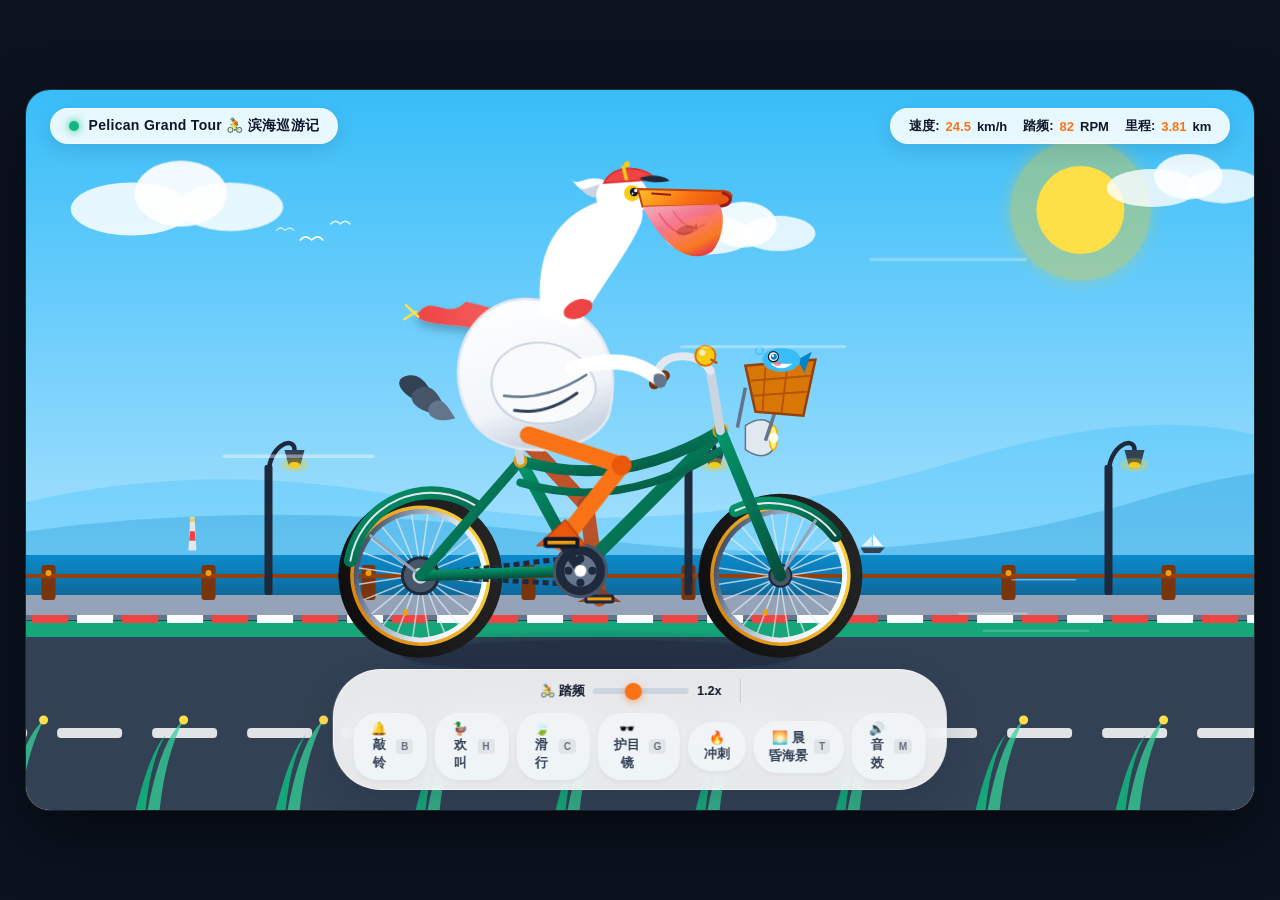
<file: uploads/gemini-3.8-flash-20260919-鹈鹕测试-fd83e9a8.html>
<!DOCTYPE html>
<html lang="zh-CN">
<head>
  <meta charset="UTF-8" />
  <meta name="viewport" content="width=device-width, initial-scale=1.0" />
  <title>鹈鹕骑自行车 - 2D SVG 动画</title>
  <style>
    :root {
      --bg-gradient: linear-gradient(180deg, #38bdf8 0%, #7dd3fc 42%, #bae6fd 75%, #fef08a 100%);
      --sea-grad: linear-gradient(180deg, #0284c7 0%, #0369a1 40%, #075985 100%);
      --ui-bg: rgba(255, 255, 255, 0.88);
      --ui-text: #0f172a;
      --ui-subtext: #475569;
      --ui-border: rgba(255, 255, 255, 0.65);
      --ui-shadow: 0 16px 36px rgba(15, 23, 42, 0.16);
      --accent: #f97316;
      --accent-hover: #ea580c;
    }

    * {
      box-sizing: border-box;
      margin: 0;
      padding: 0;
      user-select: none;
      -webkit-user-select: none;
    }

    body {
      width: 100vw;
      height: 100vh;
      overflow: hidden;
      font-family: -apple-system, BlinkMacSystemFont, "Segoe UI", Roboto, "PingFang SC", "Hiragino Sans GB", "Microsoft YaHei", sans-serif;
      display: flex;
      flex-direction: column;
      align-items: center;
      justify-content: center;
      background: #0b1320;
      transition: background 1s ease;
    }

    /* 舞台主视口包装容器 */
    .stage-wrapper {
      position: relative;
      width: 96vw;
      max-width: 1280px;
      height: 88vh;
      max-height: 720px;
      border-radius: 24px;
      box-shadow: 0 25px 60px rgba(0, 0, 0, 0.5), 0 0 0 1px rgba(255, 255, 255, 0.15);
      overflow: hidden;
      background: var(--bg-gradient);
      transition: background 1.2s cubic-bezier(0.4, 0, 0.2, 1);
    }

    svg#stage {
      width: 100%;
      height: 100%;
      display: block;
      touch-action: none;
    }

    /* 顶部信息面板 */
    .top-header {
      position: absolute;
      top: 18px;
      left: 24px;
      right: 24px;
      display: flex;
      align-items: center;
      justify-content: space-between;
      pointer-events: none;
      z-index: 20;
    }

    .brand-badge {
      display: flex;
      align-items: center;
      gap: 10px;
      padding: 8px 18px;
      background: var(--ui-bg);
      backdrop-filter: blur(12px);
      -webkit-backdrop-filter: blur(12px);
      border-radius: 999px;
      border: 1px solid var(--ui-border);
      box-shadow: 0 6px 20px rgba(0, 0, 0, 0.1);
      color: var(--ui-text);
      font-size: 14px;
      font-weight: 700;
      letter-spacing: 0.3px;
      pointer-events: auto;
      transition: all 0.3s ease;
    }

    .status-dot {
      width: 10px;
      height: 10px;
      border-radius: 50%;
      background: #10b981;
      box-shadow: 0 0 10px #10b981;
      animation: pulseGreen 1.8s infinite ease-in-out;
    }

    @keyframes pulseGreen {
      0%, 100% { transform: scale(1); opacity: 1; }
      50% { transform: scale(1.3); opacity: 0.65; }
    }

    .telemetry-badge {
      display: flex;
      align-items: center;
      gap: 16px;
      padding: 8px 18px;
      background: var(--ui-bg);
      backdrop-filter: blur(12px);
      -webkit-backdrop-filter: blur(12px);
      border-radius: 999px;
      border: 1px solid var(--ui-border);
      box-shadow: 0 6px 20px rgba(0, 0, 0, 0.1);
      color: var(--ui-text);
      font-size: 13px;
      font-weight: 600;
      font-variant-numeric: tabular-nums;
      pointer-events: auto;
    }

    .telemetry-item {
      display: flex;
      align-items: center;
      gap: 6px;
    }

    .telemetry-val {
      font-weight: 800;
      color: var(--accent);
    }

    /* 鹈鹕俏皮对白气泡 */
    .speech-bubble {
      position: absolute;
      top: 105px;
      left: 630px;
      background: #ffffff;
      color: #0f172a;
      font-weight: 800;
      font-size: 14px;
      padding: 8px 16px;
      border-radius: 18px;
      box-shadow: 0 10px 25px rgba(0, 0, 0, 0.18);
      pointer-events: none;
      opacity: 0;
      transform: scale(0.6) translateY(10px);
      transition: all 0.3s cubic-bezier(0.34, 1.56, 0.64, 1);
      z-index: 30;
      white-space: nowrap;
    }

    .speech-bubble.active {
      opacity: 1;
      transform: scale(1) translateY(0);
    }

    .speech-bubble::after {
      content: "";
      position: absolute;
      bottom: -7px;
      left: 22px;
      border-width: 8px 8px 0;
      border-style: solid;
      border-color: #ffffff transparent;
      display: block;
      width: 0;
    }

    /* 底部控制 Dock */
    .control-dock {
      position: absolute;
      bottom: 20px;
      left: 50%;
      transform: translateX(-50%);
      display: flex;
      align-items: center;
      gap: 10px;
      padding: 9px 20px;
      background: var(--ui-bg);
      backdrop-filter: blur(18px);
      -webkit-backdrop-filter: blur(18px);
      border-radius: 48px;
      border: 1px solid var(--ui-border);
      box-shadow: var(--ui-shadow);
      z-index: 30;
      max-width: 95%;
      flex-wrap: wrap;
      justify-content: center;
      transition: all 0.4s ease;
    }

    .dock-group {
      display: flex;
      align-items: center;
      gap: 8px;
    }

    .dock-divider {
      width: 1px;
      height: 24px;
      background: rgba(100, 116, 139, 0.25);
      margin: 0 4px;
    }

    .ctrl-btn {
      appearance: none;
      border: none;
      outline: none;
      background: rgba(241, 245, 249, 0.9);
      color: #334155;
      padding: 8px 14px;
      border-radius: 24px;
      font-size: 13px;
      font-weight: 600;
      cursor: pointer;
      display: inline-flex;
      align-items: center;
      gap: 6px;
      transition: all 0.18s cubic-bezier(0.34, 1.56, 0.64, 1);
      box-shadow: 0 2px 5px rgba(0, 0, 0, 0.04);
    }

    .ctrl-btn:hover {
      transform: translateY(-2px) scale(1.03);
      background: #ffffff;
      color: #0f172a;
      box-shadow: 0 5px 14px rgba(0, 0, 0, 0.1);
    }

    .ctrl-btn:active {
      transform: translateY(1px) scale(0.97);
    }

    .ctrl-btn.active {
      background: var(--accent);
      color: #ffffff;
      box-shadow: 0 4px 12px rgba(249, 115, 22, 0.38);
    }

    /* 快捷键标记 */
    .key-tip {
      font-size: 10px;
      padding: 2px 5px;
      background: rgba(0, 0, 0, 0.08);
      border-radius: 4px;
      opacity: 0.75;
    }

    /* 车速滑块 */
    .speed-control {
      display: flex;
      align-items: center;
      gap: 8px;
      font-size: 12.5px;
      font-weight: 700;
      color: var(--ui-text);
      padding: 0 4px;
    }

    .speed-control input[type="range"] {
      appearance: none;
      -webkit-appearance: none;
      width: 96px;
      height: 6px;
      background: #cbd5e1;
      border-radius: 4px;
      outline: none;
      cursor: pointer;
    }

    .speed-control input[type="range"]::-webkit-slider-thumb {
      appearance: none;
      -webkit-appearance: none;
      width: 17px;
      height: 17px;
      border-radius: 50%;
      background: var(--accent);
      cursor: pointer;
      box-shadow: 0 2px 6px rgba(249, 115, 22, 0.5);
      transition: transform 0.15s;
    }

    .speed-control input[type="range"]::-webkit-slider-thumb:hover {
      transform: scale(1.25);
    }

    /* 冲刺加速闪烁标志 */
    .sprint-flair {
      display: none;
      color: #ef4444;
      font-weight: 800;
      font-size: 11px;
      animation: flash 0.3s infinite alternate;
    }

    @keyframes flash {
      from { opacity: 0.4; } to { opacity: 1; }
    }

    /* 昼夜主题 */
    body.theme-sunset {
      --bg-gradient: linear-gradient(180deg, #4a1d63 0%, #9333ea 30%, #f43f5e 65%, #fde047 100%);
      --ui-bg: rgba(45, 20, 55, 0.88);
      --ui-text: #fef08a;
      --ui-border: rgba(254, 240, 138, 0.2);
    }
    body.theme-sunset .ctrl-btn {
      background: rgba(88, 28, 110, 0.7);
      color: #fce7f3;
    }
    body.theme-sunset .ctrl-btn:hover {
      background: rgba(112, 36, 140, 0.95);
      color: #ffffff;
    }

    body.theme-night {
      --bg-gradient: linear-gradient(180deg, #030712 0%, #0f172a 45%, #1e293b 80%, #334155 100%);
      --ui-bg: rgba(15, 23, 42, 0.9);
      --ui-text: #f8fafc;
      --ui-subtext: #94a3b8;
      --ui-border: rgba(255, 255, 255, 0.12);
      --ui-shadow: 0 16px 40px rgba(0, 0, 0, 0.7);
    }
    body.theme-night .ctrl-btn {
      background: rgba(30, 41, 59, 0.85);
      color: #e2e8f0;
    }
    body.theme-night .ctrl-btn:hover {
      background: #334155;
      color: #ffffff;
    }
    body.theme-night .key-tip {
      background: rgba(255, 255, 255, 0.15);
    }
  </style>
</head>
<body class="theme-day">

  <div class="stage-wrapper">
    <!-- 顶部状态栏 -->
    <div class="top-header">
      <div class="brand-badge">
        <div class="status-dot"></div>
        <span>Pelican Grand Tour 🚴 滨海巡游记</span>
      </div>

      <div class="telemetry-badge">
        <div class="telemetry-item">
          <span>速度:</span>
          <span id="speedKmh" class="telemetry-val">24.5</span>
          <span>km/h</span>
        </div>
        <div class="telemetry-item">
          <span>踏频:</span>
          <span id="cadenceRpm" class="telemetry-val">82</span>
          <span>RPM</span>
        </div>
        <div class="telemetry-item">
          <span>里程:</span>
          <span id="distanceKm" class="telemetry-val">3.8</span>
          <span>km</span>
        </div>
      </div>
    </div>

    <!-- 鹈鹕诙谐对白气泡 -->
    <div id="speechBubble" class="speech-bubble">呱！今天海风正好，冲呀！🐟💨</div>

    <!-- 主画布 SVG (1280 x 720) -->
    <svg id="stage" viewBox="0 0 1280 720" preserveAspectRatio="xMidYMid slice">
      <defs>
        <!-- 柔和阴影与辉光 -->
        <filter id="softGlow" x="-30%" y="-30%" width="160%" height="160%">
          <feGaussianBlur stdDeviation="8" result="blur" />
          <feComposite in="SourceGraphic" in2="blur" operator="over" />
        </filter>

        <filter id="dropShadow" x="-20%" y="-20%" width="140%" height="140%">
          <feDropShadow dx="0" dy="5" stdDeviation="5" flood-opacity="0.25" flood-color="#050811" />
        </filter>

        <!-- 海洋水体渐变 -->
        <linearGradient id="oceanGrad" x1="0%" y1="0%" x2="0%" y2="100%">
          <stop offset="0%" stop-color="#0284c7" />
          <stop offset="50%" stop-color="#0369a1" />
          <stop offset="100%" stop-color="#0c4a6e" />
        </linearGradient>

        <!-- 经典英国赛车绿金属车架渐变 -->
        <linearGradient id="frameGrad" x1="0%" y1="0%" x2="100%" y2="100%">
          <stop offset="0%" stop-color="#059669" />
          <stop offset="45%" stop-color="#047857" />
          <stop offset="100%" stop-color="#064e3b" />
        </linearGradient>

        <!-- 镀铬高光渐变 -->
        <linearGradient id="chromeGrad" x1="0%" y1="0%" x2="0%" y2="100%">
          <stop offset="0%" stop-color="#ffffff" />
          <stop offset="35%" stop-color="#e2e8f0" />
          <stop offset="70%" stop-color="#94a3b8" />
          <stop offset="100%" stop-color="#475569" />
        </linearGradient>

        <!-- 复古黄边胶胎 (Gumwall Tire) -->
        <linearGradient id="tireGrad" x1="0%" y1="0%" x2="100%" y2="100%">
          <stop offset="0%" stop-color="#262626" />
          <stop offset="65%" stop-color="#171717" />
          <stop offset="100%" stop-color="#0a0a0a" />
        </linearGradient>
        <linearGradient id="gumwallGrad" x1="0%" y1="0%" x2="100%" y2="100%">
          <stop offset="0%" stop-color="#fde047" />
          <stop offset="100%" stop-color="#d97706" />
        </linearGradient>

        <!-- 鹈鹕黄色巨喙渐变 -->
        <linearGradient id="beakTopGrad" x1="0%" y1="0%" x2="100%" y2="20%">
          <stop offset="0%" stop-color="#fbbf24" />
          <stop offset="60%" stop-color="#f97316" />
          <stop offset="100%" stop-color="#ea580c" />
        </linearGradient>

        <!-- 柔韧大喉囊渐变 (Gular Pouch) -->
        <linearGradient id="throatPouchGrad" x1="15%" y1="0%" x2="85%" y2="100%">
          <stop offset="0%" stop-color="#fda4af" />
          <stop offset="35%" stop-color="#fb7185" />
          <stop offset="75%" stop-color="#f97316" />
          <stop offset="100%" stop-color="#e11d48" />
        </linearGradient>

        <!-- 鹈鹕丰满白色羽毛立体渐变 -->
        <linearGradient id="featherGrad" x1="0%" y1="0%" x2="30%" y2="100%">
          <stop offset="0%" stop-color="#ffffff" />
          <stop offset="75%" stop-color="#f1f5f9" />
          <stop offset="100%" stop-color="#cbd5e1" />
        </linearGradient>

        <!-- 飘扬红白条纹丝巾渐变 -->
        <linearGradient id="scarfGrad" x1="0%" y1="0%" x2="100%" y2="0%">
          <stop offset="0%" stop-color="#ef4444" />
          <stop offset="100%" stop-color="#f87171" />
        </linearGradient>

        <!-- 车大灯锥形光束渐变 -->
        <linearGradient id="headlightBeamGrad" x1="0%" y1="50%" x2="100%" y2="50%">
          <stop offset="0%" stop-color="#fef08a" stop-opacity="0.8" />
          <stop offset="35%" stop-color="#fef9c3" stop-opacity="0.35" />
          <stop offset="100%" stop-color="#fef9c3" stop-opacity="0" />
        </linearGradient>

        <!-- 复古皮革鞍座渐变 -->
        <linearGradient id="leatherGrad" x1="0%" y1="0%" x2="0%" y2="100%">
          <stop offset="0%" stop-color="#854d0e" />
          <stop offset="60%" stop-color="#713f12" />
          <stop offset="100%" stop-color="#451a03" />
        </linearGradient>
      </defs>

      <!-- =====================================================================
           层级 1: 天空远景、日月星辰、海鸥与白云
           ===================================================================== -->
      <g id="skyFarLayer">
        <!-- 太阳 / 月亮容器 -->
        <g id="celestialGroup" transform="translate(1080, 120)">
          <circle id="celestialGlow" cx="0" cy="0" r="70" fill="#facc15" opacity="0.35" filter="url(#softGlow)" />
          <circle id="celestialCore" cx="0" cy="0" r="44" fill="#fde047" />
          <!-- 月球陨石坑斑纹 (夜间显示) -->
          <g id="moonDetails" opacity="0">
            <circle cx="-10" cy="-12" r="8" fill="#cbd5e1" opacity="0.4" />
            <circle cx="12" cy="12" r="9" fill="#cbd5e1" opacity="0.35" />
            <circle cx="-12" cy="14" r="5.5" fill="#cbd5e1" opacity="0.3" />
          </g>
        </g>

        <!-- 夜晚星空 (平时 opacity=0) -->
        <g id="starsGroup" opacity="0">
          <circle cx="120" cy="50" r="2.2" fill="#fff" opacity="0.9" />
          <circle cx="280" cy="80" r="1.8" fill="#fff" opacity="0.8" />
          <circle cx="430" cy="45" r="2.5" fill="#fff" opacity="0.9" />
          <circle cx="620" cy="70" r="1.6" fill="#fff" opacity="0.75" />
          <circle cx="820" cy="35" r="2.2" fill="#fff" opacity="0.85" />
          <circle cx="950" cy="95" r="1.7" fill="#fff" opacity="0.7" />
          <circle cx="1180" cy="65" r="2.0" fill="#fff" opacity="0.9" />
          <circle cx="340" cy="120" r="1.4" fill="#fff" opacity="0.6" />
          <circle cx="720" cy="110" r="1.8" fill="#fff" opacity="0.7" />
        </g>

        <!-- 远景海岛山峦 -->
        <path id="farIslands" d="M -40,430 Q 180,360 420,410 T 960,370 T 1380,420 L 1380,520 L -40,520 Z" fill="#38bdf8" opacity="0.32" />
        <path id="midHills" d="M -60,455 Q 240,400 560,445 T 1140,410 T 1420,460 L 1420,520 L -60,520 Z" fill="#0284c7" opacity="0.25" />

        <!-- 蔚蓝大海 -->
        <rect x="0" y="465" width="1280" height="60" fill="url(#oceanGrad)" opacity="0.9" />

        <!-- 海上粼粼波光与远帆 -->
        <g id="seaScenery">
          <!-- 远景白色小帆船 -->
          <g transform="translate(860, 442) scale(0.7)">
            <polygon points="0,22 35,22 28,30 5,30" fill="#334155" />
            <polygon points="18,3 18,20 32,20" fill="#ffffff" opacity="0.95" />
            <polygon points="16,6 16,20 2,20" fill="#f1f5f9" opacity="0.85" />
          </g>
          <!-- 远方灯塔 -->
          <g transform="translate(180, 422) scale(0.8)">
            <polygon points="10,48 20,48 18,12 12,12" fill="#e2e8f0" />
            <polygon points="11,36 19,36 18,24 12,24" fill="#ef4444" />
            <rect x="11" y="8" width="8" height="4" fill="#334155" />
            <circle id="lighthouseBeam" cx="15" cy="10" r="4" fill="#fef08a" opacity="0.8" />
          </g>
          <!-- 海鸥小队 -->
          <g id="seagullFlock" transform="translate(300, 150) scale(0.8)">
            <path d="M0,0 Q6,-8 14,0 Q22,-8 28,0" stroke="#ffffff" stroke-width="2.2" fill="none" stroke-linecap="round" opacity="0.9" />
            <path d="M38,-20 Q44,-27 50,-20 Q56,-27 62,-20" stroke="#ffffff" stroke-width="1.8" fill="none" stroke-linecap="round" opacity="0.8" />
            <path d="M-30,-12 Q-25,-18 -19,-12 Q-13,-18 -8,-12" stroke="#ffffff" stroke-width="1.6" fill="none" stroke-linecap="round" opacity="0.7" />
          </g>
        </g>

        <!-- 飘移白云层 -->
        <g id="cloudsLayer">
          <g class="cloud" transform="translate(90, 75) scale(1.1)">
            <ellipse cx="60" cy="40" rx="55" ry="24" fill="#ffffff" opacity="0.85" />
            <ellipse cx="105" cy="26" rx="42" ry="30" fill="#ffffff" opacity="0.92" />
            <ellipse cx="150" cy="38" rx="48" ry="22" fill="#ffffff" opacity="0.85" />
          </g>
          <g class="cloud" transform="translate(680, 110) scale(0.88)">
            <ellipse cx="60" cy="40" rx="50" ry="22" fill="#ffffff" opacity="0.82" />
            <ellipse cx="100" cy="28" rx="38" ry="26" fill="#ffffff" opacity="0.9" />
            <ellipse cx="140" cy="38" rx="42" ry="20" fill="#ffffff" opacity="0.82" />
          </g>
          <g class="cloud" transform="translate(1120, 60) scale(0.95)">
            <ellipse cx="60" cy="40" rx="48" ry="20" fill="#ffffff" opacity="0.8" />
            <ellipse cx="98" cy="28" rx="36" ry="24" fill="#ffffff" opacity="0.88" />
            <ellipse cx="135" cy="38" rx="40" ry="18" fill="#ffffff" opacity="0.8" />
          </g>
        </g>
      </g>

      <!-- =====================================================================
           层级 2: 中景海堤木护栏、典雅路灯与灌木 (视差滚动)
           ===================================================================== -->
      <g id="midgroundLayer">
        <!-- 防浪海堤基座 -->
        <rect x="0" y="505" width="1280" height="25" fill="#94a3b8" />
        <rect x="0" y="525" width="1280" height="6" fill="#64748b" />
        <!-- 循环移动的木护栏与系缆柱 -->
        <g id="railingsGroup"></g>
        <!-- 复古铸铁海滨路灯 -->
        <g id="streetLampsGroup"></g>
      </g>

      <!-- =====================================================================
           层级 3: 前景公路、绿道专用道、反光路牙与自行车道标线
           ===================================================================== -->
      <g id="roadLayer">
        <!-- 沥青主路面 -->
        <rect x="0" y="530" width="1280" height="190" fill="#334155" />
        <!-- 滨海自行车专用青绿色彩色路面带 -->
        <rect x="0" y="531" width="1280" height="16" fill="#10b981" opacity="0.85" />
        <!-- 红白相间安全路牙 (Curb) -->
        <g id="curbStripesGroup"></g>
        <!-- 公路虚线标线 -->
        <g id="roadMarksGroup"></g>
        <!-- 路面喷涂自行车图标与里程标 -->
        <g id="bikeLaneStencil" transform="translate(900, 642) scale(0.8)" opacity="0.55">
          <circle cx="0" cy="0" r="16" fill="none" stroke="#ffffff" stroke-width="4" />
          <circle cx="56" cy="0" r="16" fill="none" stroke="#ffffff" stroke-width="4" />
          <path d="M0,0 L24,-24 L44,-24 L56,0 M24,-24 L36,0 M16,-34 L32,-34" fill="none" stroke="#ffffff" stroke-width="4" stroke-linecap="round" stroke-linejoin="round" />
          <text x="75" y="-10" fill="#ffffff" font-size="16" font-weight="bold" font-family="sans-serif">BIKE ONLY</text>
        </g>
      </g>

      <!-- =====================================================================
           层级 4: 主角组合层 (鹈鹕 + 自行车 + 投影 + 车灯光束)
           ===================================================================== -->
      <!-- 自行车与骑手的地面动感投影 -->
      <ellipse id="groundShadow" cx="600" cy="566" rx="210" ry="16" fill="#0f172a" opacity="0.45" filter="url(#softGlow)" />

      <!-- 车灯夜间照射锥形光束 -->
      <polygon id="headlightBeamCone" points="775,348 1320,290 1320,640 775,368" fill="url(#headlightBeamGrad)" opacity="0" />

      <!-- 主体震颤颠簸主容器 -->
      <g id="pelicanBicycleMaster" transform="translate(0, 0)">

        <!-- 1. 远侧腿与后踏板 (逆相位 180度，排在车架底层后方) -->
        <g id="backLegGroup" opacity="0.88">
          <!-- 远侧大腿与小腿骨骼 -->
          <polyline id="backLegBones" points="522,342 540,425 546,480" fill="none" stroke="#c2410c" stroke-width="15" stroke-linecap="round" stroke-linejoin="round" />
          <!-- 远侧膝关节羽毛过渡 -->
          <circle id="backKneeCap" cx="540" cy="425" r="9" fill="#9a3412" />
          <!-- 远侧大脚蹼 (蹼足) -->
          <polygon id="backWebbedFoot" points="520,482 566,482 552,464" fill="#9a3412" />
        </g>

        <!-- 远侧曲柄与踏板 -->
        <g id="backCrankArm">
          <line id="backCrankLine" x1="580" y1="480" x2="546" y2="480" stroke="#475569" stroke-width="8" stroke-linecap="round" />
          <rect id="backPedalRect" x="530" y="475" width="30" height="9" rx="3" fill="#1e293b" />
          <line id="backPedalReflector" x1="533" y1="479.5" x2="557" y2="479.5" stroke="#f59e0b" stroke-width="3" />
        </g>

        <!-- 2. 自行车本体结构 (后轮、前轮、链条传动、双梁车架) -->
        <!-- 后轮 (轴心: 420, 485, 半径 75) -->
        <g id="rearWheelGroup" transform="translate(420, 485)">
          <circle cx="0" cy="0" r="75" fill="none" stroke="url(#tireGrad)" stroke-width="14" />
          <circle cx="0" cy="0" r="68" fill="none" stroke="url(#gumwallGrad)" stroke-width="4" />
          <circle cx="0" cy="0" r="64" fill="none" stroke="url(#chromeGrad)" stroke-width="5" />
          <g id="rearSpokes"></g>
          <circle cx="0" cy="0" r="18" fill="#475569" stroke="#1e293b" stroke-width="3" />
          <circle cx="0" cy="0" r="8" fill="#cbd5e1" />
          <circle cx="0" cy="0" r="4" fill="#ffffff" />
          <rect x="36" y="-2" width="7" height="4" rx="1" fill="#f59e0b" />
        </g>

        <!-- 前轮 (轴心: 780, 485, 半径 75) -->
        <g id="frontWheelGroup" transform="translate(780, 485)">
          <circle cx="0" cy="0" r="75" fill="none" stroke="url(#tireGrad)" stroke-width="14" />
          <circle cx="0" cy="0" r="68" fill="none" stroke="url(#gumwallGrad)" stroke-width="4" />
          <circle cx="0" cy="0" r="64" fill="none" stroke="url(#chromeGrad)" stroke-width="5" />
          <g id="frontSpokes"></g>
          <circle cx="0" cy="0" r="11" fill="#475569" stroke="#1e293b" stroke-width="2" />
          <circle cx="0" cy="0" r="5" fill="#ffffff" />
          <rect x="36" y="-2" width="7" height="4" rx="1" fill="#f59e0b" />
        </g>

        <!-- 传动链条与前后经典挡泥板 -->
        <g id="bikeDrivetrain">
          <!-- 链条闭环 -->
          <path id="bikeChainLoop" d="M 420,485 L 580,466 A 20,20 0 0 1 580,494 L 420,485 Z" fill="none" stroke="#1e293b" stroke-width="5" stroke-dasharray="6,4" />
          <!-- 后挡泥板 (Mudguard) -->
          <path d="M 350,470 A 82,82 0 0 1 475,415" fill="none" stroke="url(#frameGrad)" stroke-width="13" stroke-linecap="round" />
          <path d="M 350,470 A 82,82 0 0 1 475,415" fill="none" stroke="#e2e8f0" stroke-width="2" stroke-linecap="round" />
          <line x1="420" y1="485" x2="370" y2="445" stroke="#94a3b8" stroke-width="3" stroke-linecap="round" />
          <!-- 前挡泥板 -->
          <path d="M 735,420 A 82,82 0 0 1 835,445" fill="none" stroke="url(#frameGrad)" stroke-width="13" stroke-linecap="round" />
          <path d="M 735,420 A 82,82 0 0 1 835,445" fill="none" stroke="#e2e8f0" stroke-width="2" stroke-linecap="round" />
          <line x1="780" y1="485" x2="815" y2="430" stroke="#94a3b8" stroke-width="3" stroke-linecap="round" />
        </g>

        <!-- 车架主管道 (双主梁复古巡游车型) -->
        <g id="bikeFrame">
          <!-- 后平叉 (Chainstay) -->
          <line x1="420" y1="485" x2="580" y2="480" stroke="url(#frameGrad)" stroke-width="11" stroke-linecap="round" />
          <!-- 后上叉 (Seatstay) -->
          <line x1="420" y1="485" x2="520" y2="370" stroke="url(#frameGrad)" stroke-width="10" stroke-linecap="round" />
          <!-- 立管 (Seattube) -->
          <line x1="520" y1="370" x2="580" y2="480" stroke="url(#frameGrad)" stroke-width="12" stroke-linecap="round" />
          <!-- 下管 (Downtube) -->
          <line x1="580" y1="480" x2="720" y2="340" stroke="url(#frameGrad)" stroke-width="13" stroke-linecap="round" />
          <!-- 上管 (Toptube) 双曲线复古优雅造型 -->
          <path d="M 520,370 Q 620,400 720,340" fill="none" stroke="url(#frameGrad)" stroke-width="11" stroke-linecap="round" />
          <path d="M 520,392 Q 620,422 720,360" fill="none" stroke="url(#frameGrad)" stroke-width="8" stroke-linecap="round" />

          <!-- 金色车架雕花接头套管 (Lug joints) -->
          <circle cx="520" cy="370" r="7" fill="#f59e0b" opacity="0.9" />
          <circle cx="720" cy="340" r="8" fill="#f59e0b" opacity="0.9" />

          <!-- 前叉 (Front Fork) -->
          <line x1="720" y1="340" x2="780" y2="485" stroke="url(#frameGrad)" stroke-width="12" stroke-linecap="round" />

          <!-- 鞍座管与复古双弹簧皮革鞍座 (Brooks Leather Saddle) -->
          <line x1="520" y1="370" x2="515" y2="335" stroke="#cbd5e1" stroke-width="8" stroke-linecap="round" />
          <!-- 鞍座底部缓冲弹簧 -->
          <circle cx="496" cy="342" r="5" fill="none" stroke="#64748b" stroke-width="2.8" />
          <circle cx="507" cy="342" r="5" fill="none" stroke="#64748b" stroke-width="2.8" />
          <!-- 皮革鞍座本体 -->
          <path d="M 478,332 C 492,318 540,320 554,334 C 542,344 490,344 478,332 Z" fill="url(#leatherGrad)" />
          <circle cx="490" cy="334" r="1.8" fill="#f59e0b" />
          <circle cx="506" cy="334" r="1.8" fill="#f59e0b" />
          <circle cx="524" cy="334" r="1.8" fill="#f59e0b" />

          <!-- 车把立管与优雅海鸥后掠弯把 -->
          <line x1="720" y1="340" x2="710" y2="280" stroke="#cbd5e1" stroke-width="9" stroke-linecap="round" />
          <path d="M 710,280 C 695,255 650,265 658,290" fill="none" stroke="#e2e8f0" stroke-width="8" stroke-linecap="round" />
          <!-- 棕色皮质把套 -->
          <line x1="664" y1="285" x2="654" y2="293" stroke="#78350f" stroke-width="11" stroke-linecap="round" />

          <!-- 黄铜小车铃 -->
          <g id="bikeBellElement" transform="translate(705, 265)" cursor="pointer">
            <circle cx="0" cy="0" r="10" fill="#facc15" stroke="#d97706" stroke-width="2" />
            <circle cx="-3" cy="-3" r="3" fill="#ffffff" opacity="0.7" />
            <line x1="6" y1="4" x2="11" y2="7" stroke="#b45309" stroke-width="2.5" stroke-linecap="round" />
          </g>

          <!-- 前子弹头复古车大灯 -->
          <g id="bikeHeadlight" transform="translate(745, 335)">
            <path d="M 0,0 C 14,-10 30,-8 30,12 C 30,32 14,34 0,24 Z" fill="#e2e8f0" stroke="#64748b" stroke-width="1.5" />
            <ellipse cx="28" cy="12" rx="4" ry="12" fill="#fef08a" stroke="#eab308" stroke-width="1.5" />
            <circle id="bulbGlow" cx="28" cy="12" r="5" fill="#ffffff" opacity="0.85" />
          </g>

          <!-- 前置藤编车筐与吉祥物小金鱼 -->
          <g id="frontBasket" transform="translate(745, 275)" cursor="pointer">
            <!-- 支架杆 -->
            <line x1="0" y1="22" x2="-8" y2="62" stroke="#64748b" stroke-width="3.5" />
            <line x1="30" y1="45" x2="20" y2="75" stroke="#64748b" stroke-width="3.5" />
            <!-- 藤篮主体 -->
            <polygon points="0,0 70,-6 58,50 10,46" fill="#d97706" stroke="#92400e" stroke-width="2.5" />
            <line x1="5" y1="15" x2="66" y2="10" stroke="#b45309" stroke-width="2" />
            <line x1="8" y1="30" x2="61" y2="26" stroke="#b45309" stroke-width="2" />
            <line x1="20" y1="2" x2="17" y2="47" stroke="#b45309" stroke-width="1.8" />
            <line x1="42" y1="0" x2="36" y2="48" stroke="#b45309" stroke-width="1.8" />

            <!-- 篮子里的可爱小蓝鱼吉祥物 -->
            <g id="fishCompanion" transform="translate(36, -6)">
              <polygon id="fishTailFin" points="16,0 28,-11 26,11" fill="#0284c7" />
              <ellipse cx="0" cy="0" rx="19" ry="12" fill="#38bdf8" />
              <path d="M -11,4 Q 0,13 11,4 Z" fill="#ffffff" />
              <ellipse cx="-4" cy="4" rx="3.5" ry="2.2" fill="#f87171" opacity="0.75" />
              <!-- 鱼眼睛 -->
              <circle cx="-8" cy="-3" r="5" fill="#ffffff" stroke="#0f172a" stroke-width="1.2" />
              <circle cx="-7.5" cy="-3" r="3" fill="#0284c7" />
              <circle cx="-8.5" cy="-4" r="1.2" fill="#ffffff" />
              <circle id="fishBubble" cx="-22" cy="-9" r="3" fill="none" stroke="#38bdf8" stroke-width="1.5" opacity="0.8" />
            </g>
          </g>
        </g>

        <!-- 中轴五通大牙盘 (Crank Chainring) -->
        <g id="chainringCenter">
          <circle cx="580" cy="480" r="26" fill="#1e293b" stroke="#475569" stroke-width="3" />
          <circle cx="580" cy="480" r="16" fill="#64748b" />
          <circle cx="568" cy="480" r="4" fill="#1e293b" />
          <circle cx="592" cy="480" r="4" fill="#1e293b" />
          <circle cx="580" cy="468" r="4" fill="#1e293b" />
          <circle cx="580" cy="492" r="4" fill="#1e293b" />
        </g>

        <!-- 3. 鹈鹕骑手身体总成 (动态起伏和摆动受控于此) -->
        <g id="pelicanBodyGroup" transform="translate(0, 0)">
          <!-- 丰满尾羽 -->
          <g id="pelicanTailFeathers" transform="translate(440, 290)">
            <path d="M 0,20 C -35,15 -52,-8 -32,-12 C -15,-15 -8,5 0,20 Z" fill="#334155" />
            <path d="M 8,26 C -24,28 -38,8 -20,0 C -5,-6 3,14 8,26 Z" fill="#475569" />
            <path d="M 16,30 C -8,38 -18,22 -6,14 C 4,8 10,22 16,30 Z" fill="#64748b" />
          </g>

          <!-- 飘逸的红色领巾后摆 (波浪流体仿真) -->
          <g id="scarfFlutterGroup" transform="translate(560, 225)">
            <path id="scarfBackWave" d="M 0,0 C -30,5 -60,-15 -90,-8 C -110,-4 -125,-18 -140,-12 C -125,5 -90,0 -70,12 C -40,15 -20,8 0,0 Z" fill="url(#scarfGrad)" filter="url(#dropShadow)" />
            <line id="scarfTassel1" x1="-140" y1="-12" x2="-152" y2="-10" stroke="#fde047" stroke-width="2.5" stroke-linecap="round" />
            <line id="scarfTassel2" x1="-138" y1="-7" x2="-150" y2="-3" stroke="#fde047" stroke-width="2.5" stroke-linecap="round" />
          </g>

          <!-- 敦厚圆润的白色羽毛躯干 (Torso) -->
          <path id="pelicanTorso" d="M 470,320 C 440,260 480,195 540,205 C 600,215 625,260 610,320 C 595,365 495,370 470,320 Z" fill="url(#featherGrad)" stroke="#e2e8f0" stroke-width="2.5" />

          <!-- S型优雅长脖子 -->
          <path id="pelicanNeck" d="M 545,220 C 540,155 565,115 625,105 C 640,103 655,112 648,132 C 635,160 605,195 580,235 Z" fill="#ffffff" />
          <!-- 脖圈小红丝巾前结 -->
          <ellipse cx="582" cy="216" rx="15" ry="9" fill="#ef4444" transform="rotate(-20, 582, 216)" />

          <!-- 翅膀主体 (Wing) -->
          <g id="pelicanWingFlap">
            <path id="pelicanWingBase" d="M 495,275 C 505,240 575,235 595,285 C 605,310 575,335 530,328 C 500,322 488,298 495,275 Z" fill="#f8fafc" stroke="#cbd5e1" stroke-width="2" />
            <path d="M 505,300 C 535,306 565,296 588,282" fill="none" stroke="#64748b" stroke-width="2.5" stroke-linecap="round" />
            <path d="M 515,315 C 540,320 560,312 578,300" fill="none" stroke="#334155" stroke-width="3" stroke-linecap="round" />
          </g>

          <!-- 握住车把的前翼手 (Hand Wing) -->
          <path d="M 575,275 C 615,265 640,270 660,288" fill="none" stroke="#ffffff" stroke-width="15" stroke-linecap="round" />
          <path d="M 656,284 C 664,281 672,288 666,296 C 660,301 652,294 656,284 Z" fill="#64748b" />

          <!-- 头部组 (Head + Beak + Pouch + Cap) -->
          <g id="pelicanHeadGroup" transform="translate(630, 105)">
            <!-- 头部呆毛冠羽 (Crest) -->
            <g id="crestGroup">
              <path d="M -12,-14 C -34,-26 -44,-8 -50,-18 C -40,0 -24,-2 -8,-7 Z" fill="#ffffff" />
              <path d="M -10,-10 C -26,-18 -36,-2 -42,-10 C -34,4 -20,2 -6,-4 Z" fill="#cbd5e1" />
            </g>

            <!-- 圆脑袋 -->
            <ellipse cx="0" cy="0" rx="26" ry="23" fill="#ffffff" />

            <!-- 复古骑行小帽 (Cycling Casquette) -->
            <g id="cyclistCap" transform="translate(-10, -18)">
              <path d="M -8,4 C 2,-16 35,-12 44,2 Z" fill="#ef4444" stroke="#dc2626" stroke-width="1.5" />
              <path d="M 12,-13 L 15,2" stroke="#facc15" stroke-width="3.5" />
              <path d="M 28,0 C 42,-4 54,-1 58,4 C 48,6 32,5 28,0 Z" fill="#1e293b" />
              <circle cx="16" cy="-14" r="3" fill="#facc15" />
            </g>

            <!-- 炯炯有神的眼眸 -->
            <g id="eyeOrb" transform="translate(10, -3)">
              <circle cx="0" cy="0" r="8" fill="#facc15" />
              <circle id="pupil" cx="2" cy="-1" r="4.2" fill="#0f172a" />
              <circle cx="3.8" cy="-2.5" r="1.8" fill="#ffffff" />
              <circle cx="0.5" cy="0.5" r="0.9" fill="#ffffff" />
              <!-- 自然眨眼眼皮 -->
              <path id="eyelidCover" d="M -8,-8 Q 0,0 8,-8" fill="none" stroke="#ffffff" stroke-width="0" stroke-linecap="round" />
            </g>

            <!-- 帅气护目风镜 (Goggles) -->
            <g id="gogglesGroup" transform="translate(6, -6)" style="display: none;">
              <rect x="-3" y="-3" width="22" height="14" rx="4" fill="#1e293b" stroke="#94a3b8" stroke-width="1.5" />
              <rect x="0" y="0" width="16" height="8" rx="2" fill="#0284c7" opacity="0.85" />
              <line x1="2" y1="2" x2="8" y2="7" stroke="#ffffff" stroke-width="1.8" stroke-linecap="round" opacity="0.8" />
              <line x1="-3" y1="4" x2="-28" y2="1" stroke="#78350f" stroke-width="3.5" />
              <line x1="19" y1="4" x2="26" y2="5" stroke="#78350f" stroke-width="3" />
            </g>

            <!-- 标志性黄色巨喙 (Upper Mandible) -->
            <path d="M 16,-7 L 102,-2 C 114,0 110,9 100,12 L 20,11 Z" fill="url(#beakTopGrad)" stroke="#c2410c" stroke-width="2" />
            <!-- 喙尖向下的小弯钩 (Maxillary Unguis) -->
            <path d="M 101,0 C 112,4 109,12 99,13" fill="none" stroke="#991b1b" stroke-width="3" stroke-linecap="round" />
            <line x1="30" y1="-2" x2="48" y2="0" stroke="#991b1b" stroke-width="2" stroke-linecap="round" />

            <!-- 灵魂特色: 弹力巨大喉囊 (Gular Pouch) -->
            <g id="pouchContainer">
              <path id="throatPouchMesh" d="M 20,11 C 32,40 65,78 88,58 C 102,42 102,18 96,11 Z" fill="url(#throatPouchGrad)" opacity="0.95" />
              <!-- 喉囊上的微血管弹性纹路 -->
              <path d="M 36,18 Q 54,48 72,36" fill="none" stroke="#e11d48" stroke-width="1.8" opacity="0.38" />
              <path d="M 50,16 Q 66,42 82,30" fill="none" stroke="#e11d48" stroke-width="1.5" opacity="0.3" />
              <!-- 吞在喉囊里隐隐发亮的小鱼阴影 -->
              <g id="pouchFishShadow" transform="translate(62, 36) rotate(-15) scale(0.65)" opacity="0.32">
                <ellipse cx="0" cy="0" rx="14" ry="7" fill="#7f1d1d" />
                <polygon points="12,0 20,-6 18,6" fill="#7f1d1d" />
              </g>
            </g>
          </g>
        </g>

        <!-- 4. 近侧腿与前踏板 (在车架最前方清晰可见，动力核心) -->
        <g id="frontLegGroup">
          <!-- 黄金大腿与小腿骨骼连线 -->
          <polyline id="frontLegBones" points="528,340 560,430 614,480" fill="none" stroke="#f97316" stroke-width="17" stroke-linecap="round" stroke-linejoin="round" />
          <!-- 膝盖羽毛圆滑过渡 -->
          <circle id="frontKneeCap" cx="560" cy="430" r="10" fill="#ea580c" />
          <!-- 宽大有力的橙黄色大脚蹼 (蹼爪随踏频倾角旋转) -->
          <polygon id="frontWebbedFoot" points="590,483 638,483 618,465" fill="#ea580c" stroke="#c2410c" stroke-width="1.5" />
        </g>

        <!-- 近侧曲柄与踏板 -->
        <g id="frontCrankArm">
          <line id="frontCrankLine" x1="580" y1="480" x2="614" y2="480" stroke="#1e293b" stroke-width="9" stroke-linecap="round" />
          <circle cx="580" cy="480" r="6" fill="#ffffff" />
          <rect id="frontPedalRect" x="596" y="474" width="36" height="11" rx="3.5" fill="#0f172a" />
          <line id="frontPedalReflector" x1="600" y1="479.5" x2="628" y2="479.5" stroke="#f59e0b" stroke-width="3.5" />
        </g>

      </g> <!-- 结束 pelicanBicycleMaster -->

      <!-- =====================================================================
           层级 5: 极近景动态飞速草丛、野花与冲刺风线
           ===================================================================== -->
      <g id="speedWindLines" opacity="0.65"></g>
      <g id="foregroundGrassGroup"></g>

    </svg>

    <!-- 底部功能控制 Dock -->
    <div class="control-dock">
      <!-- 踏频车速滑块 -->
      <div class="dock-group speed-control">
        <span>🚴 踏频</span>
        <input type="range" id="speedSlider" min="0" max="3.0" step="0.1" value="1.2" title="调整骑行车速" />
        <span id="speedVal">1.2x</span>
        <span id="sprintFlair" class="sprint-flair">⚡ TURBO!</span>
      </div>

      <div class="dock-divider"></div>

      <!-- 动作操作组 -->
      <div class="dock-group">
        <button class="ctrl-btn" id="bellBtn" title="敲响复古车铃 (快捷键: B)">
          <span>🔔 敲铃</span>
          <span class="key-tip">B</span>
        </button>

        <button class="ctrl-btn" id="honkBtn" title="大嘴欢叫 (快捷键: H / 空格)">
          <span>🦆 欢叫</span>
          <span class="key-tip">H</span>
        </button>

        <button class="ctrl-btn" id="coastBtn" title="双脚离蹬溜车 (快捷键: C)">
          <span>🍃 滑行</span>
          <span class="key-tip">C</span>
        </button>

        <button class="ctrl-btn" id="gogglesBtn" title="佩戴破风风镜 (快捷键: G)">
          <span>🕶️ 护目镜</span>
          <span class="key-tip">G</span>
        </button>

        <button class="ctrl-btn" id="sprintBtn" title="按住开启狂飙冲刺！">
          <span>🔥 冲刺</span>
        </button>

        <button class="ctrl-btn" id="themeBtn" title="切换昼夜与晚霞 (快捷键: T)">
          <span>🌅 晨昏海景</span>
          <span class="key-tip">T</span>
        </button>

        <button class="ctrl-btn" id="audioToggleBtn" title="音效开关 (快捷键: M)">
          <span>🔊 音效</span>
          <span class="key-tip">M</span>
        </button>
      </div>
    </div>
  </div>

  <script>
    /* ==========================================================================
       1. 场景细节程序化生成：24根辐条、公路标线、防浪桩、路灯与飞花草丛
       ========================================================================== */

    // (1) 前后轮 24 根编织辐条
    function buildSpokes(groupId, count = 24, radius = 62) {
      const g = document.getElementById(groupId);
      for (let i = 0; i < count; i++) {
        const rad = (i * 360 / count) * Math.PI / 180;
        const cross = (i % 2 === 0 ? 5 : -5) * Math.PI / 180;
        const line = document.createElementNS("http://www.w3.org/2000/svg", "line");
        line.setAttribute("x1", (Math.cos(rad + cross) * 10).toFixed(1));
        line.setAttribute("y1", (Math.sin(rad + cross) * 10).toFixed(1));
        line.setAttribute("x2", (Math.cos(rad) * radius).toFixed(1));
        line.setAttribute("y2", (Math.sin(rad) * radius).toFixed(1));
        line.setAttribute("stroke", "#e2e8f0");
        line.setAttribute("stroke-width", "1.5");
        line.setAttribute("opacity", "0.75");
        g.appendChild(line);
      }
    }
    buildSpokes("rearSpokes");
    buildSpokes("frontSpokes");

    // (2) 公路白虚线与红白路牙反光砖
    const roadMarksGroup = document.getElementById("roadMarksGroup");
    const curbStripesGroup = document.getElementById("curbStripesGroup");
    const DASH_NUM = 16;
    const roadDashes = [];
    for (let i = 0; i < DASH_NUM; i++) {
      const rect = document.createElementNS("http://www.w3.org/2000/svg", "rect");
      rect.setAttribute("y", "638");
      rect.setAttribute("width", "65");
      rect.setAttribute("height", "10");
      rect.setAttribute("rx", "4");
      rect.setAttribute("fill", "#ffffff");
      rect.setAttribute("opacity", "0.85");
      roadMarksGroup.appendChild(rect);
      roadDashes.push({ el: rect, x: i * 95 });
    }

    const CURB_NUM = 32;
    const curbs = [];
    for (let i = 0; i < CURB_NUM; i++) {
      const rect = document.createElementNS("http://www.w3.org/2000/svg", "rect");
      rect.setAttribute("y", "525");
      rect.setAttribute("width", "36");
      rect.setAttribute("height", "8");
      rect.setAttribute("fill", i % 2 === 0 ? "#ef4444" : "#ffffff");
      curbStripesGroup.appendChild(rect);
      curbs.push({ el: rect, x: i * 45 });
    }

    // (3) 中景海堤木柱与复古路灯
    const railingsGroup = document.getElementById("railingsGroup");
    const streetLampsGroup = document.getElementById("streetLampsGroup");
    const posts = [];
    for (let i = 0; i < 10; i++) {
      const g = document.createElementNS("http://www.w3.org/2000/svg", "g");
      g.innerHTML = `
        <rect x="-7" y="475" width="14" height="35" rx="3" fill="#78350f" />
        <line x1="-7" y1="486" x2="160" y2="486" stroke="#92400e" stroke-width="4" stroke-linecap="round" />
        <circle cx="0" cy="483" r="3" fill="#f59e0b" />
      `;
      railingsGroup.appendChild(g);
      posts.push({ el: g, x: i * 160 });
    }

    const lamps = [];
    for (let i = 0; i < 4; i++) {
      const g = document.createElementNS("http://www.w3.org/2000/svg", "g");
      g.innerHTML = `
        <rect x="-4" y="375" width="8" height="130" fill="#1e293b" rx="2" />
        <path d="M 0,385 C 0,355 26,345 26,360" fill="none" stroke="#1e293b" stroke-width="4.5" />
        <polygon points="16,360 36,360 32,375 20,375" fill="#334155" />
        <ellipse cx="26" cy="375" rx="6" ry="3" fill="#facc15" class="lamp-bulb" />
        <ellipse cx="26" cy="375" rx="14" ry="7" fill="#facc15" opacity="0.3" class="lamp-glow" />
      `;
      streetLampsGroup.appendChild(g);
      lamps.push({ el: g, x: 120 + i * 420 });
    }

    // (4) 前景飞速野花草丛
    const foregroundGrassGroup = document.getElementById("foregroundGrassGroup");
    const grassClumps = [];
    for (let i = 0; i < 12; i++) {
      const g = document.createElementNS("http://www.w3.org/2000/svg", "g");
      g.innerHTML = `
        <path d="M 0,720 Q 15,660 30,645 Q 15,670 10,720" fill="#10b981" opacity="0.85" />
        <path d="M 12,720 Q 25,650 48,630 Q 30,665 24,720" fill="#34d399" opacity="0.75" />
        <circle cx="48" cy="630" r="4.5" fill="#fde047" />
      `;
      foregroundGrassGroup.appendChild(g);
      grassClumps.push({ el: g, x: i * 140 });
    }

    // (5) 破风极速风线
    const speedWindLines = document.getElementById("speedWindLines");
    const windStreaks = [];
    for (let i = 0; i < 8; i++) {
      const line = document.createElementNS("http://www.w3.org/2000/svg", "line");
      line.setAttribute("stroke", "#ffffff");
      line.setAttribute("stroke-width", (1.5 + Math.random() * 2).toFixed(1));
      line.setAttribute("stroke-linecap", "round");
      line.setAttribute("opacity", (0.3 + Math.random() * 0.4).toFixed(2));
      speedWindLines.appendChild(line);
      windStreaks.push({
        el: line,
        x: Math.random() * 1280,
        y: 110 + Math.random() * 420,
        len: 40 + Math.random() * 110,
        speedMult: 1.2 + Math.random() * 0.8
      });
    }

    /* ==========================================================================
       2. 经典双骨骼逆运动学解析求解器 (Analytical 2-Bone IK)
       ========================================================================== */
    function solveIK(x1, y1, x2, y2, l1, l2, bendDir = 1) {
      const dx = x2 - x1;
      const dy = y2 - y1;
      const dist = Math.hypot(dx, dy);
      const clampedDist = Math.max(Math.abs(l1 - l2) + 0.01, Math.min(dist, (l1 + l2) * 0.999));

      const cosA = (l1 * l1 + clampedDist * clampedDist - l2 * l2) / (2 * l1 * clampedDist);
      const angleBase = Math.atan2(dy, dx);
      const angleOffset = Math.acos(Math.max(-1, Math.min(1, cosA)));

      const kneeAngle = angleBase - bendDir * angleOffset;
      const kx = x1 + Math.cos(kneeAngle) * l1;
      const ky = y1 + Math.sin(kneeAngle) * l1;

      return { kx, ky };
    }

    /* ==========================================================================
       3. 核心几何配置与节点引用 (精确测算，永不脱节)
       ========================================================================== */
    const CRANK_X = 580;
    const CRANK_Y = 480;
    const CRANK_R = 34;

    const FRONT_HIP_X = 528;
    const FRONT_HIP_Y = 340;
    const BACK_HIP_X = 522;
    const BACK_HIP_Y = 342;

    const THIGH_LEN = 98;
    const SHIN_LEN = 98;

    const rearWheelGroup = document.getElementById("rearWheelGroup");
    const frontWheelGroup = document.getElementById("frontWheelGroup");
    const bikeChainLoop = document.getElementById("bikeChainLoop");

    const frontCrankLine = document.getElementById("frontCrankLine");
    const frontPedalRect = document.getElementById("frontPedalRect");
    const frontPedalReflector = document.getElementById("frontPedalReflector");
    const backCrankLine = document.getElementById("backCrankLine");
    const backPedalRect = document.getElementById("backPedalRect");
    const backPedalReflector = document.getElementById("backPedalReflector");

    const frontLegBones = document.getElementById("frontLegBones");
    const frontKneeCap = document.getElementById("frontKneeCap");
    const frontWebbedFoot = document.getElementById("frontWebbedFoot");

    const backLegBones = document.getElementById("backLegBones");
    const backKneeCap = document.getElementById("backKneeCap");
    const backWebbedFoot = document.getElementById("backWebbedFoot");

    const pelicanBicycleMaster = document.getElementById("pelicanBicycleMaster");
    const pelicanBodyGroup = document.getElementById("pelicanBodyGroup");
    const throatPouchMesh = document.getElementById("throatPouchMesh");
    const crestGroup = document.getElementById("crestGroup");
    const scarfBackWave = document.getElementById("scarfBackWave");
    const scarfTassel1 = document.getElementById("scarfTassel1");
    const scarfTassel2 = document.getElementById("scarfTassel2");
    const pelicanTailFeathers = document.getElementById("pelicanTailFeathers");
    const eyelidCover = document.getElementById("eyelidCover");

    const fishTailFin = document.getElementById("fishTailFin");
    const fishBubble = document.getElementById("fishBubble");
    const cloudsLayer = document.getElementById("cloudsLayer");
    const bikeLaneStencil = document.getElementById("bikeLaneStencil");
    const headlightBeamCone = document.getElementById("headlightBeamCone");
    const bulbGlow = document.getElementById("bulbGlow");
    const groundShadow = document.getElementById("groundShadow");

    const speedKmhEl = document.getElementById("speedKmh");
    const cadenceRpmEl = document.getElementById("cadenceRpm");
    const distanceKmEl = document.getElementById("distanceKm");

    let currentSpeed = 1.2;
    let targetSpeed = 1.2;
    let isSprinting = false;
    let isCoasting = false;
    let pedalAngle = 0;
    let wheelAngle = 0;
    let chainOffset = 0;
    let time = 0;
    let totalDistanceKm = 3.8;

    let stencilX = 900;
    let blinkTimer = 0;
    let isBlinking = false;

    /* ==========================================================================
       4. 60FPS 丝滑物理引擎主循环
       ========================================================================== */
    let lastTime = performance.now();

    function renderLoop(now) {
      requestAnimationFrame(renderLoop);

      const deltaMs = Math.min(now - lastTime, 50);
      lastTime = now;
      const dt = deltaMs / 1000;

      // 车速平滑 Lerp 插值
      currentSpeed += (targetSpeed - currentSpeed) * 0.12;
      const effectiveSpeed = currentSpeed;

      time += dt * (0.6 + effectiveSpeed * 0.8);

      // (1) 踏频与轮速角位移 (滑行模式下踏频暂停，车轮保持旋转)
      if (!isCoasting && effectiveSpeed > 0.02) {
        pedalAngle += effectiveSpeed * 220 * dt;
        chainOffset -= effectiveSpeed * 190 * dt;
      }
      if (effectiveSpeed > 0.01) {
        wheelAngle += effectiveSpeed * 440 * dt;
      }

      // 里程与仪表盘遥测更新
      totalDistanceKm += (effectiveSpeed * 22 * dt) / 3600;
      speedKmhEl.textContent = (effectiveSpeed * 20.4).toFixed(1);
      cadenceRpmEl.textContent = isCoasting ? "0" : Math.round(effectiveSpeed * 68);
      distanceKmEl.textContent = totalDistanceKm.toFixed(2);

      const rad = (pedalAngle * Math.PI) / 180;
      const wheelRot = (wheelAngle % 360).toFixed(2);
      rearWheelGroup.setAttribute("transform", `translate(420, 485) rotate(${wheelRot})`);
      frontWheelGroup.setAttribute("transform", `translate(780, 485) rotate(${wheelRot})`);
      bikeChainLoop.style.strokeDashoffset = chainOffset.toFixed(1);

      // (2) 多层次视差无缝横向移动
      const roadSpeed = effectiveSpeed * 390 * dt;

      roadDashes.forEach(item => {
        item.x -= roadSpeed;
        if (item.x < -80) item.x += DASH_NUM * 95;
        item.el.setAttribute("x", item.x.toFixed(1));
      });

      curbs.forEach(item => {
        item.x -= roadSpeed;
        if (item.x < -40) item.x += CURB_NUM * 45;
        item.el.setAttribute("x", item.x.toFixed(1));
      });

      posts.forEach(item => {
        item.x -= roadSpeed * 0.65;
        if (item.x < -140) item.x += 10 * 160;
        item.el.setAttribute("transform", `translate(${item.x.toFixed(1)}, 0)`);
      });

      lamps.forEach(item => {
        item.x -= roadSpeed * 0.65;
        if (item.x < -120) item.x += 4 * 420;
        item.el.setAttribute("transform", `translate(${item.x.toFixed(1)}, 0)`);
      });

      grassClumps.forEach(item => {
        item.x -= roadSpeed * 1.35;
        if (item.x < -120) item.x += 12 * 140;
        item.el.setAttribute("transform", `translate(${item.x.toFixed(1)}, 0)`);
      });

      stencilX -= roadSpeed;
      if (stencilX < -160) stencilX = 1400;
      bikeLaneStencil.setAttribute("transform", `translate(${stencilX.toFixed(1)}, 642) scale(0.8)`);

      const cloudShift = (time * 18) % 1280;
      cloudsLayer.setAttribute("transform", `translate(${-cloudShift}, 0)`);

      windStreaks.forEach(item => {
        item.x -= (roadSpeed * 1.5 + 80 * dt) * item.speedMult;
        if (item.x < -item.len) {
          item.x = 1320 + Math.random() * 200;
          item.y = 100 + Math.random() * 450;
        }
        item.el.setAttribute("x1", item.x.toFixed(1));
        item.el.setAttribute("y1", item.y.toFixed(1));
        item.el.setAttribute("x2", (item.x + item.len * Math.min(1.8, 0.4 + effectiveSpeed * 0.6)).toFixed(1));
        item.el.setAttribute("y2", item.y.toFixed(1));
      });

      // (3) 整车路感震颤与身体重心起伏 (Bobbing & Rocking)
      const pedalPowerPhase = isCoasting ? 0 : Math.sin(rad * 2);
      const roadJitter = Math.sin(time * 18) * (0.75 * Math.min(1, effectiveSpeed));
      const bodyBobY = pedalPowerPhase * (3.8 * Math.min(1.5, effectiveSpeed)) + roadJitter;
      const bodyTilt = isCoasting ? -1.5 : Math.sin(rad) * (2.0 * Math.min(1.4, effectiveSpeed));

      pelicanBodyGroup.setAttribute(
        "transform",
        `translate(0, ${bodyBobY.toFixed(2)}) rotate(${bodyTilt.toFixed(2)}, 528, 340)`
      );

      const bikeBounce = Math.sin(time * 15) * 0.8 * Math.min(1, effectiveSpeed);
      pelicanBicycleMaster.setAttribute("transform", `translate(0, ${bikeBounce.toFixed(2)})`);
      groundShadow.setAttribute("rx", (210 - bodyBobY * 3).toFixed(1));
      groundShadow.setAttribute("opacity", (0.45 - bodyBobY * 0.015).toFixed(2));

      // (4) 喉囊与领巾物理仿真 (Elastic Wobble)
      const pouchJiggle = Math.sin(time * 8.5) * 7.0 * effectiveSpeed;
      const pouchDroop = Math.cos(rad * 2) * 4.5 * effectiveSpeed;
      throatPouchMesh.setAttribute(
        "d",
        `M 20,11 C 32,${(40 + pouchDroop).toFixed(1)} ${(65 + pouchJiggle).toFixed(1)},${(78 + pouchDroop * 1.4).toFixed(1)} 88,58 C 102,42 102,18 96,11 Z`
      );

      const scarfWave1 = Math.sin(time * 12) * 12 * (0.6 + effectiveSpeed * 0.5);
      const scarfWave2 = Math.cos(time * 10) * 16 * (0.6 + effectiveSpeed * 0.5);
      scarfBackWave.setAttribute(
        "d",
        `M 0,0 C -30,${(5 + scarfWave1 * 0.3).toFixed(1)} -60,${(-15 + scarfWave2 * 0.6).toFixed(1)} -90,${(-8 + scarfWave1).toFixed(1)} C -110,${(-4 + scarfWave2).toFixed(1)} -125,${(-18 + scarfWave1 * 1.2).toFixed(1)} -140,${(-12 + scarfWave2 * 1.4).toFixed(1)} C -125,5 -90,0 -70,12 C -40,15 -20,8 0,0 Z`
      );
      scarfTassel1.setAttribute("y2", (-10 + scarfWave2 * 1.4).toFixed(1));
      scarfTassel2.setAttribute("y2", (-3 + scarfWave1 * 1.3).toFixed(1));

      const crestWave = Math.sin(time * 11) * 6 * (0.4 + effectiveSpeed * 0.6);
      crestGroup.setAttribute("transform", `rotate(${crestWave.toFixed(2)}, -12, -14)`);

      const tailTremble = Math.cos(time * 13) * 3 * effectiveSpeed;
      pelicanTailFeathers.setAttribute("transform", `translate(440, 290) rotate(${tailTremble.toFixed(1)}, 0, 20)`);

      const fishTailSwish = Math.sin(time * 14) * 22;
      fishTailFin.setAttribute("transform", `rotate(${fishTailSwish.toFixed(1)}, 16, 0)`);
      const bubbleSize = 2.4 + Math.abs(Math.sin(time * 5)) * 2.2;
      fishBubble.setAttribute("r", bubbleSize.toFixed(1));

      // (5) 脚踏板圆周位置与曲柄连杆
      const curPedalAngle = isCoasting ? 0 : rad;
      const frontPedalX = CRANK_X + Math.cos(curPedalAngle) * CRANK_R;
      const frontPedalY = CRANK_Y + Math.sin(curPedalAngle) * CRANK_R;

      const backPedalX = CRANK_X + Math.cos(curPedalAngle + Math.PI) * CRANK_R;
      const backPedalY = CRANK_Y + Math.sin(curPedalAngle + Math.PI) * CRANK_R;

      frontCrankLine.setAttribute("x2", frontPedalX.toFixed(1));
      frontCrankLine.setAttribute("y2", frontPedalY.toFixed(1));
      frontPedalRect.setAttribute("x", (frontPedalX - 18).toFixed(1));
      frontPedalRect.setAttribute("y", (frontPedalY - 5.5).toFixed(1));
      frontPedalReflector.setAttribute("x1", (frontPedalX - 14).toFixed(1));
      frontPedalReflector.setAttribute("x2", (frontPedalX + 14).toFixed(1));
      frontPedalReflector.setAttribute("y1", frontPedalY.toFixed(1));
      frontPedalReflector.setAttribute("y2", frontPedalY.toFixed(1));

      backCrankLine.setAttribute("x2", backPedalX.toFixed(1));
      backCrankLine.setAttribute("y2", backPedalY.toFixed(1));
      backPedalRect.setAttribute("x", (backPedalX - 15).toFixed(1));
      backPedalRect.setAttribute("y", (backPedalY - 4.5).toFixed(1));
      backPedalReflector.setAttribute("x1", (backPedalX - 12).toFixed(1));
      backPedalReflector.setAttribute("x2", (backPedalX + 12).toFixed(1));
      backPedalReflector.setAttribute("y1", backPedalY.toFixed(1));
      backPedalReflector.setAttribute("y2", backPedalY.toFixed(1));

      // (6) 逆运动学求解腿部关节 (IK)
      const curFrontHipY = FRONT_HIP_Y + bodyBobY;
      const curBackHipY = BACK_HIP_Y + bodyBobY;

      const frontIK = solveIK(FRONT_HIP_X, curFrontHipY, frontPedalX, frontPedalY, THIGH_LEN, SHIN_LEN, 1);
      frontLegBones.setAttribute(
        "points",
        `${FRONT_HIP_X},${curFrontHipY.toFixed(1)} ${frontIK.kx.toFixed(1)},${frontIK.ky.toFixed(1)} ${frontPedalX.toFixed(1)},${frontPedalY.toFixed(1)}`
      );
      frontKneeCap.setAttribute("cx", frontIK.kx.toFixed(1));
      frontKneeCap.setAttribute("cy", frontIK.ky.toFixed(1));

      const frontAnkleTilt = Math.sin(curPedalAngle) * 7;
      frontWebbedFoot.setAttribute(
        "points",
        `${(frontPedalX - 24).toFixed(1)},${(frontPedalY + 3).toFixed(1)} ${(frontPedalX + 24).toFixed(1)},${(frontPedalY + 3).toFixed(1)} ${(frontPedalX + 4).toFixed(1)},${(frontPedalY - 17 + frontAnkleTilt).toFixed(1)}`
      );

      const backIK = solveIK(BACK_HIP_X, curBackHipY, backPedalX, backPedalY, THIGH_LEN * 0.96, SHIN_LEN * 0.96, 1);
      backLegBones.setAttribute(
        "points",
        `${BACK_HIP_X},${curBackHipY.toFixed(1)} ${backIK.kx.toFixed(1)},${backIK.ky.toFixed(1)} ${backPedalX.toFixed(1)},${backPedalY.toFixed(1)}`
      );
      backKneeCap.setAttribute("cx", backIK.kx.toFixed(1));
      backKneeCap.setAttribute("cy", backIK.ky.toFixed(1));

      const backAnkleTilt = Math.sin(curPedalAngle + Math.PI) * 7;
      backWebbedFoot.setAttribute(
        "points",
        `${(backPedalX - 22).toFixed(1)},${(backPedalY + 3).toFixed(1)} ${(backPedalX + 22).toFixed(1)},${(backPedalY + 3).toFixed(1)} ${(backPedalX + 3).toFixed(1)},${(backPedalY - 16 + backAnkleTilt).toFixed(1)}`
      );

      // (7) 自动自然眨眼
      blinkTimer += dt;
      if (!isBlinking && blinkTimer > 3.0 + Math.random() * 3.5) {
        isBlinking = true;
        blinkTimer = 0;
        eyelidCover.setAttribute("stroke-width", "7");
        setTimeout(() => {
          eyelidCover.setAttribute("stroke-width", "0");
          isBlinking = false;
        }, 130);
      }
    }

    requestAnimationFrame(renderLoop);

    /* ==========================================================================
       5. 纯原生 Web Audio 合成音效引擎 (无外部音频依赖)
       ========================================================================== */
    let audioCtx = null;
    let audioEnabled = true;

    function getAudioContext() {
      if (!audioCtx) {
        audioCtx = new (window.AudioContext || window.webkitAudioContext)();
      }
      if (audioCtx.state === "suspended") {
        audioCtx.resume();
      }
      return audioCtx;
    }

    // 逼真黄铜双音车铃
    function playBicycleBell() {
      if (!audioEnabled) return;
      const ctx = getAudioContext();
      const now = ctx.currentTime;

      function chime(freq, start, duration, vol) {
        const osc = ctx.createOscillator();
        const gain = ctx.createGain();
        osc.type = "sine";
        osc.frequency.setValueAtTime(freq, start);

        gain.gain.setValueAtTime(vol, start);
        gain.gain.exponentialRampToValueAtTime(0.0001, start + duration);

        osc.connect(gain);
        gain.connect(ctx.destination);
        osc.start(start);
        osc.stop(start + duration);
      }

      chime(2350, now, 0.5, 0.28);
      chime(4700, now, 0.2, 0.1);
      chime(2820, now + 0.11, 0.7, 0.32);
      chime(5640, now + 0.11, 0.25, 0.1);
    }

    // 诙谐鹈鹕共振腔欢叫
    function playPelicanHonk() {
      if (!audioEnabled) return;
      const ctx = getAudioContext();
      const now = ctx.currentTime;

      const osc = ctx.createOscillator();
      const gain = ctx.createGain();
      const filter = ctx.createBiquadFilter();

      osc.type = "sawtooth";
      osc.frequency.setValueAtTime(155, now);
      osc.frequency.linearRampToValueAtTime(310, now + 0.08);
      osc.frequency.exponentialRampToValueAtTime(110, now + 0.34);

      filter.type = "bandpass";
      filter.frequency.setValueAtTime(530, now);
      filter.Q.setValueAtTime(4.5, now);

      gain.gain.setValueAtTime(0.01, now);
      gain.gain.linearRampToValueAtTime(0.35, now + 0.06);
      gain.gain.exponentialRampToValueAtTime(0.001, now + 0.35);

      osc.connect(filter);
      filter.connect(gain);
      gain.connect(ctx.destination);

      osc.start(now);
      osc.stop(now + 0.38);
    }

    /* ==========================================================================
       6. UI 控件交互与键盘快捷键绑定
       ========================================================================== */
    const speedSlider = document.getElementById("speedSlider");
    const speedVal = document.getElementById("speedVal");
    const sprintFlair = document.getElementById("sprintFlair");
    const bellBtn = document.getElementById("bellBtn");
    const honkBtn = document.getElementById("honkBtn");
    const coastBtn = document.getElementById("coastBtn");
    const gogglesBtn = document.getElementById("gogglesBtn");
    const sprintBtn = document.getElementById("sprintBtn");
    const themeBtn = document.getElementById("themeBtn");
    const audioToggleBtn = document.getElementById("audioToggleBtn");
    const gogglesGroup = document.getElementById("gogglesGroup");
    const speechBubble = document.getElementById("speechBubble");

    speedSlider.addEventListener("input", (e) => {
      targetSpeed = parseFloat(e.target.value);
      speedVal.textContent = targetSpeed.toFixed(1) + "x";
      sprintFlair.style.display = targetSpeed >= 2.4 ? "inline-flex" : "none";
      if (isCoasting) {
        isCoasting = false;
        coastBtn.classList.remove("active");
      }
    });

    bellBtn.addEventListener("click", () => {
      playBicycleBell();
      bellBtn.classList.add("active");
      setTimeout(() => bellBtn.classList.remove("active"), 200);
    });

    const honkLines = [
      "呱！前面有肥美的海鲈鱼！🐟💨",
      "大嘴兜风，越骑越轻松！🚴‍♂️✨",
      "叮叮！海滨环岛赛冲锋领骑！🌊",
      "风速正好，踏频 90 稳如老狗！🏆",
      "呱呱！前面的海鸥借过一下~ 🦆💨",
      "嘴大吃四方，脚踏行天下！🚲🎉"
    ];
    let bubbleTimer = null;
    function triggerHonk() {
      playPelicanHonk();
      clearTimeout(bubbleTimer);
      const randomLine = honkLines[Math.floor(Math.random() * honkLines.length)];
      speechBubble.textContent = randomLine;
      speechBubble.classList.add("active");
      bubbleTimer = setTimeout(() => {
        speechBubble.classList.remove("active");
      }, 2200);
    }
    honkBtn.addEventListener("click", triggerHonk);

    // 自由滑行模式
    coastBtn.addEventListener("click", () => {
      isCoasting = !isCoasting;
      coastBtn.classList.toggle("active", isCoasting);
      if (isCoasting) {
        speechBubble.textContent = "下坡溜车喽，双脚放空超惬意~ 🍃";
        speechBubble.classList.add("active");
        setTimeout(() => speechBubble.classList.remove("active"), 2000);
      }
    });

    // 护目风镜切换
    let showGoggles = false;
    gogglesBtn.addEventListener("click", () => {
      showGoggles = !showGoggles;
      gogglesGroup.style.display = showGoggles ? "block" : "none";
      gogglesBtn.classList.toggle("active", showGoggles);
    });

    // 冲刺加速控制
    function startSprint() {
      if (isSprinting) return;
      isSprinting = true;
      if (isCoasting) {
        isCoasting = false;
        coastBtn.classList.remove("active");
      }
      targetSpeed = 2.8;
      speedSlider.value = "2.8";
      speedVal.textContent = "2.8x";
      sprintFlair.style.display = "inline-flex";
      sprintBtn.classList.add("active");
      playBicycleBell();
    }
    function endSprint() {
      if (!isSprinting) return;
      isSprinting = false;
      targetSpeed = 1.2;
      speedSlider.value = "1.2";
      speedVal.textContent = "1.2x";
      sprintFlair.style.display = "none";
      sprintBtn.classList.remove("active");
    }
    sprintBtn.addEventListener("mousedown", startSprint);
    window.addEventListener("mouseup", endSprint);
    sprintBtn.addEventListener("touchstart", (e) => { e.preventDefault(); startSprint(); }, { passive: false });
    window.addEventListener("touchend", endSprint);

    // 晨昏昼夜主题切换
    const themes = ["theme-day", "theme-sunset", "theme-night"];
    let currentThemeIndex = 0;
    const celestialGlow = document.getElementById("celestialGlow");
    const celestialCore = document.getElementById("celestialCore");
    const moonDetails = document.getElementById("moonDetails");
    const starsGroup = document.getElementById("starsGroup");
    const lampGlows = document.querySelectorAll(".lamp-glow");

    themeBtn.addEventListener("click", () => {
      document.body.classList.remove(themes[currentThemeIndex]);
      currentThemeIndex = (currentThemeIndex + 1) % themes.length;
      const newTheme = themes[currentThemeIndex];
      document.body.classList.add(newTheme);

      if (newTheme === "theme-night") {
        celestialCore.setAttribute("fill", "#f1f5f9");
        celestialGlow.setAttribute("fill", "#e2e8f0");
        celestialGlow.setAttribute("opacity", "0.38");
        moonDetails.setAttribute("opacity", "1");
        starsGroup.setAttribute("opacity", "0.95");
        headlightBeamCone.setAttribute("opacity", "0.85");
        bulbGlow.setAttribute("opacity", "1");
        lampGlows.forEach(el => el.setAttribute("opacity", "0.75"));
        themeBtn.innerHTML = "<span>🌙 星空月夜</span><span class='key-tip'>T</span>";
      } else if (newTheme === "theme-sunset") {
        celestialCore.setAttribute("fill", "#f43f5e");
        celestialGlow.setAttribute("fill", "#fb923c");
        celestialGlow.setAttribute("opacity", "0.55");
        moonDetails.setAttribute("opacity", "0");
        starsGroup.setAttribute("opacity", "0");
        headlightBeamCone.setAttribute("opacity", "0.35");
        bulbGlow.setAttribute("opacity", "0.9");
        lampGlows.forEach(el => el.setAttribute("opacity", "0.4"));
        themeBtn.innerHTML = "<span>🌇 黄金晚霞</span><span class='key-tip'>T</span>";
      } else {
        celestialCore.setAttribute("fill", "#fde047");
        celestialGlow.setAttribute("fill", "#facc15");
        celestialGlow.setAttribute("opacity", "0.35");
        moonDetails.setAttribute("opacity", "0");
        starsGroup.setAttribute("opacity", "0");
        headlightBeamCone.setAttribute("opacity", "0");
        bulbGlow.setAttribute("opacity", "0.5");
        lampGlows.forEach(el => el.setAttribute("opacity", "0"));
        themeBtn.innerHTML = "<span>🌅 晴空碧海</span><span class='key-tip'>T</span>";
      }
    });

    // 音效开关
    audioToggleBtn.addEventListener("click", () => {
      audioEnabled = !audioEnabled;
      audioToggleBtn.innerHTML = audioEnabled ? "<span>🔊 音效</span><span class='key-tip'>M</span>" : "<span>🔇 静音</span><span class='key-tip'>M</span>";
      audioToggleBtn.classList.toggle("active", !audioEnabled);
      if (audioEnabled) playBicycleBell();
    });

    // 场景内物料点击交互
    document.getElementById("bikeBellElement").addEventListener("click", (e) => {
      e.stopPropagation();
      playBicycleBell();
      bellBtn.classList.add("active");
      setTimeout(() => bellBtn.classList.remove("active"), 200);
    });

    document.getElementById("pelicanHeadGroup").addEventListener("click", () => {
      triggerHonk();
    });
    document.getElementById("pelicanHeadGroup").style.cursor = "pointer";

    document.getElementById("frontBasket").addEventListener("click", (e) => {
      e.stopPropagation();
      triggerHonk();
    });

    // 全局快捷键
    window.addEventListener("keydown", (e) => {
      if (e.target.tagName === "INPUT") return;

      if (e.key === "b" || e.key === "B") {
        bellBtn.click();
      } else if (e.key === "h" || e.key === "H" || e.code === "Space") {
        e.preventDefault();
        triggerHonk();
      } else if (e.key === "c" || e.key === "C") {
        coastBtn.click();
      } else if (e.key === "g" || e.key === "G") {
        gogglesBtn.click();
      } else if (e.key === "t" || e.key === "T") {
        themeBtn.click();
      } else if (e.key === "m" || e.key === "M") {
        audioToggleBtn.click();
      } else if (e.key === "ArrowUp") {
        targetSpeed = Math.min(3.0, targetSpeed + 0.2);
        speedSlider.value = targetSpeed.toFixed(1);
        speedVal.textContent = targetSpeed.toFixed(1) + "x";
        if (isCoasting) { isCoasting = false; coastBtn.classList.remove("active"); }
      } else if (e.key === "ArrowDown") {
        targetSpeed = Math.max(0, targetSpeed - 0.2);
        speedSlider.value = targetSpeed.toFixed(1);
        speedVal.textContent = targetSpeed.toFixed(1) + "x";
      }
    });
  </script>
</body>
</html>
</file>
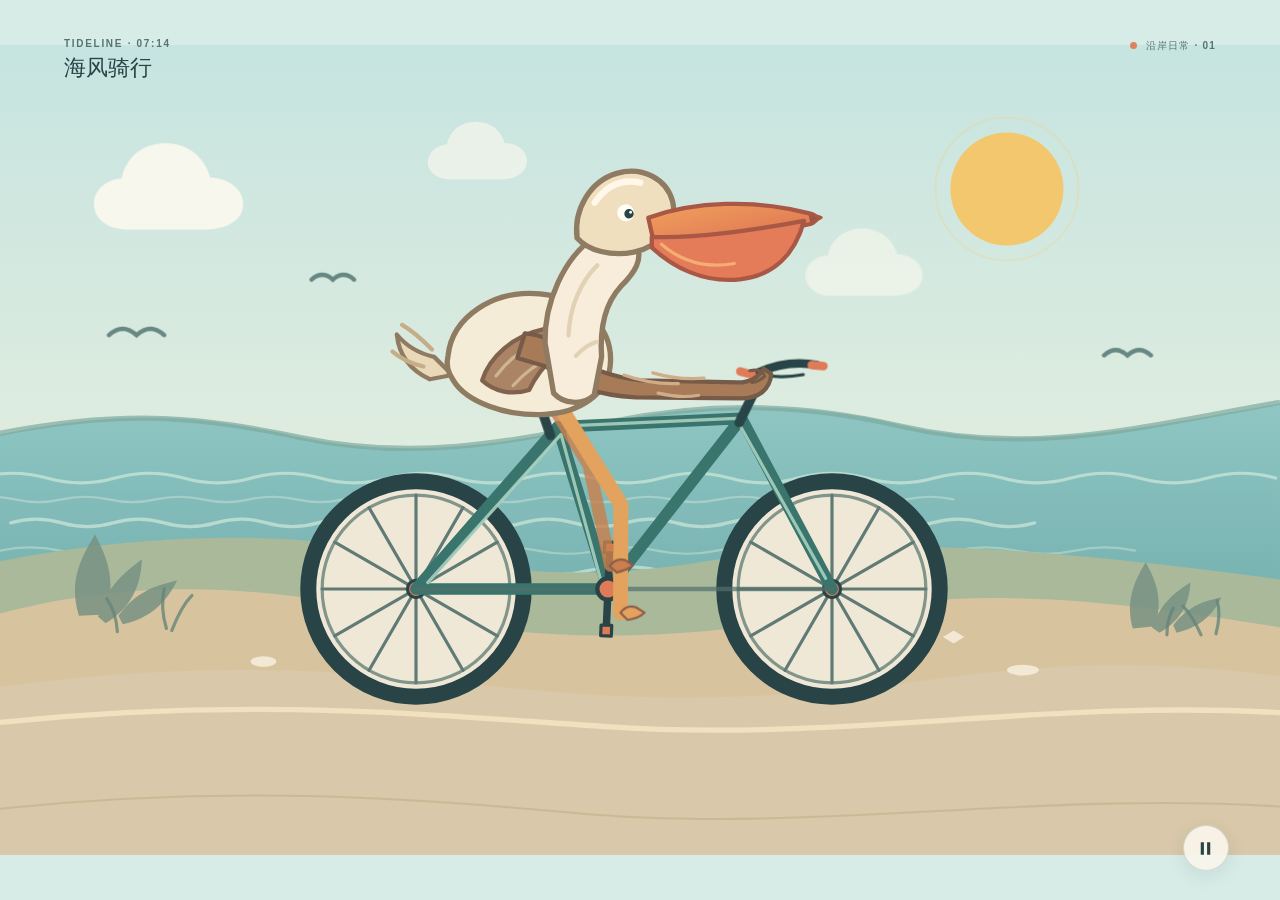
<file: uploads/gpt-6-luna-max-20260917-鹈鹕测试-1a407160.html>
<!doctype html>
<html lang="zh-CN">
<head>
  <meta charset="utf-8">
  <meta name="viewport" content="width=device-width, initial-scale=1">
  <meta name="theme-color" content="#d8ece7">
  <title>海风骑行 · 鹈鹕的沿岸日常</title>
  <style>
    :root {
      color-scheme: light;
      font-family: "Aptos", "Microsoft YaHei UI", "PingFang SC", sans-serif;
      color: #294447;
      background: #d8ece7;
      font-synthesis: none;
      text-rendering: optimizeLegibility;
    }

    * { box-sizing: border-box; }

    html, body {
      width: 100%;
      min-width: 320px;
      min-height: 100%;
      margin: 0;
    }

    body { min-height: 100svh; }

    .stage {
      position: relative;
      display: grid;
      min-height: 100svh;
      overflow: hidden;
      place-items: center;
      isolation: isolate;
      background: #d8ece7;
    }

    .artwork {
      display: block;
      width: min(100vw, 1520px);
      max-height: 100svh;
      height: auto;
    }

    .masthead {
      position: absolute;
      z-index: 2;
      top: clamp(22px, 4.2vh, 42px);
      left: clamp(22px, 5vw, 72px);
      display: grid;
      gap: 5px;
      pointer-events: none;
    }

    .eyebrow {
      margin: 0;
      color: #547470;
      font-size: 10px;
      font-weight: 700;
      line-height: 1.2;
      letter-spacing: 1.7px;
      text-transform: uppercase;
    }

    h1 {
      margin: 0;
      color: #294447;
      font-size: 22px;
      font-weight: 650;
      line-height: 1.2;
    }

    .edition {
      position: absolute;
      z-index: 2;
      top: clamp(26px, 4.5vh, 46px);
      right: clamp(22px, 5vw, 72px);
      display: flex;
      align-items: center;
      gap: 9px;
      color: #547470;
      font-size: 10px;
      font-weight: 700;
      line-height: 1;
      letter-spacing: 1.2px;
      text-transform: uppercase;
    }

    .edition::before {
      width: 7px;
      height: 7px;
      border-radius: 50%;
      background: #df805f;
      content: "";
    }

    .motion-toggle {
      position: absolute;
      z-index: 3;
      right: clamp(20px, 4vw, 56px);
      bottom: clamp(18px, 3.2vh, 34px);
      display: grid;
      width: 46px;
      height: 46px;
      padding: 0;
      place-items: center;
      border: 1px solid rgb(41 68 71 / 17%);
      border-radius: 50%;
      color: #294447;
      background: rgb(250 247 236 / 90%);
      box-shadow: 0 5px 18px rgb(44 74 69 / 10%);
      cursor: pointer;
      transition: background-color 160ms ease, transform 160ms ease;
    }

    .motion-toggle:hover { background: #fffdf5; transform: translateY(-2px); }
    .motion-toggle:focus-visible { outline: 3px solid #d97959; outline-offset: 3px; }
    .motion-toggle svg { width: 19px; height: 19px; fill: currentColor; }
    .motion-toggle svg[hidden] { display: none; }

    .sr-only {
      position: absolute;
      width: 1px;
      height: 1px;
      padding: 0;
      overflow: hidden;
      clip: rect(0, 0, 0, 0);
      white-space: nowrap;
      border: 0;
    }

    html.is-paused *,
    html.is-paused *::before,
    html.is-paused *::after { animation-play-state: paused !important; }

    .cloud-drift { animation: cloud-drift 20s ease-in-out infinite alternate; }
    .cloud-drift.slower { animation-duration: 27s; animation-direction: alternate-reverse; }
    .water-drift { animation: water-drift 26s linear infinite; }
    .wheel-spin {
      animation: wheel-spin 2.4s linear infinite;
      transform-box: fill-box;
      transform-origin: center;
    }

    @keyframes cloud-drift {
      from { transform: translateX(-14px); }
      to { transform: translateX(18px); }
    }

    @keyframes water-drift {
      from { transform: translateX(0); }
      to { transform: translateX(-90px); }
    }

    @keyframes wheel-spin { to { transform: rotate(360deg); } }

    @media (max-width: 680px) {
      .artwork { width: 100vw; max-height: 68svh; }
      .masthead { top: 22px; left: 20px; gap: 4px; }
      h1 { font-size: 20px; }
      .eyebrow, .edition { font-size: 9px; }
      .edition { top: 28px; right: 20px; gap: 7px; letter-spacing: 0.8px; }
      .motion-toggle { right: 20px; bottom: 20px; }
    }

    @media (prefers-reduced-motion: reduce) {
      .cloud-drift, .water-drift, .wheel-spin { animation: none; }
      .motion-toggle { transition: none; }
    }
  </style>
</head>
<body>
  <main class="stage">
    <header class="masthead">
      <p class="eyebrow">TIDELINE · 07:14</p>
      <h1>海风骑行</h1>
    </header>
    <div class="edition" aria-hidden="true">沿岸日常 · 01</div>

    <svg class="artwork" id="ride-scene" viewBox="0 0 1200 760" role="img" aria-labelledby="scene-title scene-description">
      <title id="scene-title">鹈鹕骑着自行车经过海岸</title>
      <desc id="scene-description">一只长着橙色大嘴的鹈鹕骑车沿海边前行，车轮和脚踏持续转动，海浪与云朵轻轻移动。</desc>
      <defs>
        <linearGradient id="sky" x1="0" y1="0" x2="0" y2="1">
          <stop offset="0" stop-color="#c6e4e0" />
          <stop offset="0.72" stop-color="#eaf0df" />
          <stop offset="1" stop-color="#f0dfbd" />
        </linearGradient>
        <linearGradient id="water" x1="0" y1="0" x2="0" y2="1">
          <stop offset="0" stop-color="#8fc6c3" />
          <stop offset="1" stop-color="#6eaaa9" />
        </linearGradient>
        <linearGradient id="bill" x1="0" y1="0" x2="0.8" y2="1">
          <stop offset="0" stop-color="#f1a05d" />
          <stop offset="1" stop-color="#dc7152" />
        </linearGradient>
        <clipPath id="waterline">
          <rect x="0" y="337" width="1200" height="250" />
        </clipPath>
      </defs>

      <rect width="1200" height="760" fill="url(#sky)" />
      <circle cx="944" cy="135" r="53" fill="#f3c76d" />
      <circle cx="944" cy="135" r="67" fill="none" stroke="#f3c76d" stroke-opacity="0.22" stroke-width="2" />

      <g class="cloud-drift" fill="#fffaf0" opacity="0.83">
        <path d="M119 173c-18 0-31-10-31-24 0-13 11-23 26-24 4-20 20-33 41-33 21 0 37 13 42 32 18 1 31 11 31 25 0 15-15 24-36 24z" />
        <path d="M779 235c-14 0-24-8-24-19 0-10 9-18 21-19 3-15 16-25 32-25 17 0 29 10 33 24 14 1 24 9 24 20 0 12-12 19-28 19z" opacity="0.64" />
      </g>
      <g class="cloud-drift slower" fill="#fffaf0" opacity="0.58">
        <path d="M422 126c-12 0-21-7-21-16s8-16 18-17c3-13 13-21 27-21 14 0 24 8 27 20 12 0 21 7 21 17 0 10-10 17-24 17z" />
      </g>

      <path d="M0 365c120-24 185-18 274 1 102 22 190 11 293-12 87-19 186-20 273 1 120 29 226 5 360-19v251H0z" fill="url(#water)" />
      <path d="M0 364c124-24 193-14 282 4 106 22 190 5 291-15 89-18 174-18 270 4 125 29 225 1 357-22" fill="none" stroke="#7da99c" stroke-width="5" opacity="0.68" />
      <g clip-path="url(#waterline)" fill="none" stroke="#d9efdf" stroke-linecap="round" opacity="0.62">
        <g class="water-drift" stroke-width="3">
          <path d="M-20 406q32-9 64 0t64 0 64 0 64 0 64 0 64 0 64 0 64 0 64 0 64 0 64 0 64 0 64 0 64 0 64 0 64 0 64 0 64 0 64 0" />
          <path d="M10 448q24-7 48 0t48 0 48 0 48 0 48 0 48 0 48 0 48 0 48 0 48 0 48 0 48 0 48 0 48 0 48 0 48 0 48 0 48 0 48 0 48 0" />
          <path d="M-10 493q35-8 70 0t70 0 70 0 70 0 70 0 70 0 70 0 70 0 70 0 70 0 70 0 70 0 70 0 70 0 70 0 70 0" />
        </g>
        <g class="water-drift" stroke-width="2" opacity="0.65">
          <path d="M-30 426q22-5 44 0t44 0 44 0 44 0 44 0 44 0 44 0 44 0 44 0 44 0 44 0 44 0 44 0 44 0 44 0 44 0 44 0 44 0 44 0 44 0 44 0" />
          <path d="M0 474q28-6 56 0t56 0 56 0 56 0 56 0 56 0 56 0 56 0 56 0 56 0 56 0 56 0 56 0 56 0 56 0 56 0 56 0 56 0 56 0" />
        </g>
      </g>

      <path d="M0 484c137-27 266-30 391-5 90 18 176 21 271 5 133-22 269-19 538 17v259H0z" fill="#a9b99a" />
      <path d="M0 533c149-39 269-21 388 3 128 26 257 22 389-3 138-26 255-14 423 13v214H0z" fill="#d7c49f" />
      <path d="M0 602c180-25 323-17 453-2 162 19 282 14 435-7 128-17 220-13 312-1v168H0z" fill="#d9c8a9" />
      <path d="M0 635c231-24 402-7 568 4 218 15 414-26 632-13" fill="none" stroke="#f5e5c3" stroke-width="5" opacity="0.88" />
      <path d="M0 716c211-22 376-11 539 4 218 20 435-21 661-6" fill="none" stroke="#c0a982" stroke-width="2" opacity="0.5" />

      <g fill="#789283" opacity="0.85">
        <path d="M74 535c-11-34 5-59 15-76 10 19 21 42 10 75z" />
        <path d="M92 536c8-30 27-43 41-54-1 24-9 45-34 60z" />
        <path d="M111 535c17-24 38-29 55-33-10 20-24 35-51 41z" />
        <path d="M1062 547c-8-28 4-48 12-62 9 16 17 34 9 60z" />
        <path d="M1080 546c8-23 23-34 36-42-1 19-8 35-29 47z" />
        <path d="M1100 544c14-19 31-23 45-26-8 16-20 28-42 33z" />
      </g>
      <g fill="none" stroke="#658579" stroke-linecap="round" stroke-width="3" opacity="0.78">
        <path d="M156 547q-6-20-2-37m7 39q9-23 19-33m-70 34q-1-18-10-31" />
        <path d="M1140 552q5-19 1-31m-15 32q-8-18-17-27m-15 27q0-15 6-25" />
      </g>

      <g fill="#f7edda" opacity="0.9">
        <path d="M323 544l13-8 13 8-13 8z" />
        <path d="M884 555l10-6 10 6-10 6z" />
        <ellipse cx="247" cy="578" rx="12" ry="5" />
        <ellipse cx="959" cy="586" rx="15" ry="5" />
      </g>

      <g fill="none" stroke="#496c69" stroke-linecap="round" stroke-width="4" opacity="0.78">
        <path d="M102 272q13-12 26 0 13-12 26 0" />
        <path d="M292 220q10-9 20 0 10-9 20 0" />
        <path d="M1035 291q11-10 22 0 11-10 22 0" />
      </g>

      <g class="bicycle" stroke-linecap="round" stroke-linejoin="round">
        <g class="wheel" transform="translate(390 510)">
          <circle r="101" fill="#f0e8d6" stroke="#294447" stroke-width="15" />
          <circle r="88" fill="none" stroke="#82958a" stroke-width="3" />
          <g class="wheel-spin" fill="none" stroke="#607b76" stroke-width="3">
            <path d="M-88 0H88M-76.2-44L76.2 44M-44-76.2L44 76.2M0-88V88M44-76.2L-44 76.2M76.2-44L-76.2 44" />
          </g>
          <circle r="8" fill="#e07b58" stroke="#294447" stroke-width="3" />
        </g>
        <g class="wheel" transform="translate(780 510)">
          <circle r="101" fill="#f0e8d6" stroke="#294447" stroke-width="15" />
          <circle r="88" fill="none" stroke="#82958a" stroke-width="3" />
          <g class="wheel-spin" fill="none" stroke="#607b76" stroke-width="3">
            <path d="M-88 0H88M-76.2-44L76.2 44M-44-76.2L44 76.2M0-88V88M44-76.2L-44 76.2M76.2-44L-76.2 44" />
          </g>
          <circle r="8" fill="#e07b58" stroke="#294447" stroke-width="3" />
        </g>

        <g fill="none" stroke="#39746d" stroke-width="11">
          <path d="M390 510L523 358L570 510L390 510M523 358L695 350L570 510M695 350L780 510" />
        </g>
        <g fill="none" stroke="#a7d0bd" stroke-width="3" opacity="0.9">
          <path d="M401 504L526 365L563 501M532 357L690 350L774 500" />
        </g>
        <path d="M390 510L570 510L780 510" fill="none" stroke="#52706b" stroke-width="4" opacity="0.7" />

        <path d="M516 366L504 331" fill="none" stroke="#294447" stroke-width="9" />
        <path d="M483 329q28-10 55-2l12 7q-31 8-61 3z" fill="#294447" />
        <path d="M693 354L716 307" fill="none" stroke="#294447" stroke-width="9" />
        <path d="M711 307q27-12 55-7" fill="none" stroke="#294447" stroke-width="8" />
        <path d="M761 300l11 1m-67 8l-11-3" fill="none" stroke="#e07b58" stroke-width="8" />
        <path d="M712 309q21 4 41 0" fill="none" stroke="#294447" stroke-width="3" />

        <g transform="translate(570 510)">
          <g fill="none" stroke="#294447" stroke-width="7">
            <animateTransform attributeName="transform" type="rotate" from="-60" to="300" dur="2.4s" repeatCount="indefinite" />
            <path d="M0 0L38 0M0 0L-38 0" />
            <path d="M34-5l10 0v10H34zM-34-5h-10v10h10z" fill="#e07b58" stroke-width="3" />
          </g>
          <circle r="10" fill="#e07b58" stroke="#294447" stroke-width="4" />
        </g>
      </g>

      <g class="legs" stroke-linecap="round" stroke-linejoin="round">
        <path fill="none" stroke="#c9804e" stroke-width="12" opacity="0.82">
          <animate attributeName="d" dur="2.4s" repeatCount="indefinite" values="M515 333L579 445L550 541;M515 333L548 402L532 510;M515 333L554 391L590 478;M515 333L587 399L608 510;M515 333L579 445L550 541" />
        </path>
        <path fill="none" stroke="#e3a35e" stroke-width="14">
          <animate attributeName="d" dur="2.4s" repeatCount="indefinite" values="M520 331L554 391L590 478;M520 331L587 399L608 510;M520 331L580 445L570 542;M520 331L548 402L532 510;M520 331L554 391L590 478" />
        </path>
        <path fill="#c9804e" stroke="#8f5d48" stroke-width="2">
          <animate attributeName="d" dur="2.4s" repeatCount="indefinite" values="M550 541Q556 532 565 537L573 543Q566 548 555 548Z;M532 510Q539 502 547 505L554 510Q548 515 538 516Z;M589 479Q594 471 603 473L611 478Q606 482 596 485Z;M607 510Q614 502 622 505L629 510Q624 514 613 516Z;M550 541Q556 532 565 537L573 543Q566 548 555 548Z" />
        </path>
        <path fill="#e3a35e" stroke="#8f5d48" stroke-width="2">
          <animate attributeName="d" dur="2.4s" repeatCount="indefinite" values="M590 479Q596 471 604 473L612 478Q607 483 597 486Z;M608 510Q614 502 622 505L630 510Q624 515 614 516Z;M570 542Q576 534 585 537L593 542Q587 548 577 549Z;M532 510Q539 502 547 505L555 510Q549 515 539 516Z;M590 479Q596 471 604 473L612 478Q607 483 597 486Z" />
        </path>
      </g>

      <g class="rider-bob">
        <animateTransform attributeName="transform" type="translate" values="0 0;0 2;0 0;0 -1;0 0" dur="1.2s" repeatCount="indefinite" />
        <path d="M407 293q-22-5-35-21 3 29 31 42l21-4z" fill="#e9d9b9" stroke="#8f7b62" stroke-width="4" stroke-linejoin="round" />
        <path d="M405 286q-16-16-28-23m20 39q-17-4-29-14" fill="none" stroke="#c5ad88" stroke-width="4" stroke-linecap="round" />

        <path d="M420 292c4-37 43-62 86-58 43 4 70 34 66 68-3 26-28 43-61 45-37 2-74-12-86-32-5-7-7-15-5-23z" fill="#f5ecd7" stroke="#8f7b62" stroke-width="5" />
        <path d="M452 315c7-22 29-42 58-48 15-3 28 0 41 7-21 8-42 24-55 50-16 5-32 2-44-9z" fill="#aa8464" stroke="#80634f" stroke-width="4" stroke-linejoin="round" />
        <path d="M465 311q15-20 32-27m-16 36q17-19 35-26" fill="none" stroke="#cfb494" stroke-width="3" stroke-linecap="round" />

        <path d="M492 271c16 1 30 8 42 19 17 14 39 22 67 25l91 2c11 0 19-5 24-13l7 5c-1 15-12 23-29 23l-98-1c-37-2-63-12-84-29l-27-8z" fill="#a77b58" stroke="#765b48" stroke-width="4" stroke-linejoin="round" />
        <path d="M585 310q25 9 51 8m-24-10q24 7 48 5m-43 14q20 5 38 2" fill="none" stroke="#d0ad89" stroke-width="3" stroke-linecap="round" />
        <path d="M703 306q8-2 13 3m-11 8q7-1 12-6" fill="none" stroke="#765b48" stroke-width="3" stroke-linecap="round" />

        <path d="M511 280c-1-38 18-80 46-99 16-11 34-7 40 7 6 14-2 26-15 39-13 14-20 36-18 66l-7 36c-11 10-29 8-38-2z" fill="#f7edda" stroke="#8f7b62" stroke-width="5" stroke-linejoin="round" />
        <path d="M533 273c1-28 12-51 27-66m-20 85q9-10 19-13" fill="none" stroke="#e1d1b5" stroke-width="4" stroke-linecap="round" />

        <g class="pelican-head">
          <animateTransform attributeName="transform" type="rotate" values="0 579 180;-1.5 579 180;0 579 180;1 579 180;0 579 180" dur="2.8s" repeatCount="indefinite" />
          <path d="M541 181c-3-27 13-53 38-60 24-7 47 6 52 27 5 22-12 42-37 47-21 4-43-2-53-14z" fill="#f0dfbf" stroke="#8f7b62" stroke-width="5" />
          <path d="M558 148q17-24 43-18" fill="none" stroke="#fff7e9" stroke-width="6" stroke-linecap="round" />
          <circle cx="587" cy="158" r="8" fill="#fffdf4" />
          <circle cx="590" cy="159" r="4.4" fill="#294447" />
          <circle cx="591.5" cy="157.5" r="1.4" fill="#fffdf4" />

          <path d="M608 163c44-15 100-16 151-2 8 2 9 7 1 10l-112 22-36-11z" fill="url(#bill)" stroke="#a95845" stroke-width="4" stroke-linejoin="round" />
          <path d="M611 181c35 2 90-4 143-13-9 31-29 51-61 54-34 3-62-12-82-31z" fill="#e47b59" stroke="#a95845" stroke-width="4" stroke-linejoin="round" />
          <path d="M620 188c19 17 43 23 68 19" fill="none" stroke="#f6ad73" stroke-width="3" stroke-linecap="round" />
          <path d="M758 161l12 4-10 6" fill="#9b5749" stroke="#a95845" stroke-width="3" stroke-linejoin="round" />
        </g>
      </g>
    </svg>

    <button class="motion-toggle" id="motion-toggle" type="button" aria-label="暂停动画" title="暂停动画">
      <svg id="pause-icon" viewBox="0 0 24 24" aria-hidden="true"><path d="M6 4h4v16H6zM14 4h4v16h-4z" /></svg>
      <svg id="play-icon" viewBox="0 0 24 24" aria-hidden="true" hidden><path d="M6 4.8c0-.8.9-1.3 1.6-.9l12 7.1a1.2 1.2 0 0 1 0 2.1l-12 7.1c-.7.4-1.6-.1-1.6-.9z" /></svg>
      <span class="sr-only" id="motion-label">暂停动画</span>
    </button>
  </main>

  <script>
    const scene = document.getElementById("ride-scene");
    const toggle = document.getElementById("motion-toggle");
    const pauseIcon = document.getElementById("pause-icon");
    const playIcon = document.getElementById("play-icon");
    const label = document.getElementById("motion-label");
    const mobileLayout = window.matchMedia("(max-width: 680px)");
    const reducedMotion = window.matchMedia("(prefers-reduced-motion: reduce)");
    let paused = reducedMotion.matches;

    function updateViewBox() {
      scene.setAttribute("viewBox", mobileLayout.matches ? "250 35 700 665" : "0 0 1200 760");
    }

    function updateMotionControl() {
      const action = paused ? "继续动画" : "暂停动画";
      document.documentElement.classList.toggle("is-paused", paused);
      toggle.setAttribute("aria-label", action);
      toggle.title = action;
      label.textContent = action;
      pauseIcon.hidden = paused;
      playIcon.hidden = !paused;
      if (paused) scene.pauseAnimations();
      else scene.unpauseAnimations();
    }

    updateViewBox();
    updateMotionControl();
    mobileLayout.addEventListener("change", updateViewBox);
    reducedMotion.addEventListener("change", (event) => {
      if (event.matches) {
        paused = true;
        updateMotionControl();
      }
    });
    toggle.addEventListener("click", () => {
      paused = !paused;
      updateMotionControl();
    });
  </script>
</body>
</html>
</file>
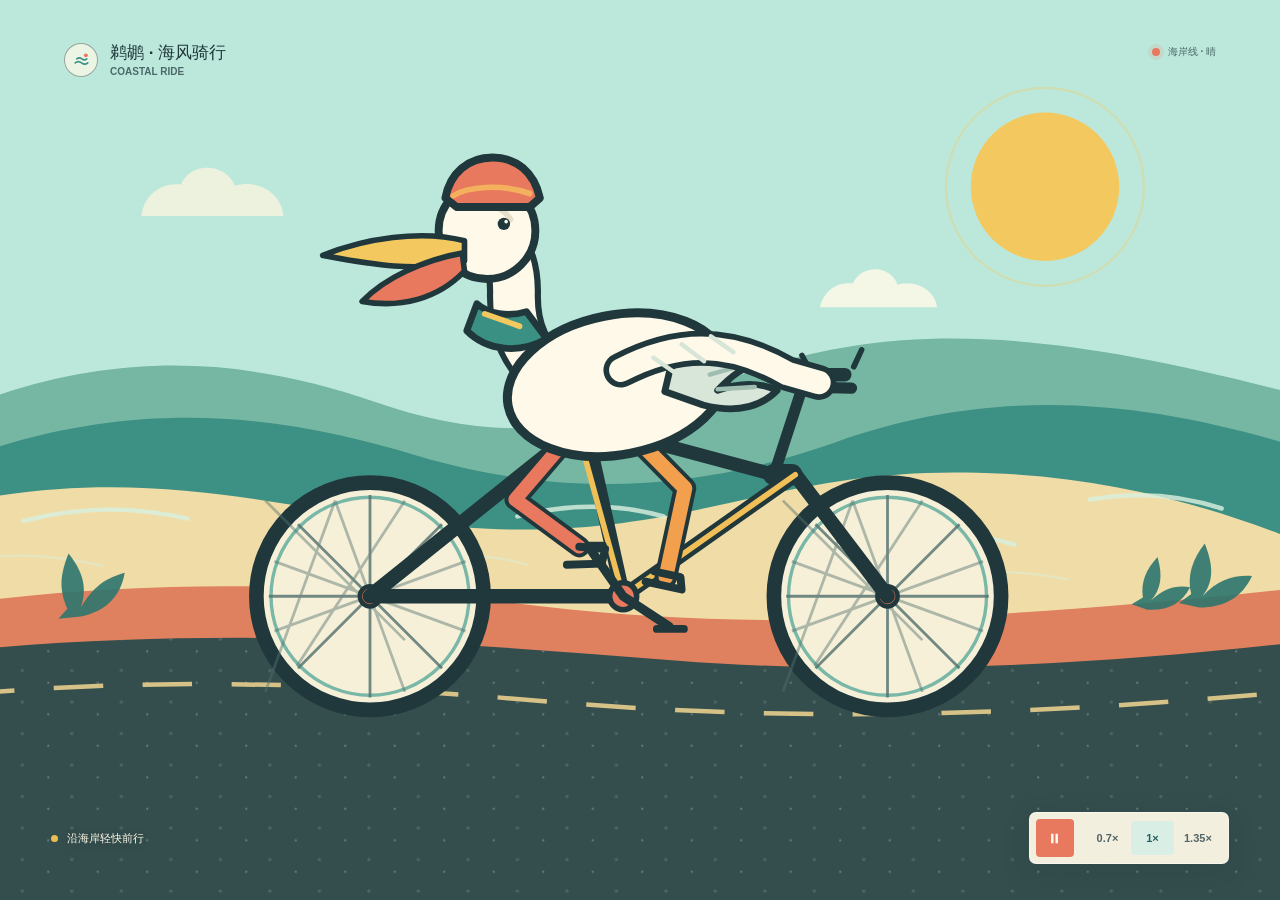
<file: uploads/gpt-6-luna-xhigh-20260917-鹈鹕测试-8ec80b66.html>
<!doctype html>
<html lang="zh-CN">
<head>
  <meta charset="utf-8">
  <meta name="viewport" content="width=device-width, initial-scale=1">
  <meta name="theme-color" content="#bce8dc">
  <title>鹈鹕 · 海风骑行</title>
  <style>
    :root {
      color-scheme: light;
      font-family: "Segoe UI", "Microsoft YaHei", sans-serif;
      font-synthesis: none;
      text-rendering: optimizeLegibility;
      --ink: #20383c;
      --tempo: 1;
    }

    * { box-sizing: border-box; }

    body {
      margin: 0;
      min-width: 320px;
      min-height: 100vh;
      background: #20383c;
      color: var(--ink);
    }

    button { font: inherit; }

    .experience {
      min-height: 100svh;
      display: grid;
      grid-template-rows: minmax(0, 1fr) auto;
      justify-items: center;
      background: #20383c;
    }

    .stage {
      position: relative;
      width: 100%;
      height: min(100svh, 960px);
      overflow: hidden;
      background: #bce8dc;
      isolation: isolate;
    }

    .landscape {
      display: block;
      width: 100%;
      height: 100%;
    }

    .masthead {
      position: absolute;
      z-index: 2;
      top: clamp(22px, 4.8vh, 52px);
      left: clamp(22px, 5vw, 72px);
      display: flex;
      align-items: center;
      gap: 12px;
      pointer-events: none;
    }

    .brand-mark {
      width: 34px;
      height: 34px;
      display: grid;
      place-items: center;
      border: 1.5px solid rgba(32, 56, 60, .42);
      border-radius: 50%;
      background: rgba(255, 250, 232, .72);
    }

    .brand-mark svg { width: 19px; height: 19px; }

    .masthead h1 {
      margin: 0;
      font-size: 17px;
      font-weight: 750;
      line-height: 1.15;
    }

    .masthead p {
      margin: 4px 0 0;
      color: rgba(32, 56, 60, .72);
      font-size: 10px;
      font-weight: 700;
      line-height: 1;
    }

    .scene-note {
      position: absolute;
      z-index: 2;
      top: clamp(25px, 5vh, 54px);
      right: clamp(22px, 5vw, 72px);
      display: flex;
      align-items: center;
      gap: 8px;
      color: rgba(32, 56, 60, .72);
      font-size: 10px;
      font-weight: 750;
      user-select: none;
    }

    .sun-dot {
      width: 8px;
      height: 8px;
      border-radius: 50%;
      background: #e8785e;
      box-shadow: 0 0 0 4px rgba(232, 120, 94, .15);
    }

    .control-dock {
      position: absolute;
      z-index: 3;
      right: clamp(20px, 4vw, 60px);
      bottom: clamp(20px, 4vh, 42px);
      left: clamp(20px, 4vw, 60px);
      display: flex;
      align-items: center;
      justify-content: space-between;
      gap: 16px;
      color: #fff9e9;
    }

    .motion-label {
      display: flex;
      align-items: center;
      gap: 9px;
      font-size: 11px;
      font-weight: 700;
      text-shadow: 0 1px 8px rgba(17, 38, 39, .28);
    }

    .motion-label::before {
      width: 7px;
      height: 7px;
      border-radius: 50%;
      background: #e9bf54;
      content: "";
    }

    .controls {
      display: flex;
      align-items: center;
      gap: 10px;
      padding: 6px;
      border: 1px solid rgba(255, 255, 255, .44);
      border-radius: 7px;
      background: rgba(255, 250, 232, .94);
      box-shadow: 0 8px 28px rgba(23, 48, 50, .16);
      color: var(--ink);
    }

    .play-button {
      width: 38px;
      height: 38px;
      display: grid;
      flex: 0 0 auto;
      place-items: center;
      border: 0;
      border-radius: 4px;
      background: #e8785e;
      color: #fffdf4;
      cursor: pointer;
      transition: background-color 150ms ease, transform 150ms ease;
    }

    .play-button:hover { background: #d9614c; }
    .play-button:active { transform: scale(.96); }
    .play-button:focus-visible, .speed-button:focus-visible { outline: 3px solid #3c8882; outline-offset: 2px; }
    .play-button svg { width: 17px; height: 17px; }
    .play-icon { display: none; }
    .experience[data-motion="paused"] .pause-icon { display: none; }
    .experience[data-motion="paused"] .play-icon { display: block; }

    .speed-control {
      display: flex;
      align-items: center;
      gap: 2px;
      padding: 0 2px;
    }

    .speed-button {
      min-width: 43px;
      height: 34px;
      padding: 0 8px;
      border: 0;
      border-radius: 4px;
      background: transparent;
      color: #526568;
      cursor: pointer;
      font-size: 11px;
      font-weight: 750;
    }

    .speed-button[aria-pressed="true"] {
      background: #d9eee5;
      color: #245f5b;
    }

    .wheel-spokes, .crank, .cloud, .coast-lines, .ride-bob, .pedal-leg {
      transform-box: view-box;
    }

    .wheel-spokes {
      animation: wheel-spin calc(1.35s / var(--tempo)) linear infinite;
      transform-origin: center;
    }

    .crank {
      animation: wheel-spin calc(1.15s / var(--tempo)) linear infinite;
      transform-origin: center;
    }

    .cloud {
      animation: cloud-drift calc(28s / var(--tempo)) ease-in-out infinite alternate;
    }

    .cloud--far { animation-duration: calc(39s / var(--tempo)); }

    .coast-lines {
      animation: water-drift calc(16s / var(--tempo)) linear infinite;
    }

    .road-dash {
      animation: dashflow calc(2.8s / var(--tempo)) linear infinite;
    }

    .ride-bob {
      animation: ride-bob calc(1.8s / var(--tempo)) ease-in-out infinite;
      transform-origin: center;
    }

    .pedal-leg {
      animation: leg-pedal calc(1.15s / var(--tempo)) ease-in-out infinite alternate;
      transform-origin: center;
    }

    .pedal-leg--rear { animation-delay: calc(-.58s / var(--tempo)); }

    .experience[data-motion="paused"] * { animation-play-state: paused !important; }

    @keyframes wheel-spin { to { transform: rotate(360deg); } }
    @keyframes cloud-drift { to { transform: translateX(72px); } }
    @keyframes water-drift { to { transform: translateX(-68px); } }
    @keyframes dashflow { to { stroke-dashoffset: -158; } }
    @keyframes ride-bob { 50% { transform: translateY(-3px) rotate(-.25deg); } }
    @keyframes leg-pedal { to { transform: rotate(13deg); } }

    @media (max-width: 700px) {
      .experience { grid-template-rows: minmax(0, 1fr) auto; }
      .stage { height: min(64svh, 560px); min-height: 420px; }
      .masthead { top: 20px; left: 18px; gap: 9px; }
      .brand-mark { width: 30px; height: 30px; }
      .masthead h1 { font-size: 15px; }
      .masthead p { font-size: 9px; }
      .scene-note { top: 26px; right: 18px; font-size: 9px; }
      .control-dock { right: 14px; bottom: 14px; left: 14px; gap: 8px; }
      .motion-label { gap: 6px; font-size: 10px; }
      .controls { gap: 6px; padding: 5px; }
      .play-button { width: 36px; height: 36px; }
      .speed-button { min-width: 37px; padding: 0 5px; font-size: 10px; }
    }

    @media (max-width: 390px) {
      .scene-note { display: none; }
      .motion-label { max-width: 112px; line-height: 1.25; }
      .control-dock { align-items: flex-end; }
      .speed-button { min-width: 34px; padding: 0 4px; }
    }

    @media (prefers-reduced-motion: reduce) {
      *, *::before, *::after { scroll-behavior: auto !important; }
    }
  </style>
</head>
<body>
  <main class="experience" id="experience" data-motion="playing">
    <section class="stage" id="stage" aria-label="鹈鹕骑自行车的海岸动画">
      <svg class="landscape" id="landscape" viewBox="0 0 1200 800" preserveAspectRatio="xMidYMid slice" role="img" aria-labelledby="scene-title scene-description">
        <title id="scene-title">戴着珊瑚色头盔的鹈鹕骑车经过海岸</title>
        <desc id="scene-description">鹈鹕踩着踏板沿着海边骑行，车轮转动，云朵慢慢飘过。</desc>
        <defs>
          <clipPath id="scene-clip"><rect width="1200" height="800" /></clipPath>
          <pattern id="road-speckle" width="44" height="28" patternUnits="userSpaceOnUse">
            <circle cx="7" cy="8" r="1.5" fill="#81948b" opacity=".34" />
            <circle cx="30" cy="19" r="1" fill="#d8d3b8" opacity=".36" />
          </pattern>
        </defs>
        <g clip-path="url(#scene-clip)">
          <rect width="1200" height="800" fill="#bce8dc" />
          <circle cx="960" cy="166" r="66" fill="#f3c95f" />
          <circle cx="960" cy="166" r="88" fill="none" stroke="#f3c95f" stroke-width="2" opacity=".35" />

          <g class="cloud cloud--far" fill="#f8f4df" opacity=".82">
            <path d="M157 191c2-17 17-29 35-27 8-20 39-20 48 1 22-6 42 8 43 27H157Z" />
          </g>
          <g class="cloud" fill="#fff9e8" opacity=".83">
            <path d="M760 273c3-14 15-23 29-21 8-17 33-17 40 1 18-5 34 7 35 20H760Z" />
          </g>

          <path d="M0 362c132-52 247-45 364-5 103 36 190 31 303-15 147-60 290-53 533 13v166H0Z" fill="#75b7a2" />
          <path d="M0 407c161-58 291-35 402-2 136 40 253 30 372-12 152-54 287-35 426 9v162H0Z" fill="#3d9084" />
          <path d="M0 446c186-37 305 17 465 24 176 8 252-52 423-50 119 1 218 28 312 67v79H0Z" fill="#f0dca6" />

          <g class="coast-lines" fill="none" stroke="#d9f0df" stroke-linecap="round" opacity=".82">
            <path d="M52 463c53-13 96-13 146-2m79 19c42-8 76-7 114 3m100-24c48-12 90-11 130 0m192 20c45-8 82-6 120 5m67-40c40-7 81-4 117 8" stroke-width="4" />
            <path d="M-10 498c54-7 89-5 132 5m275-3c38-9 70-8 102 2m363 11c42-7 80-6 119 2" stroke-width="2" opacity=".6" />
          </g>

          <path d="M0 536c186-24 346-16 514 3 205 24 429 10 686-18v279H0Z" fill="#df805f" />
          <path d="M0 578c236-22 428-7 631 9 190 15 392 3 569-18v231H0Z" fill="#344d4d" />
          <path d="M0 578c236-22 428-7 631 9 190 15 392 3 569-18v231H0Z" fill="url(#road-speckle)" />
          <path class="road-dash" d="M0 617c203-17 359-7 523 7 240 20 450 10 677-11" fill="none" stroke="#f2d791" stroke-width="4" stroke-dasharray="44 35" opacity=".85" />

          <g fill="#2e766e" opacity=".9">
            <path d="M91 541c-8-18-6-31 1-49 13 16 17 31 11 48 11-19 22-26 39-31-4 22-17 34-39 39l-20 2Z" />
            <path d="M1090 528c-4-16 1-31 12-45 8 20 8 34-2 47 14-15 28-19 44-18-9 19-24 28-47 28l-18-4Z" />
            <path d="M1047 531c-2-14 3-25 13-36 5 17 3 29-6 39 12-11 22-14 35-12-8 15-20 21-38 20l-14-5Z" />
          </g>

          <g id="rider-bike">
            <g class="ride-bob">
            <g id="bicycle">
              <g class="wheel">
                <circle cx="360" cy="530" r="101" fill="#f7f0d9" stroke="#20383c" stroke-width="13" />
                <circle cx="360" cy="530" r="88" fill="none" stroke="#79b7a7" stroke-width="3" />
                <g class="wheel-spokes" style="transform-origin: 360px 530px">
                  <g stroke="#54736f" stroke-width="2.5" opacity=".82">
                    <path d="M360 440v180M270 530h180M296 466l128 128m0-128L296 594" />
                    <path d="m329 445 62 170m-116-54 170-62m-170 0 170 62m-116-116-62 170m0-170 124 124m0-124L295 592" opacity=".55" />
                  </g>
                </g>
                <circle cx="360" cy="530" r="9" fill="#e8785e" stroke="#20383c" stroke-width="4" />
              </g>
              <g class="wheel">
                <circle cx="820" cy="530" r="101" fill="#f7f0d9" stroke="#20383c" stroke-width="13" />
                <circle cx="820" cy="530" r="88" fill="none" stroke="#79b7a7" stroke-width="3" />
                <g class="wheel-spokes" style="transform-origin: 820px 530px">
                  <g stroke="#54736f" stroke-width="2.5" opacity=".82">
                    <path d="M820 440v180M730 530h180M756 466l128 128m0-128L756 594" />
                    <path d="m789 445 62 170m-116-54 170-62m-170 0 170 62m-116-116-62 170m0-170 124 124m0-124L755 592" opacity=".55" />
                  </g>
                </g>
                <circle cx="820" cy="530" r="9" fill="#e8785e" stroke="#20383c" stroke-width="4" />
              </g>

              <g fill="none" stroke="#20383c" stroke-linecap="round" stroke-linejoin="round">
                <path d="M360 530 551 377l34 153-225 0 225 0 153-108 82 108" stroke-width="13" />
                <path d="m551 377 168 45m-168-45-26-27" stroke-width="12" />
                <path d="m719 422 29-89m-10 11 50 1m-50-1-16-15" stroke-width="10" />
                <path d="M513 350h77" stroke-width="13" />
                <path d="M736 333h46" stroke-width="12" />
                <path d="M719 422h16" stroke-width="19" />
              </g>
              <path d="m543 377 42 153m0 0 153-108" fill="none" stroke="#f1bf58" stroke-width="5" stroke-linecap="round" />
              <circle cx="585" cy="530" r="12" fill="#e8785e" stroke="#20383c" stroke-width="5" />
              <g class="crank" style="transform-origin: 585px 530px" stroke="#20383c" stroke-width="8" stroke-linecap="round">
                <path d="M585 530 626 557M585 530l-30-43" />
                <path d="M615 559h24M543 485h24" stroke-width="7" />
              </g>
              <path d="m790 326 7-15m-45 20-8-15" stroke="#20383c" stroke-width="5" stroke-linecap="round" />
            </g>

            <g class="pedal-leg pedal-leg--rear" fill="none" stroke="#d96c43" stroke-linecap="round" stroke-linejoin="round">
              <path d="m554 368-65 76 57 42" stroke="#20383c" stroke-width="19" />
              <path d="m554 368-65 76 57 42" stroke="#e8785e" stroke-width="12" />
              <path d="m546 486 23 2-3 13-31 1" stroke="#20383c" stroke-width="7" />
            </g>
            <g class="pedal-leg" fill="none" stroke-linecap="round" stroke-linejoin="round">
              <path d="m576 369 64 65-17 79" stroke="#20383c" stroke-width="20" />
              <path d="m576 369 64 65-17 79" stroke="#f2a04d" stroke-width="13" />
              <path d="m613 508 23 5 1 11-32-7" stroke="#20383c" stroke-width="7" />
            </g>

            <g id="pelican">
              <path d="M531 340c-35-19-44-50-43-81 0-24-7-39-20-51" fill="none" stroke="#20383c" stroke-width="48" stroke-linecap="round" />
              <path d="M531 340c-35-19-44-50-43-81 0-24-7-39-20-51" fill="none" stroke="#fff9e9" stroke-width="37" stroke-linecap="round" />
              <ellipse cx="580" cy="342" rx="99" ry="62" transform="rotate(-11 580 342)" fill="#fff9e9" stroke="#20383c" stroke-width="8" />
              <path d="M627 327c28-20 58-19 81-5-16 4-27 12-39 25 22-8 38-7 53 0-17 17-39 20-66 13l-34-12Z" fill="#d8e5d9" stroke="#20383c" stroke-width="6" stroke-linejoin="round" />
              <path d="m662 333 35-10m-28 23 33-2" fill="none" stroke="#a0bdb1" stroke-width="4" stroke-linecap="round" />

              <g fill="none" stroke-linecap="round" stroke-linejoin="round">
                <path d="M583 329c48-25 94-28 148 3l28 8" stroke="#20383c" stroke-width="31" />
                <path d="M583 329c48-25 94-28 148 3l28 8" stroke="#fff9e9" stroke-width="21" />
                <path d="m612 318 20 14m5-26 20 15m6-22 20 14" stroke="#d8e5d9" stroke-width="4" />
              </g>

              <circle cx="464" cy="205" r="43" fill="#fff9e9" stroke="#20383c" stroke-width="7" />
              <path d="M444 214c-39-10-89-2-126 13 38 7 83 16 126 5Z" fill="#f3c95f" stroke="#20383c" stroke-width="5" stroke-linejoin="round" />
              <path d="M442 225c-34 6-69 22-89 43 34 6 67-2 91-27Z" fill="#e8785e" stroke="#20383c" stroke-width="5" stroke-linejoin="round" />
              <path d="M446 185c17-7 31-2 39 10" fill="none" stroke="#e4ddc7" stroke-width="5" stroke-linecap="round" />
              <circle cx="479" cy="199" r="5.5" fill="#20383c" />
              <circle cx="481" cy="197" r="1.6" fill="#fff9e9" />

              <path d="M427 176c4-22 20-36 42-36 21 0 37 13 42 36l-9 8h-65Z" fill="#e8785e" stroke="#20383c" stroke-width="7" stroke-linejoin="round" />
              <path d="M434 174c12-8 42-11 68-2" fill="none" stroke="#f4b15d" stroke-width="5" stroke-linecap="round" />
              <path d="M455 270c10 9 28 12 44 7l18 24c-24 14-53 11-71-7Z" fill="#3b9084" stroke="#20383c" stroke-width="6" stroke-linejoin="round" />
              <path d="m462 279 31 11" stroke="#f3c95f" stroke-width="5" stroke-linecap="round" />
            </g>
            </g>
          </g>
        </g>
      </svg>

      <header class="masthead">
        <span class="brand-mark" aria-hidden="true">
          <svg viewBox="0 0 24 24" fill="none">
            <path d="M4 15c2.7-2.2 5.4-2.2 8.1 0 2.7 2.2 5.3 2.2 7.9 0M6 10c2.2-1.7 4.3-1.7 6.5 0 2.1 1.7 4.2 1.7 6.3 0" stroke="#3b9084" stroke-width="2" stroke-linecap="round" />
            <circle cx="17.5" cy="5.5" r="2.5" fill="#e8785e" />
          </svg>
        </span>
        <div>
          <h1>鹈鹕 · 海风骑行</h1>
          <p>COASTAL RIDE</p>
        </div>
      </header>

      <div class="scene-note" aria-hidden="true"><span class="sun-dot"></span>海岸线 · 晴</div>

      <div class="control-dock">
        <div class="motion-label" id="motion-label">沿海岸轻快前行</div>
        <div class="controls" aria-label="动画控制">
          <button class="play-button" id="play-toggle" type="button" aria-label="暂停动画" aria-pressed="false" title="暂停动画">
            <svg class="pause-icon" viewBox="0 0 20 20" aria-hidden="true"><path d="M6 4.5h2.8v11H6zm5.2 0H14v11h-2.8z" fill="currentColor" /></svg>
            <svg class="play-icon" viewBox="0 0 20 20" aria-hidden="true"><path d="M6 3.8c0-.6.7-1 1.2-.7l9.1 5.8c.5.3.5 1.1 0 1.4l-9.1 5.8c-.5.3-1.2-.1-1.2-.7V3.8Z" fill="currentColor" /></svg>
          </button>
          <div class="speed-control" role="group" aria-label="动画速度">
            <button class="speed-button" type="button" data-speed="0.7" aria-pressed="false">0.7×</button>
            <button class="speed-button" type="button" data-speed="1" aria-pressed="true">1×</button>
            <button class="speed-button" type="button" data-speed="1.35" aria-pressed="false">1.35×</button>
          </div>
        </div>
      </div>
    </section>
  </main>

  <script>
    const experience = document.getElementById("experience");
    const stage = document.getElementById("stage");
    const landscape = document.getElementById("landscape");
    const riderBike = document.getElementById("rider-bike");
    const playToggle = document.getElementById("play-toggle");

    function frameScene() {
      const ratio = stage.clientWidth / stage.clientHeight;
      const viewWidth = Math.min(1200, 800 * ratio);
      const viewHeight = viewWidth / ratio;
      landscape.setAttribute("viewBox", `${600 - viewWidth / 2} ${400 - viewHeight / 2} ${viewWidth} ${viewHeight}`);
      const scale = Math.min(1, (viewWidth - 26) / 690);
      riderBike.setAttribute("transform", `translate(600 0) scale(${scale}) translate(-600 0)`);
    }

    new ResizeObserver(frameScene).observe(stage);
    frameScene();

    playToggle.addEventListener("click", () => {
      const paused = experience.dataset.motion !== "paused";
      experience.dataset.motion = paused ? "paused" : "playing";
      playToggle.setAttribute("aria-pressed", String(paused));
      playToggle.setAttribute("aria-label", paused ? "继续播放动画" : "暂停动画");
      playToggle.title = paused ? "继续播放动画" : "暂停动画";
      document.getElementById("motion-label").textContent = paused ? "海风暂歇" : "沿海岸轻快前行";
    });

    document.querySelectorAll(".speed-button").forEach((button) => {
      button.addEventListener("click", () => {
        document.documentElement.style.setProperty("--tempo", button.dataset.speed);
        document.querySelectorAll(".speed-button").forEach((option) => {
          option.setAttribute("aria-pressed", String(option === button));
        });
      });
    });

    if (window.matchMedia("(prefers-reduced-motion: reduce)").matches) {
      experience.dataset.motion = "paused";
      playToggle.setAttribute("aria-pressed", "true");
      playToggle.setAttribute("aria-label", "继续播放动画");
      playToggle.title = "继续播放动画";
      document.getElementById("motion-label").textContent = "海风暂歇";
    }
  </script>
</body>
</html>
</file>
<file: collection.css>
:root { color-scheme: light; --ink: #203b36; --muted: #65736d; --paper: #fdfefd; --line: #e2e7e2; --green: #276857; --coral: #c84d3b; }
* { box-sizing: border-box; letter-spacing: 0; }
html { scroll-behavior: smooth; scroll-padding-top: 32px; }
body { margin: 0; background: var(--paper); color: var(--ink); font-family: "Segoe UI", "PingFang SC", "Microsoft YaHei", sans-serif; font-size: 15px; -webkit-font-smoothing: antialiased; }
a { color: inherit; text-decoration: none; }
button, input { font: inherit; }
button, a { -webkit-tap-highlight-color: transparent; touch-action: manipulation; }
button { cursor: pointer; }
button:disabled { cursor: default; }
img { display: block; max-width: 100%; }
h1, h2, h3, p { margin: 0; }
[hidden] { display: none !important; }
:focus-visible { outline: 3px solid var(--coral); outline-offset: 5px; }
::selection { background: #cce7dd; color: #203b36; }
.shell { width: min(1248px, calc(100% - 112px)); margin-inline: auto; }
[data-icon] { display: inline-flex; flex: 0 0 auto; align-items: center; justify-content: center; width: 20px; height: 20px; }
[data-icon] svg { display: block; width: 100%; height: 100%; }
.skip-link { position: fixed; left: 20px; top: -80px; z-index: 20; background: white; padding: 14px; }
.skip-link:focus { top: 10px; }
.site-header { height: 88px; background: var(--paper); border-bottom: 1px solid #e8ede7; }
.header-inner { height: 100%; display: flex; align-items: center; justify-content: space-between; gap: 28px; }
.brand { display: inline-flex; align-items: center; gap: 12px; flex-shrink: 0; }
.brand-mark { width: 43px; height: 43px; padding: 9px; border-radius: 8px; background: var(--green); color: white; }
.brand-type { font-size: 20px; font-weight: 700; line-height: 1.4; }
.brand-type > span { display: block; font-size: 9px; font-weight: 500; color: var(--muted); }
.primary-nav { display: flex; align-items: center; gap: 36px; margin-left: auto; margin-right: 46px; font-size: 14px; }
.primary-nav a, .primary-nav button { padding: 12px 0; border: 0; border-bottom: 1px solid transparent; background: transparent; color: inherit; font-size: inherit; }
.primary-nav a:hover, .primary-nav button:hover { color: var(--green); border-color: var(--green); }
.random-link { display: inline-flex; align-items: center; gap: 9px; font-size: 13px; padding: 11px 0 11px 24px; border-left: 1px solid var(--line); }
.random-link:hover { color: var(--coral); }
.random-link [data-icon] { width: 17px; height: 17px; }
.hero { position: relative; isolation: isolate; overflow: hidden; height: min(580px, calc(100svh - 220px)); min-height: 430px; background: #d9efed; }
.hero-art { position: absolute; inset: 0; z-index: -1; }
.hero-art img { width: 100%; height: 100%; object-fit: cover; }
.hero-inner { position: relative; height: 100%; display: flex; align-items: center; }
.hero-copy { padding-bottom: 28px; }
.eyebrow { display: flex; align-items: center; gap: 10px; font-size: 11px; font-weight: 600; line-height: 1.5; }
.hero .eyebrow { font-size: 12px; color: #3b6b61; }
.short-line { width: 24px; height: 1px; background: currentColor; }
h1 { font-size: 52px; font-weight: 700; line-height: 1.3; margin-top: 19px; }
.hero-description { font-size: 18px; line-height: 1.9; color: #45655b; margin-top: 18px; }
.button { display: inline-flex; align-items: center; justify-content: center; gap: 23px; min-height: 48px; padding: 0 22px; border-radius: 5px; font-size: 14px; font-weight: 600; transition: background .18s; }
.button-coral { margin-top: 28px; color: white; background: var(--coral); }
.button-coral:hover { background: #a63d2e; }
.hero-explore { margin-top: 18px; display: flex; align-items: center; gap: 12px; width: fit-content; font-size: 12px; color: #3e6358; padding: 4px 0; }
.hero-explore [data-icon] { width: 14px; height: 14px; }
.hero-explore:hover { color: var(--coral); }
.hero-caption { position: absolute; bottom: 24px; left: 0; display: flex; align-items: center; gap: 18px; font-size: 12px; }
.caption-index { padding-right: 18px; border-right: 1px solid #9daea0; font-size: 11px; font-variant-numeric: tabular-nums; }
.caption-en { margin-left: 10px; font-size: 9px; color: #65746a; }
.hero-side-note { position: absolute; right: 0; bottom: 26px; font-size: 11px; color: #5a7065; }
.collection { padding-block: 66px 76px; }
.section-heading { display: flex; align-items: flex-end; justify-content: space-between; gap: 26px; margin-bottom: 30px; }
.muted { color: var(--muted); font-size: 10px; font-weight: 500; }
h2 { font-size: 28px; line-height: 1.45; font-weight: 650; }
.section-heading h2 { display: flex; align-items: center; gap: 14px; margin-top: 9px; }
.work-count { font: 13px "Segoe UI", sans-serif; color: #87938a; align-self: flex-start; padding-top: 4px; }
.filters { display: flex; align-items: center; gap: 20px; flex-shrink: 0; }
.collection-tools { display: flex; align-items: center; gap: 28px; }
.import-button { display: inline-flex; align-items: center; justify-content: center; gap: 8px; min-height: 42px; padding: 0 15px; border: 1px solid #b7c6bd; border-radius: 5px; background: var(--paper); color: var(--green); font-size: 12px; font-weight: 600; white-space: nowrap; }
.import-button:hover { border-color: var(--green); background: #edf5f1; }
.import-button [data-icon] { width: 16px; height: 16px; }
.filter { display: flex; align-items: center; gap: 6px; min-height: 40px; background: none; border: 0; border-bottom: 2px solid transparent; padding: 7px 0; color: #727c73; font-size: 12px; }
.filter > span:not([data-icon]) { font-size: 10px; margin-left: 2px; }
.filter [data-icon] { width: 14px; height: 14px; }
.filter.active { border-color: var(--green); color: var(--green); font-weight: 600; }
.works-grid { display: grid; grid-template-columns: repeat(3, minmax(0, 1fr)); gap: 28px; }
.work { min-width: 0; }
.work-cover { position: relative; aspect-ratio: 8 / 5; border-radius: 7px; overflow: hidden; background: #d9efed; }
.work-cover > a, .work-cover img { width: 100%; height: 100%; display: block; }
.work-cover img { object-fit: cover; transition: transform .5s ease; }
.work-cover > a:hover img { transform: scale(1.04); }
.upload-preview { width: 100%; height: 100%; border: 0; background: white; pointer-events: none; }
.upload-open-cover { position: absolute; inset: 0; z-index: 1; width: 100%; border: 0; background: transparent; color: transparent; }
.published-open-cover { position: absolute; inset: 0; z-index: 1; }
.upload-open-cover:hover + .cover-enter, .upload-open-cover:focus-visible + .cover-enter { transform: scale(1.08); background: white; }
.published-open-cover:hover + .cover-enter, .published-open-cover:focus-visible + .cover-enter { transform: scale(1.08); background: white; }
.work-uploaded .work-label, .work-uploaded .save-button, .work-uploaded .cover-enter,
.work-published .work-label, .work-published .save-button, .work-published .cover-enter { z-index: 2; }
.work-uploaded .work-title { width: 100%; border: 0; background: transparent; color: inherit; text-align: left; cursor: pointer; }
.work-uploaded .work-title:hover { color: var(--coral); }
.remove-upload { display: inline-flex; align-items: center; gap: 6px; border: 0; background: transparent; color: #768075; padding: 4px 0; font-size: 10px; }
.remove-upload:hover { color: var(--coral); }
.remove-upload [data-icon] { width: 14px; height: 14px; }
.copy-link { display: inline-flex; align-items: center; gap: 6px; border: 0; background: transparent; color: #768075; padding: 4px 0; font-size: 10px; }
.copy-link:hover { color: var(--green); }
.copy-link [data-icon] { width: 14px; height: 14px; }
.work-label { position: absolute; top: 14px; left: 14px; display: inline-flex; align-items: center; gap: 6px; padding: 6px 9px; border-radius: 3px; background: #ffffffed; font-size: 10px; pointer-events: none; }
.work-label [data-icon] { width: 13px; height: 13px; }
.save-button { position: absolute; top: 12px; right: 12px; display: grid; place-items: center; width: 36px; height: 36px; border: 0; border-radius: 50%; background: #ffffffed; color: #4e6258; }
.save-button [data-icon] { width: 17px; height: 17px; }
.save-button:hover, .save-button[aria-pressed="true"] { color: var(--coral); background: white; }
.save-button[aria-pressed="true"] svg { fill: #f9ddd4; }
.cover-enter { position: absolute; right: 16px; bottom: 16px; display: grid; place-items: center; width: 38px; height: 38px; border: 1px solid #ffffffce; border-radius: 50%; background: #ffffffd9; color: var(--green); }
.cover-enter [data-icon] { width: 16px; height: 16px; margin-left: 2px; }
.work-meta { display: flex; align-items: center; gap: 5px; margin: 22px 0 11px; font-size: 10px; line-height: 1.5; color: #707c74; white-space: nowrap; }
.work-meta > span:first-child { margin-right: auto; }
.category-dot { width: 5px; height: 5px; border-radius: 50%; flex-shrink: 0; }
.coast-dot { background: #39836a; }
.wander-dot { background: #478eab; }
.wind-dot { background: #cb7842; }
.work-title { display: flex; align-items: center; justify-content: space-between; padding-block: 3px; }
h3 { font-size: 23px; font-weight: 650; line-height: 1.4; }
.work-title > [data-icon] { width: 23px; height: 23px; color: #557165; transition: transform .2s; }
.work-title:hover { color: var(--coral); }
.work-title:hover > [data-icon] { transform: translate(2px, -2px); color: inherit; }
.work-test .work-title { align-items: flex-start; gap: 12px; }
.work-test .work-title h3 { min-width: 0; font-size: 18px; line-height: 1.6; overflow-wrap: anywhere; }
.work-name-suffix { white-space: nowrap; }
.work-test .work-title > [data-icon] { margin-top: 3px; }
.work-test time { font-variant-numeric: tabular-nums; white-space: nowrap; }
.work-description { color: var(--muted); font-size: 12px; line-height: 1.9; margin-top: 10px; }
.work-footer { display: flex; align-items: center; justify-content: space-between; gap: 12px; border-top: 1px solid var(--line); margin-top: 20px; padding-top: 15px; color: #768075; font-size: 10px; }
.work-footer > span:last-child { display: flex; align-items: center; gap: 8px; }
.work-footer [data-icon] { width: 16px; height: 16px; }
.empty-state { text-align: center; padding: 70px 20px; color: var(--muted); }
.empty-state > [data-icon] { width: 30px; height: 30px; margin-bottom: 18px; }
.empty-state h3 { font-size: 18px; }
.empty-state .text-button { margin-top: 22px; }
.about { background: #f1f4ee; border-block: 1px solid #e4e9e0; }
.about-inner { display: grid; grid-template-columns: 1.1fr 1.2fr .6fr; align-items: center; gap: 50px; padding-block: 52px; }
.about-heading > [data-icon] { width: 29px; height: 29px; color: var(--green); margin-bottom: 16px; }
.about-heading h2 { margin-top: 12px; font-size: 27px; line-height: 1.65; }
.about-copy { font-size: 13px; line-height: 1.95; color: #657360; }
.about-copy p + p { margin-top: 14px; }
.text-button { border: 0; background: transparent; color: var(--green); display: inline-flex; align-items: center; gap: 14px; font-size: 12px; padding: 0 0 7px; border-bottom: 1px solid #80947c; }
.text-button:hover { color: var(--coral); border-color: var(--coral); }
.text-button [data-icon] { width: 15px; height: 15px; }
.about-copy .text-button { margin-top: 19px; }
.about-edition { padding-left: 30px; border-left: 1px solid #d8e0d2; color: #7f8c77; font-size: 10px; }
.about-edition strong { display: block; font-size: 76px; line-height: 1.2; font-weight: 300; color: #99aa8f; margin-bottom: 9px; }
.site-footer { display: flex; align-items: center; justify-content: space-between; gap: 24px; min-height: 100px; font-size: 11px; color: #7b857b; }
.footer-brand { color: var(--ink); font-size: 14px; font-weight: 600; }
.footer-brand span { margin-left: 13px; font-size: 9px; font-weight: 400; color: var(--muted); }
.source-link { display: flex; align-items: center; gap: 8px; }
.source-link:hover { color: var(--green); }
.source-link [data-icon] { width: 13px; height: 13px; }
.toast { position: fixed; left: 50%; bottom: 24px; transform: translate(-50%, 15px); z-index: 30; max-width: calc(100% - 32px); width: max-content; padding: 12px 20px; border-radius: 5px; background: var(--ink); color: white; font-size: 13px; opacity: 0; pointer-events: none; transition: opacity .2s, transform .2s; box-shadow: 0 5px 18px #203b361a; }
.toast.visible { opacity: 1; transform: translate(-50%, 0); }
dialog { padding: 0; border: 0; }
dialog::backdrop { background: #172b27a6; backdrop-filter: blur(3px); }
.import-dialog { width: min(620px, calc(100% - 32px)); max-height: calc(100svh - 32px); border-radius: 7px; background: var(--paper); color: var(--ink); box-shadow: 0 24px 80px #12241f3d; }
.dialog-panel { max-height: calc(100svh - 32px); padding: 30px; overflow-y: auto; }
.dialog-header { display: flex; align-items: flex-start; justify-content: space-between; gap: 20px; }
.dialog-header h2 { margin-top: 7px; }
.import-mode { display: grid; grid-template-columns: 1fr 1fr; gap: 3px; margin-top: 24px; padding: 3px; border: 1px solid #cbd7d0; border-radius: 6px; background: #eef3f0; }
.import-mode button { min-height: 39px; border: 0; border-radius: 4px; background: transparent; color: var(--muted); font-size: 12px; font-weight: 600; }
.import-mode button.active { background: white; color: var(--green); box-shadow: 0 1px 4px #203b3614; }
.icon-button { display: inline-grid; place-items: center; flex: 0 0 auto; width: 40px; height: 40px; border: 1px solid #ccd7d0; border-radius: 50%; background: transparent; color: var(--ink); }
.icon-button:hover { background: #edf3ef; border-color: #9eb2a6; }
.icon-button.danger:hover { color: #a4382b; border-color: #dba89f; background: #fff1ee; }
.icon-button [data-icon] { width: 18px; height: 18px; }
.dialog-copy { margin-top: 20px; color: var(--muted); font-size: 13px; line-height: 1.8; }
.github-auth { display: grid; grid-template-columns: 1fr auto; gap: 8px 14px; margin-top: 16px; padding: 16px; border: 1px solid #cad8d0; border-radius: 6px; background: #f5f8f6; }
.github-auth label { grid-column: 1 / -1; color: var(--ink); font-size: 11px; font-weight: 650; }
.github-auth input { grid-column: 1 / -1; width: 100%; height: 42px; padding: 0 12px; border: 1px solid #acbdb3; border-radius: 4px; background: white; color: var(--ink); font: 12px ui-monospace, "Cascadia Code", monospace; }
.github-auth input:focus { border-color: var(--green); outline: 2px solid #bcd9cc; outline-offset: 1px; }
.token-checklist { grid-column: 1 / -1; margin: 1px 0 0; padding-left: 20px; color: var(--muted); font-size: 10px; line-height: 1.75; }
.token-checklist li + li { margin-top: 4px; }
.github-auth a { display: inline-flex; align-items: center; align-self: start; gap: 5px; color: var(--green); font-size: 10px; white-space: nowrap; }
.github-auth a:hover { color: var(--coral); }
.github-auth a [data-icon] { width: 13px; height: 13px; }
.drop-zone { display: grid; place-items: center; min-height: 220px; margin-top: 20px; padding: 30px; border: 1px dashed #9fb8ac; border-radius: 7px; background: #f3f8f5; text-align: center; cursor: pointer; transition: border-color .18s, background .18s; }
.drop-zone:hover, .drop-zone.is-dragging { border-color: var(--green); background: #e8f3ee; }
.drop-zone input { position: absolute; width: 1px; height: 1px; opacity: 0; pointer-events: none; }
.drop-zone > [data-icon] { width: 34px; height: 34px; margin-bottom: 14px; color: var(--green); }
.drop-zone strong { font-size: 16px; }
.drop-zone > span:last-child { margin-top: 8px; color: var(--muted); font-size: 11px; line-height: 1.6; }
.import-list { display: grid; gap: 10px; margin-top: 16px; }
.import-item { display: grid; grid-template-columns: minmax(0, .85fr) minmax(180px, 1.15fr); align-items: center; gap: 18px; padding: 14px 16px; border: 1px solid var(--line); border-radius: 6px; background: white; }
.import-file { min-width: 0; }
.import-file strong { display: block; overflow: hidden; color: var(--ink); font-size: 12px; text-overflow: ellipsis; white-space: nowrap; }
.import-file span { display: block; margin-top: 4px; color: var(--muted); font-size: 10px; font-variant-numeric: tabular-nums; }
.import-name { display: grid; gap: 5px; color: var(--muted); font-size: 10px; }
.import-name input { width: 100%; min-width: 0; height: 38px; padding: 0 10px; border: 1px solid #bbc9c0; border-radius: 4px; background: var(--paper); color: var(--ink); font-size: 12px; }
.import-name input:focus { border-color: var(--green); outline: 2px solid #bcd9cc; outline-offset: 1px; }
.import-progress { min-height: 22px; margin-top: 14px; color: var(--green); font-size: 12px; line-height: 1.7; }
.import-progress.is-error { color: #a4382b; }
.storage-note { display: flex; align-items: flex-start; gap: 9px; margin-top: 16px; padding-top: 16px; border-top: 1px solid var(--line); color: var(--muted); font-size: 11px; line-height: 1.7; }
.storage-note [data-icon] { width: 16px; height: 16px; margin-top: 1px; color: var(--green); }
.dialog-actions { display: flex; justify-content: flex-end; gap: 10px; margin-top: 20px; }
.dialog-button { min-height: 42px; padding: 0 18px; border-radius: 5px; font-size: 12px; font-weight: 600; }
.dialog-button.secondary { border: 1px solid #bbc9c0; background: white; color: var(--ink); }
.dialog-button.primary { border: 1px solid var(--green); background: var(--green); color: white; }
.dialog-button:hover:not(:disabled) { filter: brightness(.94); }
.dialog-button:disabled { border-color: #d7dfda; background: #e9eeeb; color: #8d9992; }
.upload-viewer { width: 100vw; max-width: none; height: 100svh; max-height: none; background: #0d1524; color: white; }
.upload-viewer-shell { display: grid; grid-template-rows: 72px minmax(0, 1fr); width: 100%; height: 100%; }
.upload-viewer-header { display: grid; grid-template-columns: minmax(130px, 1fr) minmax(0, 2fr) minmax(190px, 1fr); align-items: center; gap: 18px; padding: 12px 24px; background: #fdfefdf5; color: var(--ink); border-bottom: 1px solid #dce4df; }
.upload-viewer-header h2 { min-width: 0; font-size: 16px; text-align: center; overflow-wrap: anywhere; }
.viewer-action { display: inline-flex; align-items: center; gap: 8px; width: fit-content; border: 0; background: transparent; color: inherit; font-size: 12px; }
.viewer-action:hover { color: var(--coral); }
.viewer-action [data-icon] { width: 18px; height: 18px; }
.upload-viewer-actions { display: flex; justify-content: flex-end; gap: 8px; }
.upload-viewer-actions .icon-button { width: 38px; height: 38px; }
#upload-frame { width: 100%; height: 100%; border: 0; background: white; }
body:has(dialog[open]) { overflow: hidden; }
@media (min-width: 1700px) { .hero-art img { object-position: center 60%; } }
@media (max-width: 1100px) {
  .shell { width: calc(100% - 64px); }
  .primary-nav { margin-right: 14px; }
  h1 { font-size: 42px; }
  .hero-description { font-size: 16px; }
  .hero { height: 450px; min-height: 420px; }
  .hero-art img { object-position: center; }
  .works-grid { gap: 20px; }
  .work-meta { flex-wrap: wrap; white-space: normal; }
  .work-meta > span:first-child { width: 100%; margin-bottom: 3px; }
  .about-inner { gap: 28px; }
  .about-edition { padding-left: 20px; }
  .section-heading { align-items: flex-start; }
  .collection-tools { align-items: flex-end; flex-direction: column-reverse; gap: 10px; }
}
@media (max-width: 760px) {
  .shell { width: calc(100% - 40px); }
  .site-header { height: 72px; }
  .header-inner { gap: 14px; }
  .brand { gap: 9px; }
  .brand-mark { width: 36px; height: 36px; padding: 7px; }
  .brand-type { font-size: 17px; }
  .brand-type > span { font-size: 8px; }
  .primary-nav { gap: 16px; font-size: 12px; margin: 0 0 0 auto; }
  .primary-nav a:last-child, .primary-nav button { display: none; }
  .random-link { padding: 9px 0 9px 13px; }
  .random-link > span:last-child { display: none; }
  .random-link [data-icon] { width: 18px; height: 18px; }
  .hero { height: min(640px, calc(100svh - 132px)); min-height: 430px; }
  .hero-art img { object-position: center 66%; }
  .hero-inner { align-items: flex-start; }
  .hero-copy { padding-top: 33px; padding-bottom: 0; }
  .hero .eyebrow { font-size: 10px; }
  h1 { font-size: 36px; margin-top: 13px; }
  .hero-description { font-size: 14px; margin-top: 13px; line-height: 1.85; }
  .button { min-height: 44px; font-size: 12px; gap: 18px; padding-inline: 16px; }
  .button-coral { margin-top: 20px; }
  .hero-explore { display: none; }
  .hero-caption { bottom: 18px; font-size: 10px; gap: 12px; }
  .caption-index { font-size: 9px; padding-right: 12px; }
  .caption-en { font-size: 8px; margin-left: 8px; }
  .hero-side-note { display: none; }
  .collection { padding-block: 36px 46px; }
  .section-heading { display: block; margin-bottom: 23px; }
  h2 { font-size: 23px; }
  .section-heading h2 { margin-top: 7px; gap: 10px; }
  .work-count { font-size: 11px; }
  .filters { width: fit-content; margin-top: 19px; gap: 23px; }
  .collection-tools { width: 100%; align-items: stretch; flex-direction: column-reverse; gap: 4px; }
  .import-button { width: 100%; margin-top: 17px; }
  .filter { min-height: 37px; }
  .works-grid { grid-template-columns: 1fr; gap: 35px; }
  .work-meta { flex-wrap: nowrap; margin-top: 18px; }
  .work-meta > span:first-child { width: auto; margin-bottom: 0; }
  .work-title h3 { font-size: 22px; }
  .work-description { font-size: 13px; }
  .work-footer { margin-top: 16px; padding-top: 13px; }
  .about-inner { grid-template-columns: 1fr; gap: 23px; padding-block: 37px; }
  .about-heading h2 { font-size: 26px; }
  .about-heading > [data-icon] { margin-bottom: 10px; }
  .about-copy { font-size: 13px; }
  .about-edition { display: none; }
  .site-footer { flex-wrap: wrap; gap: 16px; padding-block: 26px; }
  .footer-brand { font-size: 13px; }
  .footer-brand span { font-size: 8px; margin-left: 8px; }
  .site-footer > p { order: 3; width: 100%; font-size: 10px; }
  .dialog-panel { padding: 22px; }
  .drop-zone { min-height: 190px; padding: 24px 14px; }
  .github-auth { grid-template-columns: 1fr; }
  .token-checklist, .github-auth a { grid-column: 1; }
  .import-item { grid-template-columns: 1fr; gap: 10px; }
  .dialog-actions { position: sticky; bottom: -22px; margin-inline: -22px; padding: 14px 22px 22px; background: var(--paper); }
  .upload-viewer-shell { grid-template-rows: auto minmax(0, 1fr); }
  .upload-viewer-header { grid-template-columns: 1fr auto; gap: 10px; padding: 10px 14px; }
  .upload-viewer-header h2 { grid-row: 2; grid-column: 1 / -1; padding-bottom: 4px; font-size: 12px; }
  .upload-viewer-actions { gap: 5px; }
  .upload-viewer-actions .icon-button { width: 36px; height: 36px; }
  .viewer-back > span:last-child { display: none; }
}
@media (min-width: 540px) and (max-width: 760px) {
  .works-grid { grid-template-columns: repeat(2, minmax(0, 1fr)); }
  .work-meta { flex-wrap: wrap; }
  .work-meta > span:first-child { width: 100%; }
}
@media (max-width: 360px) {
  .shell { width: calc(100% - 32px); }
  h1 { font-size: 32px; }
  .primary-nav { font-size: 11px; }
  .header-inner { gap: 10px; }
  .hero-copy { padding-top: 28px; }
  .work-meta { font-size: 9px; }
}
@media (min-width: 761px) and (max-height: 650px) {
  .hero { height: calc(100svh - 148px); min-height: 290px; }
  .hero-copy { padding-bottom: 22px; }
  .hero h1 { font-size: 36px; margin-top: 12px; }
  .hero-description { font-size: 14px; margin-top: 10px; }
  .button-coral { margin-top: 15px; }
  .hero-explore { display: none; }
  .hero-caption, .hero-side-note { bottom: 14px; }
  .collection { padding-top: 32px; }
}
@media (prefers-reduced-motion: reduce) {
  html { scroll-behavior: auto; }
  *, *::before, *::after { transition: none !important; }
}
</file>
<file: viewer.css>
html[data-viewer] * { letter-spacing: 0; }
html[data-viewer] body { display: grid; grid-template-columns: minmax(0, 1fr); grid-template-rows: 76px minmax(0, 1fr) 70px; align-items: stretch; justify-content: stretch; width: 100%; height: 100svh; min-height: 0; padding: 0; overflow: hidden; }
html[data-viewer] body > header:not(.viewer-header), html[data-viewer] body > footer:not(.viewer-footer), html[data-viewer] .header-panel, html[data-viewer] .container > .header, html[data-viewer] .controls-hint { display: none !important; }
html[data-viewer] .scene, html[data-viewer] .canvas-container, html[data-viewer] .container { grid-row: 2; min-height: 0; height: 100%; width: 100%; max-width: 1280px; margin: 0 auto; overflow: hidden; display: flex; align-items: center; justify-content: center; }
html[data-viewer] .scene svg, html[data-viewer] .canvas-container > svg { width: 100%; height: 100%; max-height: 100%; min-height: 0; min-width: 0; left: auto; transform: none; }
html[data-viewer] .scene-card { width: 100%; border: 0; border-radius: 0; box-shadow: none; backdrop-filter: none; background: transparent; }
html[data-viewer] .scene-card svg { max-height: calc(100svh - 146px); width: 100%; }
html[data-viewer] .viewer-header, html[data-viewer] .viewer-footer { width: 100%; margin: 0; padding: 14px 32px; display: flex; flex-direction: row; align-items: center; justify-content: space-between; gap: 20px; background: #fdfefdf5; color: #203b36; font: 13px "Segoe UI", "Microsoft YaHei", sans-serif; z-index: 2; }
html[data-viewer] .viewer-header { grid-row: 1; border-bottom: 1px solid #cbd9d14d; }
html[data-viewer] .viewer-footer { grid-row: 3; border-top: 1px solid #cbd9d14d; display: grid; grid-template-columns: minmax(0, 1fr) auto minmax(0, 1fr); }
html[data-viewer][data-theme="dark"] .viewer-header, html[data-viewer][data-theme="dark"] .viewer-footer { background: #172322f5; color: #edf3ed; }
.viewer-header a, .viewer-footer a { color: inherit; text-decoration: none; }
.viewer-header .viewer-home { display: flex; align-items: center; gap: 10px; font-size: 13px; }
.viewer-header h1 { min-width: 0; margin: 0; font: 600 18px/1.5 "Microsoft YaHei", sans-serif; text-align: center; overflow-wrap: anywhere; }
.viewer-header .viewer-home, .viewer-header .viewer-number { flex-shrink: 0; white-space: nowrap; }
.viewer-header [data-icon], .viewer-header .viewer-number { border: 0; padding: 0; }
.viewer-header .viewer-number { display: inline; color: #6b7f73; font-size: 11px; font-variant-numeric: tabular-nums; }
.viewer-header [data-icon], .viewer-footer [data-icon] { display: inline-flex; align-items: center; justify-content: center; width: 18px; height: 18px; flex-shrink: 0; }
.viewer-header [data-icon] svg, .viewer-footer [data-icon] svg { width: 100%; height: 100%; min-height: 0; max-height: none; display: block; }
.viewer-header a:hover, .viewer-footer a:hover { color: #c84d3b; }
.viewer-controls { display: flex; align-items: center; justify-content: center; gap: 14px; }
.viewer-footer .viewer-button { display: inline-flex; justify-content: center; align-items: center; width: 38px; height: 38px; padding: 0; border: 1px solid #99afa066; border-radius: 50%; background: transparent; color: inherit; cursor: pointer; }
.viewer-footer .viewer-button:hover { background: #b7cabb33; }
.viewer-footer .viewer-speed { display: flex; gap: 10px; align-items: center; }
.viewer-speed input { width: 88px; accent-color: #276857; }
.viewer-speed output { min-width: 29px; font-size: 11px; font-variant-numeric: tabular-nums; }
.viewer-switch { display: inline-flex; align-items: center; gap: 10px; font-size: 12px; min-height: 40px; }
.viewer-switch:last-child { justify-content: flex-end; }
.viewer-switch { min-width: 95px; }
.viewer-switch > span:not([data-icon]) { min-width: 0; overflow-wrap: anywhere; }
.viewer-header :focus-visible, .viewer-footer :focus-visible { outline: 3px solid #c84d3b; outline-offset: 4px; }
html[data-viewer][data-paused] body * { animation-play-state: paused !important; }
html[data-viewer]:not([data-paused]) .imported-artwork * { animation-play-state: running; }
html[data-viewer] .imported-artwork > header, html[data-viewer] .imported-artwork > footer,
html[data-embed] .imported-artwork > header, html[data-embed] .imported-artwork > footer { display: none !important; }
html[data-viewer] .imported-control, html[data-embed] .imported-control { display: none !important; }
html[data-viewer] .imported-artwork, html[data-embed] .imported-artwork { grid-row: 2; display: flex; align-items: center; justify-content: center; min-height: 0; height: 100%; width: 100%; max-width: 1280px; margin: 0 auto; }
html[data-viewer] .imported-artwork section, html[data-embed] .imported-artwork section { width: 100%; height: 100%; }
html[data-viewer] .imported-artwork svg, html[data-embed] .imported-artwork svg { width: 100%; height: 100%; min-height: 0; max-height: 100%; }
html[data-embed] body:has(.imported-artwork) { height: 100svh; }
@media (max-width: 1000px) {
  .viewer-switch > span:not([data-icon]) { display: none; }
  .viewer-switch { min-width: 30px; }
}
@media (max-width: 600px) {
  html[data-viewer] body { grid-template-rows: 66px minmax(0, 1fr) 74px; }
  html[data-viewer] .viewer-header, html[data-viewer] .viewer-footer { padding: 12px 16px; gap: 10px; }
  .viewer-header .viewer-home { gap: 7px; font-size: 11px; }
  .viewer-header h1 { font-size: 16px; }
  .viewer-header .viewer-number { font-size: 10px; }
  .viewer-switch > span:not([data-icon]) { display: none; }
  .viewer-switch { min-width: 30px; }
  .viewer-controls { gap: 10px; }
  .viewer-speed input { width: 65px; }
  .viewer-footer .viewer-speed { gap: 6px; }
  html[data-viewer] .scene-card svg { max-height: calc(100svh - 140px); }
  html[data-viewer][data-long-title] body { grid-template-rows: 88px minmax(0, 1fr) 74px; }
  html[data-viewer][data-long-title] .viewer-header h1 { font-size: 12px; }
}
</file>
